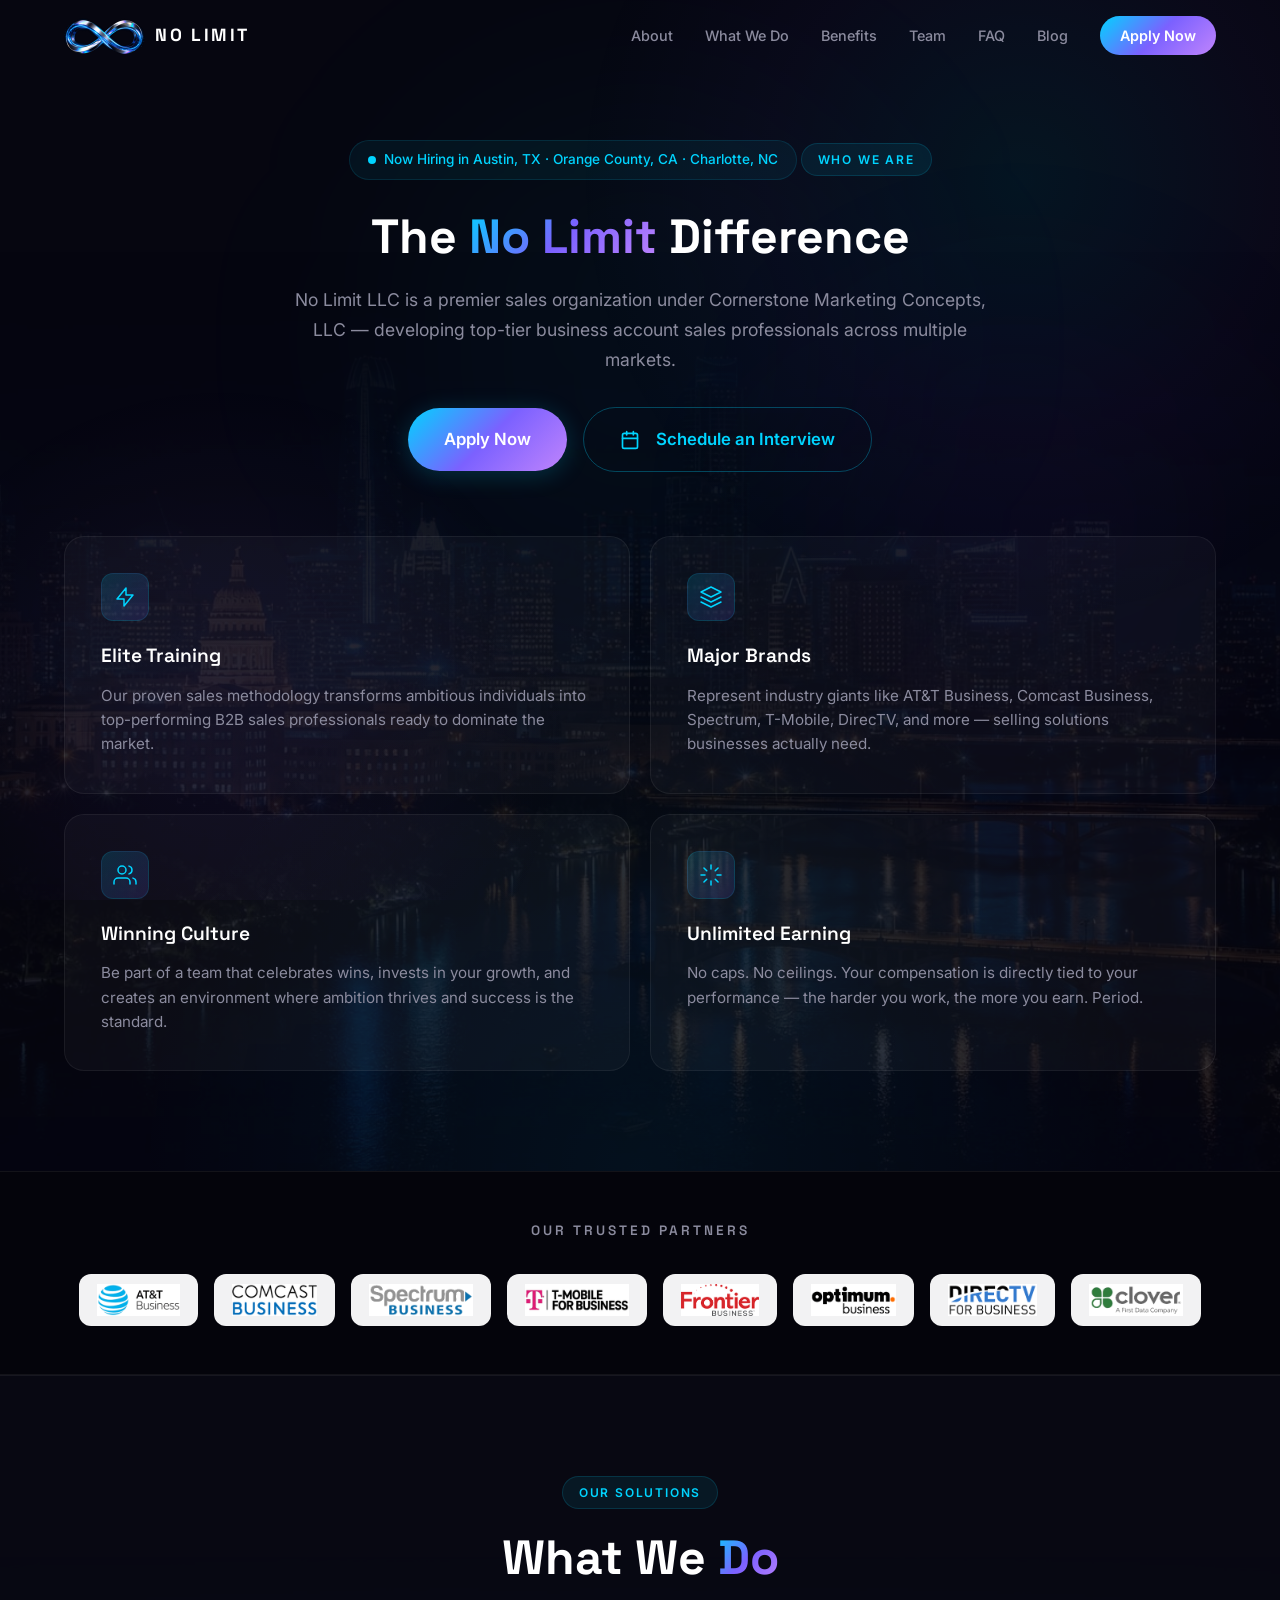
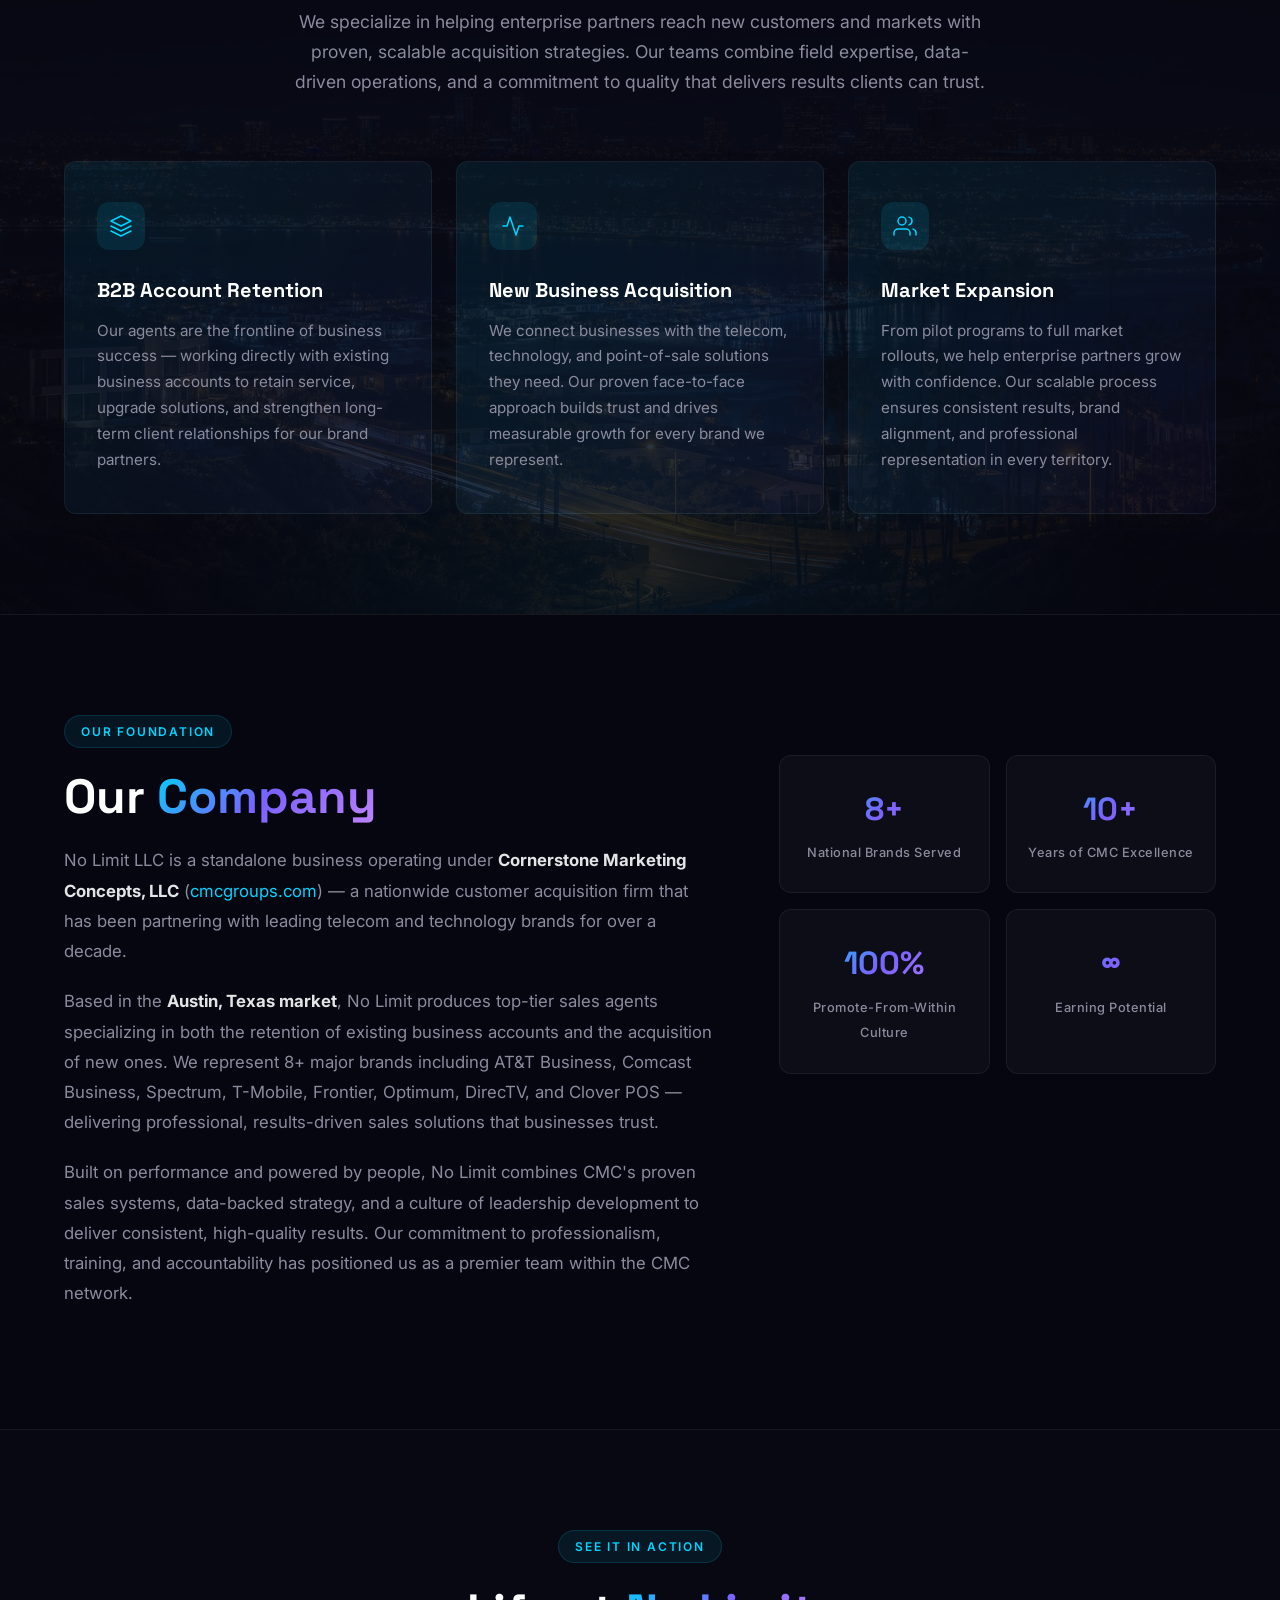
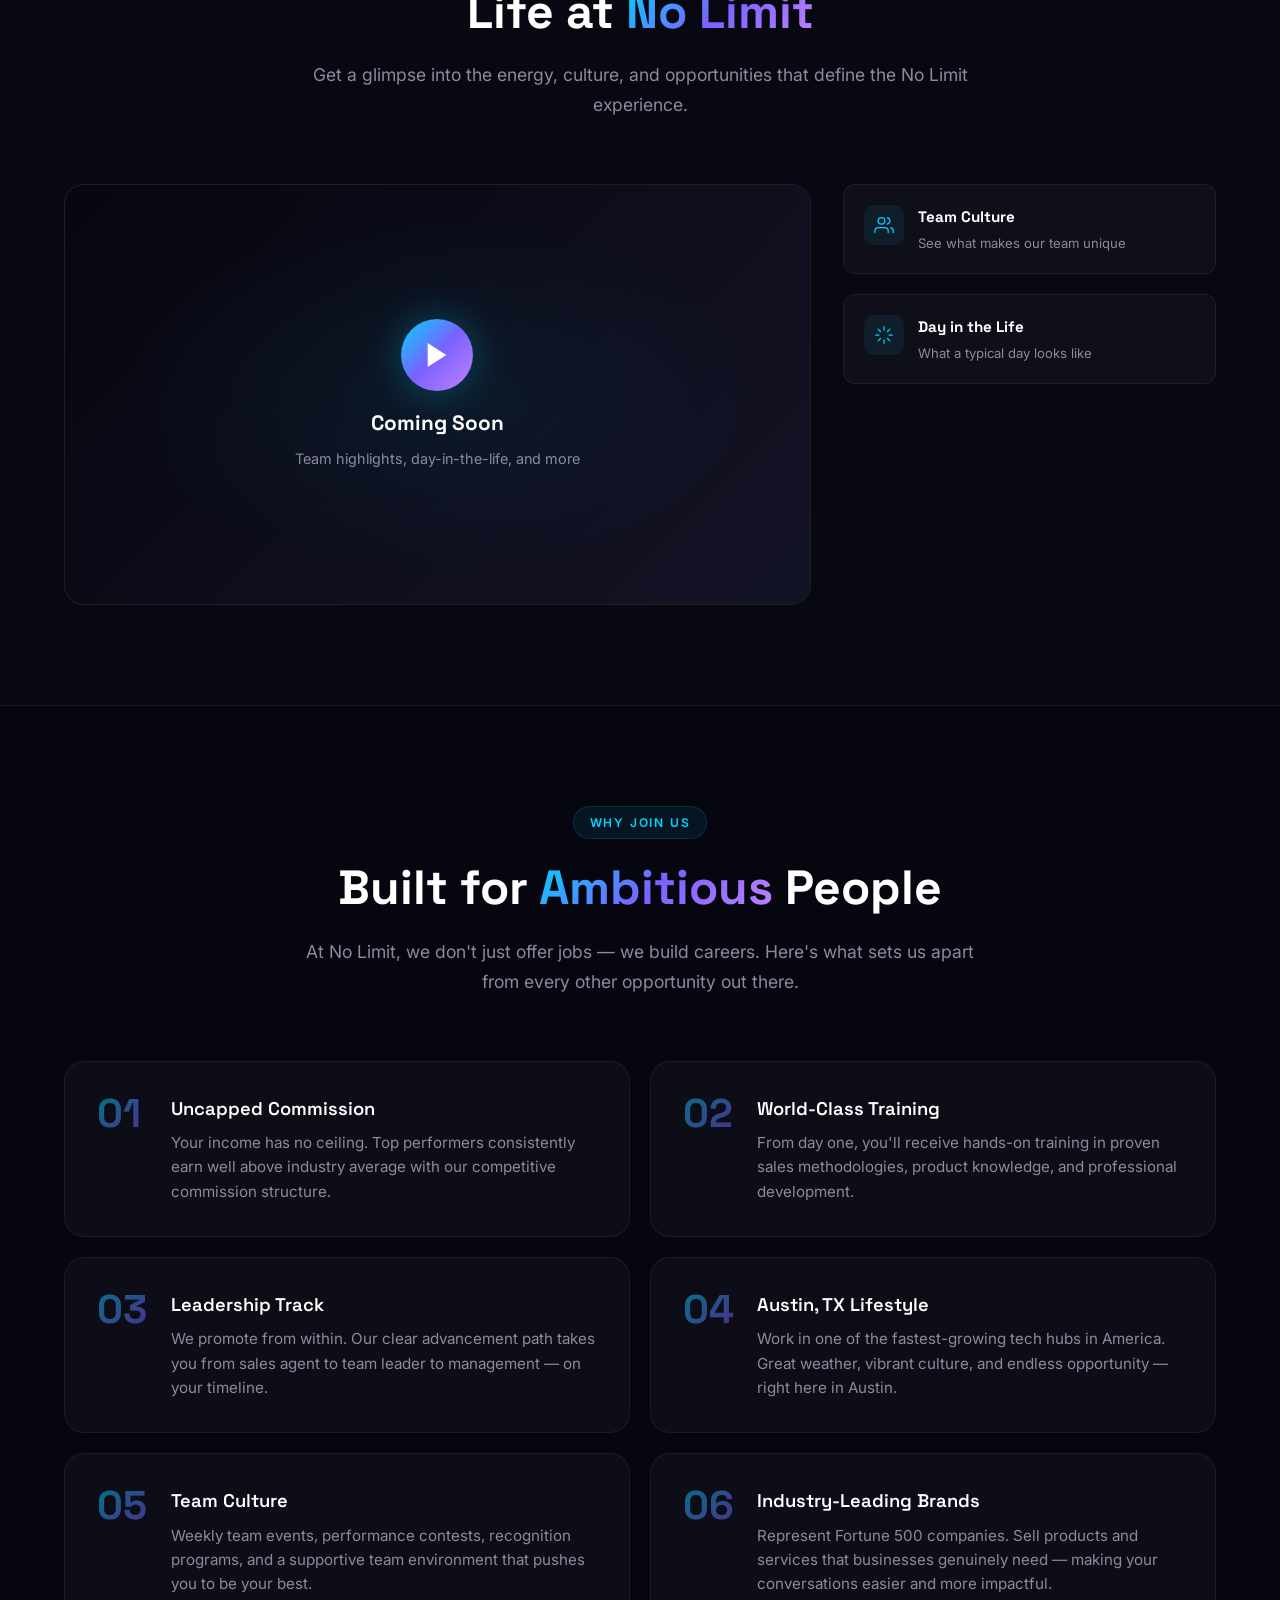
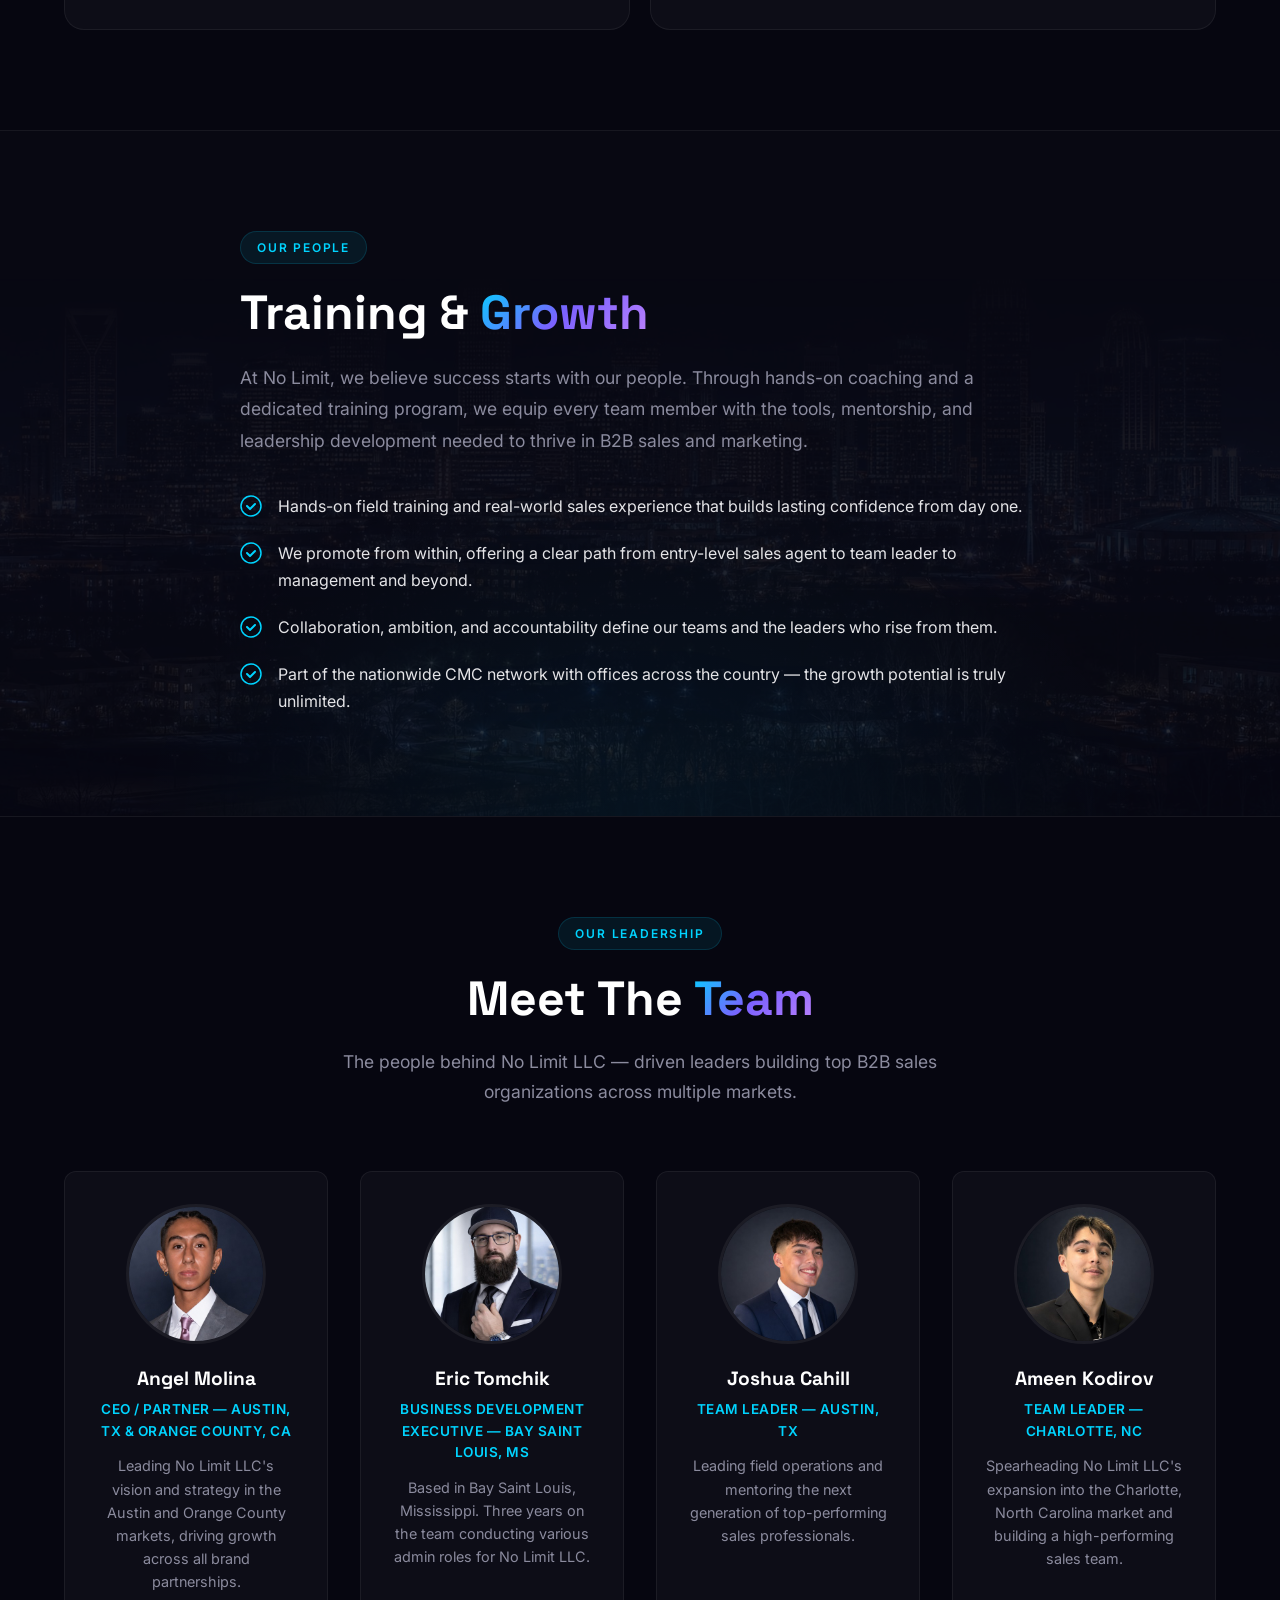
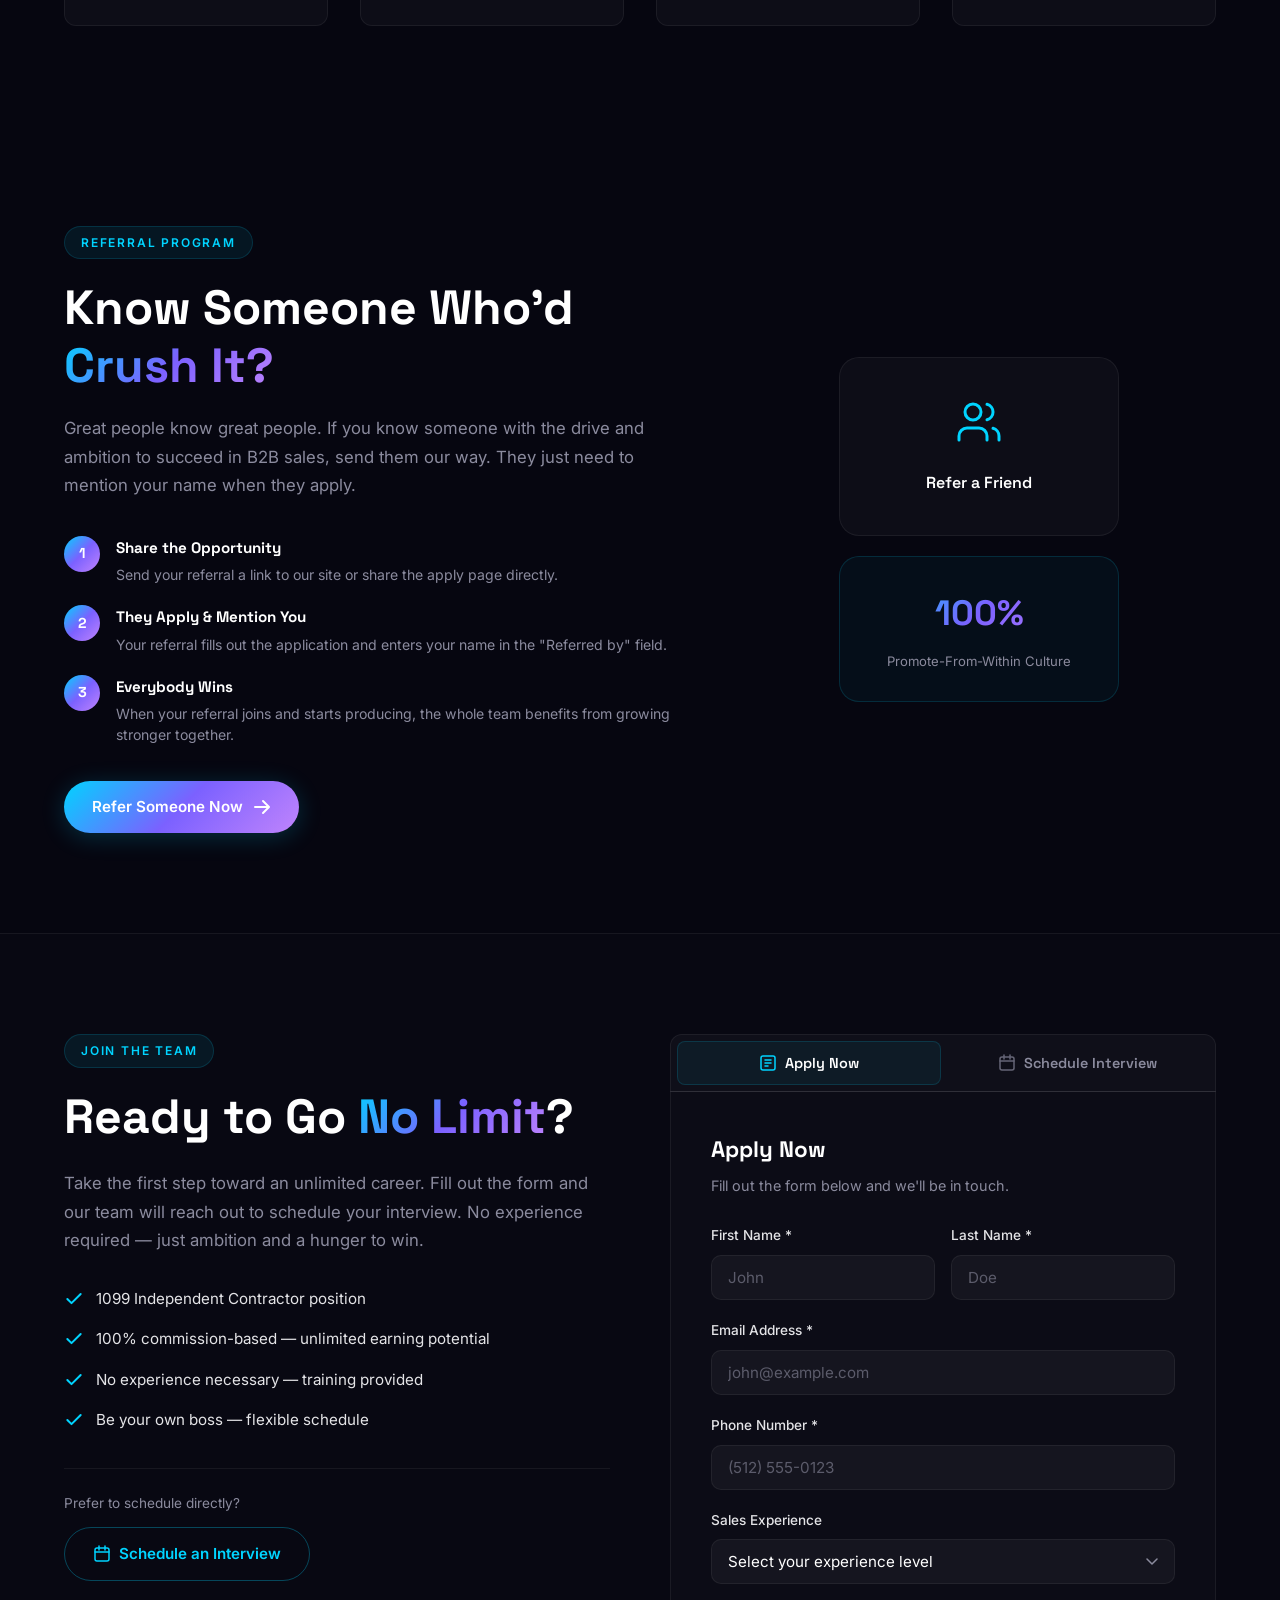
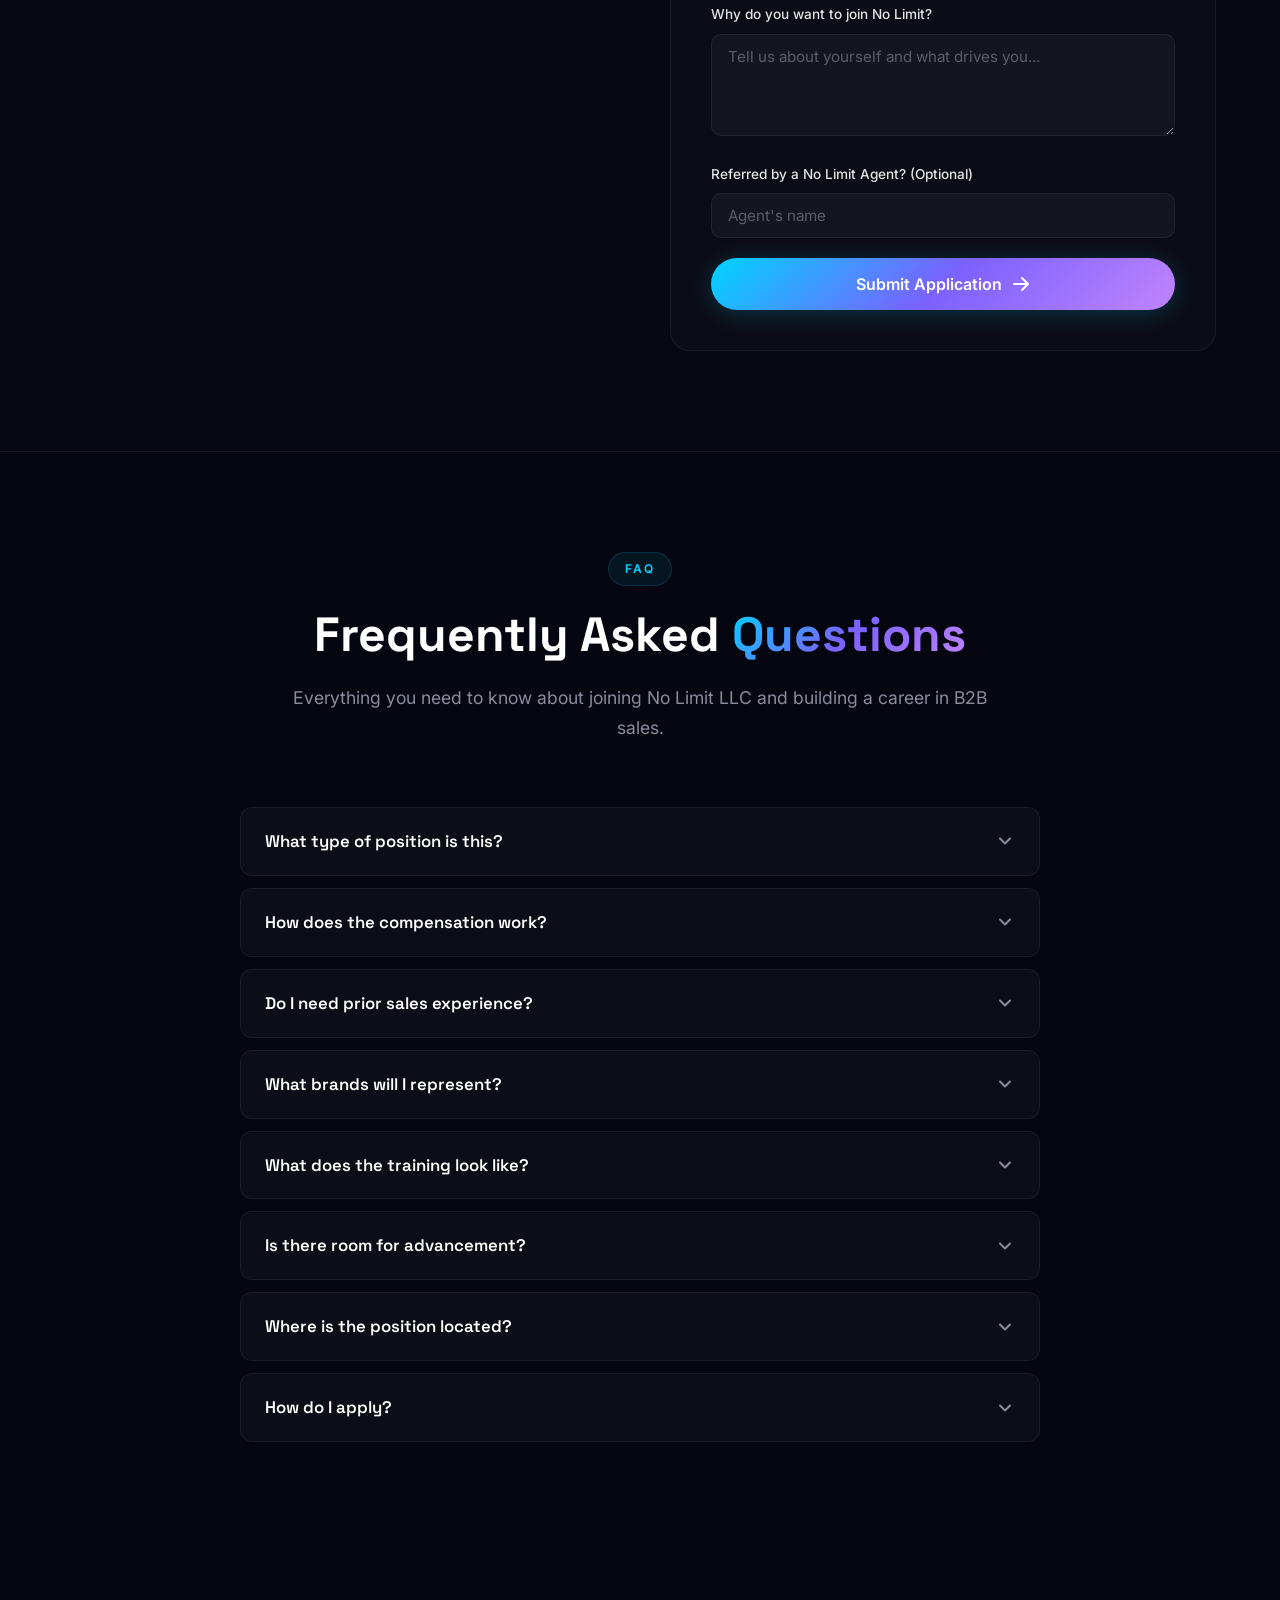
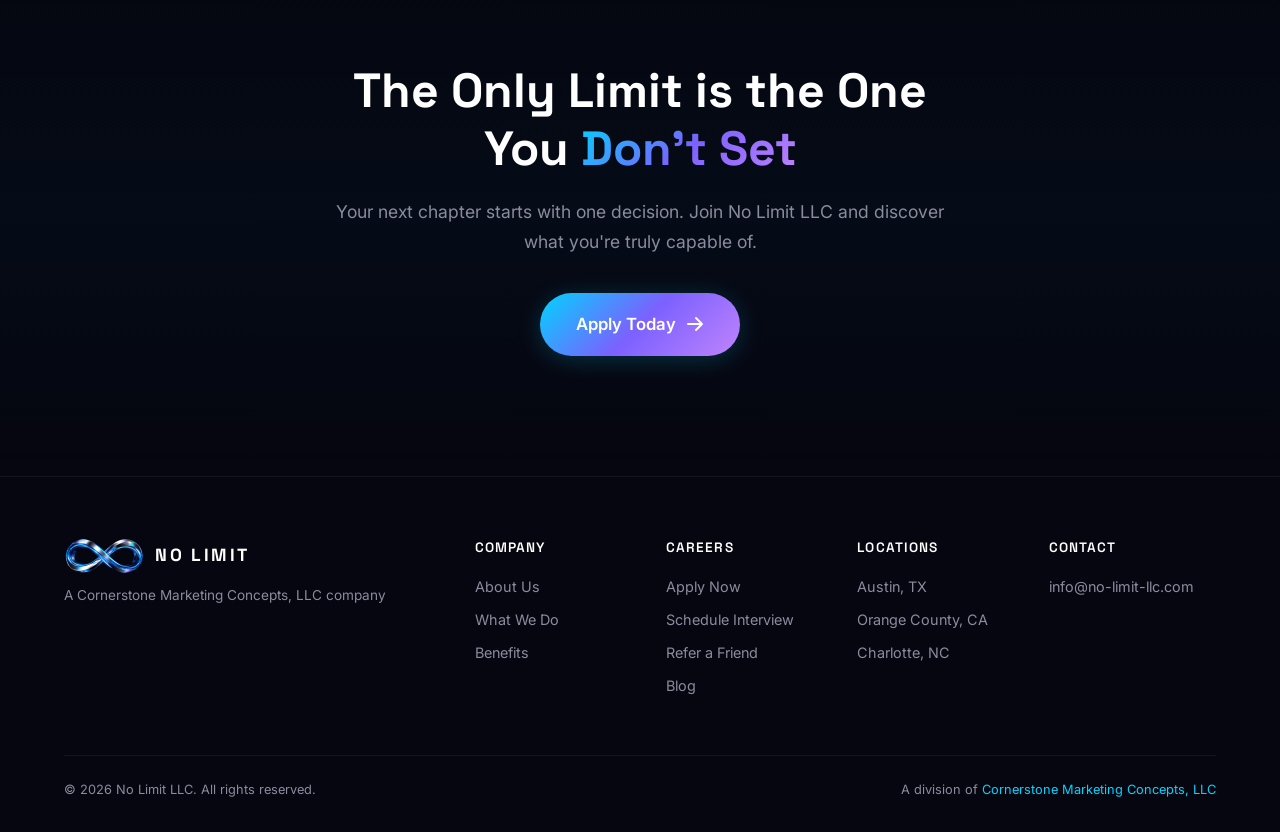
<file: index.html>
<!DOCTYPE html>
<html lang="en">
<head>
    <meta charset="UTF-8">
    <meta name="viewport" content="width=device-width, initial-scale=1.0">
    <title>No Limit LLC | Unlimited Career Potential in B2B Sales</title>
    <meta name="description" content="Join No Limit LLC in Austin, TX — the premier B2B sales team under Cornerstone Marketing Concepts. Build an unlimited career with top-tier training, uncapped earning potential, and a winning culture.">
    <link rel="icon" type="image/png" sizes="32x32" href="favicon-32.png">
    <link rel="icon" type="image/png" sizes="192x192" href="favicon-192.png">
    <link rel="apple-touch-icon" href="favicon-192.png">
    <link rel="preconnect" href="https://fonts.googleapis.com">
    <link rel="preconnect" href="https://fonts.gstatic.com" crossorigin>
    <link href="https://fonts.googleapis.com/css2?family=Inter:wght@300;400;500;600;700;800;900&family=Space+Grotesk:wght@400;500;600;700&display=swap" rel="stylesheet">
    <link rel="stylesheet" href="styles.css">

    <!-- Cal.com Embed Script -->
    <script>
      (function (C, A, L) { let p = function (a, ar) { a.q.push(ar); }; let d = C.document; C.Cal = C.Cal || function () { let cal = C.Cal; let ar = arguments; if (!cal.loaded) { cal.ns = {}; cal.q = cal.q || []; d.head.appendChild(d.createElement("script")).src = A; cal.loaded = true; } if (ar[0] === L) { const api = function () { p(api, arguments); }; const namespace = ar[1]; api.q = api.q || []; if(typeof namespace === "string"){cal.ns[namespace] = cal.ns[namespace] || api;p(cal.ns[namespace], ar);p(cal, ["initNamespace", namespace]);} else p(cal, ar); return;} p(cal, ar); }; })(window, "https://app.cal.com/embed/embed.js", "init");
      Cal("init", {origin:"https://cal.com"});
      Cal("ui", {"theme":"dark","cssVarsPerTheme":{"dark":{"cal-brand":"#00d4ff"}},"hideEventTypeDetails":false});
    </script>
</head>
<body>
    <!-- Animated background grid -->
    <div class="bg-grid" aria-hidden="true"></div>
    <div class="bg-glow bg-glow-1" aria-hidden="true"></div>
    <div class="bg-glow bg-glow-2" aria-hidden="true"></div>

    <!-- Navigation -->
    <nav class="navbar" id="navbar">
        <div class="nav-container">
            <a href="#" class="nav-logo">
                <img src="logo-nav.png" alt="No Limit" class="logo-icon">
                <span class="logo-text">NO LIMIT</span>
            </a>
            <div class="nav-links" id="navLinks">
                <a href="#about" class="nav-link">About</a>
                <a href="#what-we-do" class="nav-link">What We Do</a>
                <a href="#benefits" class="nav-link">Benefits</a>
                <a href="#team" class="nav-link">Team</a>
                <a href="#faq" class="nav-link">FAQ</a>
                <a href="blog/" class="nav-link">Blog</a>
                <a href="#apply" class="nav-link nav-cta">Apply Now</a>
            </div>
            <button class="nav-toggle" id="navToggle" aria-label="Toggle menu">
                <span></span>
                <span></span>
                <span></span>
            </button>
        </div>
    </nav>

    <!-- About Section (Top of page) -->
    <section class="section section-first city-bg city-bg-austin" id="about">
        <div class="container">
            <div class="section-header">
                <div class="hero-badge">
                    <span class="badge-dot"></span>
                    Now Hiring in Austin, TX · Orange County, CA · Charlotte, NC
                </div>
                <span class="section-tag">Who We Are</span>
                <h2 class="section-title">The <span class="gradient-text">No Limit</span> Difference</h2>
                <p class="section-subtitle">
                    No Limit LLC is a premier sales organization under Cornerstone Marketing Concepts, LLC — 
                    developing top-tier business account sales professionals across multiple markets.
                </p>
                <div class="hero-cta-row">
                    <a href="#apply" class="btn btn-primary btn-lg">Apply Now</a>
                    <a href="#" class="btn btn-outline btn-lg" onclick="openCalendlyModal(event)">
                        <svg viewBox="0 0 24 24" fill="none" stroke="currentColor" stroke-width="2" stroke-linecap="round" stroke-linejoin="round" style="width:20px;height:20px;margin-right:8px;vertical-align:middle;"><rect x="3" y="4" width="18" height="18" rx="2" ry="2"/><line x1="16" y1="2" x2="16" y2="6"/><line x1="8" y1="2" x2="8" y2="6"/><line x1="3" y1="10" x2="21" y2="10"/></svg>
                        Schedule an Interview
                    </a>
                </div>
            </div>
            <div class="about-grid">
                <div class="about-card">
                    <div class="about-icon">
                        <svg viewBox="0 0 24 24" fill="none" stroke="currentColor" stroke-width="1.5"><path d="M13 10V3L4 14h7v7l9-11h-7z" stroke-linecap="round" stroke-linejoin="round"/></svg>
                    </div>
                    <h3>Elite Training</h3>
                    <p>Our proven sales methodology transforms ambitious individuals into top-performing B2B sales professionals ready to dominate the market.</p>
                </div>
                <div class="about-card">
                    <div class="about-icon">
                        <svg viewBox="0 0 24 24" fill="none" stroke="currentColor" stroke-width="1.5"><path d="M12 2L2 7l10 5 10-5-10-5zM2 17l10 5 10-5M2 12l10 5 10-5" stroke-linecap="round" stroke-linejoin="round"/></svg>
                    </div>
                    <h3>Major Brands</h3>
                    <p>Represent industry giants like AT&T Business, Comcast Business, Spectrum, T-Mobile, DirecTV, and more — selling solutions businesses actually need.</p>
                </div>
                <div class="about-card">
                    <div class="about-icon">
                        <svg viewBox="0 0 24 24" fill="none" stroke="currentColor" stroke-width="1.5"><path d="M17 21v-2a4 4 0 00-4-4H5a4 4 0 00-4 4v2M9 11a4 4 0 100-8 4 4 0 000 8zM23 21v-2a4 4 0 00-3-3.87M16 3.13a4 4 0 010 7.75" stroke-linecap="round" stroke-linejoin="round"/></svg>
                    </div>
                    <h3>Winning Culture</h3>
                    <p>Be part of a team that celebrates wins, invests in your growth, and creates an environment where ambition thrives and success is the standard.</p>
                </div>
                <div class="about-card">
                    <div class="about-icon">
                        <svg viewBox="0 0 24 24" fill="none" stroke="currentColor" stroke-width="1.5"><path d="M12 2v4M12 18v4M4.93 4.93l2.83 2.83M16.24 16.24l2.83 2.83M2 12h4M18 12h4M4.93 19.07l2.83-2.83M16.24 7.76l2.83-2.83" stroke-linecap="round"/></svg>
                    </div>
                    <h3>Unlimited Earning</h3>
                    <p>No caps. No ceilings. Your compensation is directly tied to your performance — the harder you work, the more you earn. Period.</p>
                </div>
            </div>
        </div>
    </section>

    <!-- Trusted Partners Logo Bar -->
    <section class="partners-bar" id="services">
        <div class="container">
            <h3 class="partners-title">OUR TRUSTED PARTNERS</h3>
            <div class="partners-logos">
                <div class="partner-logo-pill"><img src="logos/att-business.png" alt="AT&T Business" loading="lazy"></div>
                <div class="partner-logo-pill"><img src="logos/comcast-business.png" alt="Comcast Business" loading="lazy"></div>
                <div class="partner-logo-pill"><img src="logos/spectrum-business.png" alt="Spectrum Business" loading="lazy"></div>
                <div class="partner-logo-pill"><img src="logos/tmobile-business.png" alt="T-Mobile for Business" loading="lazy"></div>
                <div class="partner-logo-pill"><img src="logos/frontier-business.png" alt="Frontier Business" loading="lazy"></div>
                <div class="partner-logo-pill"><img src="logos/optimum-business.png" alt="Optimum Business" loading="lazy"></div>
                <div class="partner-logo-pill"><img src="logos/dtv-business.png" alt="DirecTV for Business" loading="lazy"></div>
                <div class="partner-logo-pill"><img src="logos/clover-logo.png" alt="Clover POS" loading="lazy"></div>
            </div>
        </div>
    </section>

    <!-- Our Services Section -->
    <section class="section section-dark city-bg city-bg-oc" id="what-we-do">
        <div class="container">
            <div class="section-header">
                <span class="section-tag">Our Solutions</span>
                <h2 class="section-title">What We <span class="gradient-text">Do</span></h2>
                <p class="section-subtitle">
                    We specialize in helping enterprise partners reach new customers and markets with proven, 
                    scalable acquisition strategies. Our teams combine field expertise, data-driven operations, 
                    and a commitment to quality that delivers results clients can trust.
                </p>
            </div>
            <div class="services-grid">
                <div class="service-card">
                    <div class="service-icon">
                        <svg viewBox="0 0 24 24" fill="none" stroke="currentColor" stroke-width="1.5"><path d="M12 2L2 7l10 5 10-5-10-5zM2 17l10 5 10-5M2 12l10 5 10-5" stroke-linecap="round" stroke-linejoin="round"/></svg>
                    </div>
                    <h3>B2B Account Retention</h3>
                    <p>Our agents are the frontline of business success — working directly with existing business accounts to retain service, upgrade solutions, and strengthen long-term client relationships for our brand partners.</p>
                </div>
                <div class="service-card">
                    <div class="service-icon">
                        <svg viewBox="0 0 24 24" fill="none" stroke="currentColor" stroke-width="1.5"><path d="M22 12h-4l-3 9L9 3l-3 9H2" stroke-linecap="round" stroke-linejoin="round"/></svg>
                    </div>
                    <h3>New Business Acquisition</h3>
                    <p>We connect businesses with the telecom, technology, and point-of-sale solutions they need. Our proven face-to-face approach builds trust and drives measurable growth for every brand we represent.</p>
                </div>
                <div class="service-card">
                    <div class="service-icon">
                        <svg viewBox="0 0 24 24" fill="none" stroke="currentColor" stroke-width="1.5"><path d="M17 21v-2a4 4 0 00-4-4H5a4 4 0 00-4 4v2M9 11a4 4 0 100-8 4 4 0 000 8zM23 21v-2a4 4 0 00-3-3.87M16 3.13a4 4 0 010 7.75" stroke-linecap="round" stroke-linejoin="round"/></svg>
                    </div>
                    <h3>Market Expansion</h3>
                    <p>From pilot programs to full market rollouts, we help enterprise partners grow with confidence. Our scalable process ensures consistent results, brand alignment, and professional representation in every territory.</p>
                </div>
            </div>
        </div>
    </section>

    <!-- Our Company Section -->
    <section class="section" id="company">
        <div class="container">
            <div class="company-layout">
                <div class="company-text">
                    <span class="section-tag">Our Foundation</span>
                    <h2 class="section-title">Our <span class="gradient-text">Company</span></h2>
                    <p class="company-description">
                        No Limit LLC is a standalone business operating under <strong>Cornerstone Marketing Concepts, LLC</strong> 
                        (<a href="https://cmcgroups.com" target="_blank" rel="noopener">cmcgroups.com</a>) — a nationwide customer acquisition 
                        firm that has been partnering with leading telecom and technology brands for over a decade.
                    </p>
                    <p class="company-description">
                        Based in the <strong>Austin, Texas market</strong>, No Limit produces top-tier sales agents specializing in both 
                        the retention of existing business accounts and the acquisition of new ones. We represent 8+ major brands including 
                        AT&T Business, Comcast Business, Spectrum, T-Mobile, Frontier, Optimum, DirecTV, and Clover POS — delivering 
                        professional, results-driven sales solutions that businesses trust.
                    </p>
                    <p class="company-description">
                        Built on performance and powered by people, No Limit combines CMC's proven sales systems, data-backed strategy, 
                        and a culture of leadership development to deliver consistent, high-quality results. Our commitment to professionalism, 
                        training, and accountability has positioned us as a premier team within the CMC network.
                    </p>
                </div>
                <div class="company-stats">
                    <div class="company-stat-card">
                        <span class="company-stat-number">8+</span>
                        <span class="company-stat-label">National Brands Served</span>
                    </div>
                    <div class="company-stat-card">
                        <span class="company-stat-number">10+</span>
                        <span class="company-stat-label">Years of CMC Excellence</span>
                    </div>
                    <div class="company-stat-card">
                        <span class="company-stat-number">100%</span>
                        <span class="company-stat-label">Promote-From-Within Culture</span>
                    </div>
                    <div class="company-stat-card">
                        <span class="company-stat-number">∞</span>
                        <span class="company-stat-label">Earning Potential</span>
                    </div>
                </div>
            </div>
        </div>
    </section>

    <!-- Video Section -->
    <section class="section section-dark" id="video">
        <div class="container">
            <div class="section-header">
                <span class="section-tag">See It In Action</span>
                <h2 class="section-title">Life at <span class="gradient-text">No Limit</span></h2>
                <p class="section-subtitle">
                    Get a glimpse into the energy, culture, and opportunities that define the No Limit experience.
                </p>
            </div>
            <div class="video-showcase">
                <div class="video-player-wrapper">
                    <div class="video-placeholder" id="videoPlaceholder">
                        <div class="video-placeholder-content">
                            <div class="video-play-btn">
                                <svg viewBox="0 0 24 24" fill="currentColor" width="32" height="32"><polygon points="5,3 19,12 5,21"/></svg>
                            </div>
                            <h3>Coming Soon</h3>
                            <p>Team highlights, day-in-the-life, and more</p>
                        </div>
                    </div>
                </div>
                <div class="video-features">
                    <a href="culture.html" class="video-feature">
                        <div class="video-feature-icon">
                            <svg viewBox="0 0 24 24" fill="none" stroke="currentColor" stroke-width="1.5"><path d="M17 21v-2a4 4 0 00-4-4H5a4 4 0 00-4 4v2M9 11a4 4 0 100-8 4 4 0 000 8zM23 21v-2a4 4 0 00-3-3.87M16 3.13a4 4 0 010 7.75" stroke-linecap="round" stroke-linejoin="round"/></svg>
                        </div>
                        <div>
                            <h4>Team Culture</h4>
                            <p>See what makes our team unique</p>
                        </div>
                    </a>
                    <a href="blog/day-in-the-life-b2b-sales-rep.html" class="video-feature">
                        <div class="video-feature-icon">
                            <svg viewBox="0 0 24 24" fill="none" stroke="currentColor" stroke-width="1.5"><path d="M12 2v4M12 18v4M4.93 4.93l2.83 2.83M16.24 16.24l2.83 2.83M2 12h4M18 12h4M4.93 19.07l2.83-2.83M16.24 7.76l2.83-2.83" stroke-linecap="round"/></svg>
                        </div>
                        <div>
                            <h4>Day in the Life</h4>
                            <p>What a typical day looks like</p>
                        </div>
                    </a>                </div>
            </div>
        </div>
    </section>

    <!-- Benefits Section -->
    <section class="section" id="benefits">
        <div class="container">
            <div class="section-header">
                <span class="section-tag">Why Join Us</span>
                <h2 class="section-title">Built for <span class="gradient-text">Ambitious</span> People</h2>
                <p class="section-subtitle">
                    At No Limit, we don't just offer jobs — we build careers. Here's what sets us apart 
                    from every other opportunity out there.
                </p>
            </div>
            <div class="benefits-grid">
                <div class="benefit-item">
                    <div class="benefit-number">01</div>
                    <div class="benefit-content">
                        <h3>Uncapped Commission</h3>
                        <p>Your income has no ceiling. Top performers consistently earn well above industry average with our competitive commission structure.</p>
                    </div>
                </div>
                <div class="benefit-item">
                    <div class="benefit-number">02</div>
                    <div class="benefit-content">
                        <h3>World-Class Training</h3>
                        <p>From day one, you'll receive hands-on training in proven sales methodologies, product knowledge, and professional development.</p>
                    </div>
                </div>
                <div class="benefit-item">
                    <div class="benefit-number">03</div>
                    <div class="benefit-content">
                        <h3>Leadership Track</h3>
                        <p>We promote from within. Our clear advancement path takes you from sales agent to team leader to management — on your timeline.</p>
                    </div>
                </div>
                <div class="benefit-item">
                    <div class="benefit-number">04</div>
                    <div class="benefit-content">
                        <h3>Austin, TX Lifestyle</h3>
                        <p>Work in one of the fastest-growing tech hubs in America. Great weather, vibrant culture, and endless opportunity — right here in Austin.</p>
                    </div>
                </div>
                <div class="benefit-item">
                    <div class="benefit-number">05</div>
                    <div class="benefit-content">
                        <h3>Team Culture</h3>
                        <p>Weekly team events, performance contests, recognition programs, and a supportive team environment that pushes you to be your best.</p>
                    </div>
                </div>
                <div class="benefit-item">
                    <div class="benefit-number">06</div>
                    <div class="benefit-content">
                        <h3>Industry-Leading Brands</h3>
                        <p>Represent Fortune 500 companies. Sell products and services that businesses genuinely need — making your conversations easier and more impactful.</p>
                    </div>
                </div>
            </div>
        </div>
    </section>


    <!-- Training & Growth Section -->
    <section class="section section-dark city-bg city-bg-charlotte" id="training">
        <div class="container">
            <div class="training-layout">
                <div class="training-text">
                    <span class="section-tag">Our People</span>
                    <h2 class="section-title">Training & <span class="gradient-text">Growth</span></h2>
                    <p class="training-description">
                        At No Limit, we believe success starts with our people. Through hands-on coaching and a 
                        dedicated training program, we equip every team member with the tools, mentorship, and 
                        leadership development needed to thrive in B2B sales and marketing.
                    </p>
                    <div class="training-points">
                        <div class="training-point">
                            <svg width="22" height="22" viewBox="0 0 22 22" fill="none"><circle cx="11" cy="11" r="10" stroke="var(--accent)" stroke-width="1.5"/><path d="M7 11l3 3 5-5" stroke="var(--accent)" stroke-width="2" stroke-linecap="round" stroke-linejoin="round"/></svg>
                            <span>Hands-on field training and real-world sales experience that builds lasting confidence from day one.</span>
                        </div>
                        <div class="training-point">
                            <svg width="22" height="22" viewBox="0 0 22 22" fill="none"><circle cx="11" cy="11" r="10" stroke="var(--accent)" stroke-width="1.5"/><path d="M7 11l3 3 5-5" stroke="var(--accent)" stroke-width="2" stroke-linecap="round" stroke-linejoin="round"/></svg>
                            <span>We promote from within, offering a clear path from entry-level sales agent to team leader to management and beyond.</span>
                        </div>
                        <div class="training-point">
                            <svg width="22" height="22" viewBox="0 0 22 22" fill="none"><circle cx="11" cy="11" r="10" stroke="var(--accent)" stroke-width="1.5"/><path d="M7 11l3 3 5-5" stroke="var(--accent)" stroke-width="2" stroke-linecap="round" stroke-linejoin="round"/></svg>
                            <span>Collaboration, ambition, and accountability define our teams and the leaders who rise from them.</span>
                        </div>
                        <div class="training-point">
                            <svg width="22" height="22" viewBox="0 0 22 22" fill="none"><circle cx="11" cy="11" r="10" stroke="var(--accent)" stroke-width="1.5"/><path d="M7 11l3 3 5-5" stroke="var(--accent)" stroke-width="2" stroke-linecap="round" stroke-linejoin="round"/></svg>
                            <span>Part of the nationwide CMC network with offices across the country — the growth potential is truly unlimited.</span>
                        </div>
                    </div>
                </div>
            </div>
        </div>
    </section>

    <!-- Meet The Team Section -->
    <section class="section" id="team">
        <div class="container">
            <div class="section-header">
                <span class="section-tag">Our Leadership</span>
                <h2 class="section-title">Meet The <span class="gradient-text">Team</span></h2>
                <p class="section-subtitle">
                    The people behind No Limit LLC — driven leaders building top B2B sales organizations across multiple markets.
                </p>
            </div>
            <div class="team-grid">
                <div class="team-card">
                    <div class="team-photo">
                        <img src="team/angel-molina.jpg?v=3" alt="Angel Molina" loading="lazy">
                    </div>
                    <h3 class="team-name">Angel Molina</h3>
                    <span class="team-title">CEO / Partner — Austin, TX & Orange County, CA</span>
                    <p class="team-bio">Leading No Limit LLC's vision and strategy in the Austin and Orange County markets, driving growth across all brand partnerships.</p>
                </div>
                <div class="team-card">
                    <div class="team-photo">
                        <img src="team/eric-tomchik.jpg" alt="Eric Tomchik" loading="lazy">
                    </div>
                    <h3 class="team-name">Eric Tomchik</h3>
                    <span class="team-title">Business Development Executive — Bay Saint Louis, MS</span>
                    <p class="team-bio">Based in Bay Saint Louis, Mississippi. Three years on the team conducting various admin roles for No Limit LLC.</p>
                </div>
                <div class="team-card">
                    <div class="team-photo">
                        <img src="team/joshua-cahill.jpg" alt="Joshua Cahill" loading="lazy">
                    </div>
                    <h3 class="team-name">Joshua Cahill</h3>
                    <span class="team-title">Team Leader — Austin, TX</span>
                    <p class="team-bio">Leading field operations and mentoring the next generation of top-performing sales professionals.</p>
                </div>
                <div class="team-card">
                    <div class="team-photo">
                        <img src="team/ameen-kodirov.jpg" alt="Ameen Kodirov" loading="lazy">
                    </div>
                    <h3 class="team-name">Ameen Kodirov</h3>
                    <span class="team-title">Team Leader — Charlotte, NC</span>
                    <p class="team-bio">Spearheading No Limit LLC's expansion into the Charlotte, North Carolina market and building a high-performing sales team.</p>
                </div>
            </div>
        </div>
    </section>


    <!-- Referral Section -->
    <section class="section" id="referral">
        <div class="container">
            <div class="referral-layout">
                <div class="referral-content">
                    <span class="section-tag">Referral Program</span>
                    <h2 class="section-title">Know Someone Who'd <span class="gradient-text">Crush It?</span></h2>
                    <p class="referral-description">
                        Great people know great people. If you know someone with the drive and ambition 
                        to succeed in B2B sales, send them our way. They just need to mention your name 
                        when they apply.
                    </p>
                    <div class="referral-steps">
                        <div class="referral-step">
                            <div class="referral-step-number">1</div>
                            <div>
                                <h4>Share the Opportunity</h4>
                                <p>Send your referral a link to our site or share the apply page directly.</p>
                            </div>
                        </div>
                        <div class="referral-step">
                            <div class="referral-step-number">2</div>
                            <div>
                                <h4>They Apply & Mention You</h4>
                                <p>Your referral fills out the application and enters your name in the "Referred by" field.</p>
                            </div>
                        </div>
                        <div class="referral-step">
                            <div class="referral-step-number">3</div>
                            <div>
                                <h4>Everybody Wins</h4>
                                <p>When your referral joins and starts producing, the whole team benefits from growing stronger together.</p>
                            </div>
                        </div>
                    </div>
                    <a href="#apply" class="btn btn-primary">
                        Refer Someone Now
                        <svg width="20" height="20" viewBox="0 0 20 20" fill="none"><path d="M4 10h12M12 4l6 6-6 6" stroke="currentColor" stroke-width="2" stroke-linecap="round" stroke-linejoin="round"/></svg>
                    </a>
                </div>
                <div class="referral-visual">
                    <div class="referral-card-stack">
                        <div class="referral-icon-card">
                            <svg viewBox="0 0 24 24" fill="none" stroke="currentColor" stroke-width="1.5" width="48" height="48">
                                <path d="M16 21v-2a4 4 0 00-4-4H6a4 4 0 00-4 4v2" stroke-linecap="round" stroke-linejoin="round"/>
                                <circle cx="9" cy="7" r="4"/>
                                <path d="M22 21v-2a4 4 0 00-3-3.87M16 3.13a4 4 0 010 7.75" stroke-linecap="round" stroke-linejoin="round"/>
                            </svg>
                            <span class="referral-icon-label">Refer a Friend</span>
                        </div>
                        <div class="referral-stat-card">
                            <span class="referral-stat-big">100%</span>
                            <span class="referral-stat-label">Promote-From-Within Culture</span>
                        </div>
                    </div>
                </div>
            </div>
        </div>
    </section>

    <!-- Apply / Form Section -->
    <section class="section section-dark" id="apply">
        <div class="container">
            <div class="apply-layout">
                <div class="apply-info">
                    <span class="section-tag">Join the Team</span>
                    <h2 class="section-title">Ready to Go <span class="gradient-text">No Limit</span>?</h2>
                    <p class="apply-description">
                        Take the first step toward an unlimited career. Fill out the form and our team 
                        will reach out to schedule your interview. No experience required — just ambition 
                        and a hunger to win.
                    </p>
                    <div class="apply-features">
                        <div class="apply-feature">
                            <svg width="20" height="20" viewBox="0 0 20 20" fill="none"><path d="M16.667 5L7.5 14.167 3.333 10" stroke="currentColor" stroke-width="2" stroke-linecap="round" stroke-linejoin="round"/></svg>
                            <span>1099 Independent Contractor position</span>
                        </div>
                        <div class="apply-feature">
                            <svg width="20" height="20" viewBox="0 0 20 20" fill="none"><path d="M16.667 5L7.5 14.167 3.333 10" stroke="currentColor" stroke-width="2" stroke-linecap="round" stroke-linejoin="round"/></svg>
                            <span>100% commission-based — unlimited earning potential</span>
                        </div>
                        <div class="apply-feature">
                            <svg width="20" height="20" viewBox="0 0 20 20" fill="none"><path d="M16.667 5L7.5 14.167 3.333 10" stroke="currentColor" stroke-width="2" stroke-linecap="round" stroke-linejoin="round"/></svg>
                            <span>No experience necessary — training provided</span>
                        </div>
                        <div class="apply-feature">
                            <svg width="20" height="20" viewBox="0 0 20 20" fill="none"><path d="M16.667 5L7.5 14.167 3.333 10" stroke="currentColor" stroke-width="2" stroke-linecap="round" stroke-linejoin="round"/></svg>
                            <span>Be your own boss — flexible schedule</span>
                        </div>
                    </div>

                    <!-- Schedule CTA -->
                    <div class="calendly-cta">
                        <p class="calendly-label">Prefer to schedule directly?</p>
                        <a href="#apply" class="btn btn-outline" id="calendlyBtn" onclick="openCalendly(event)">
                            <svg width="18" height="18" viewBox="0 0 18 18" fill="none"><rect x="2" y="3" width="14" height="13" rx="2" stroke="currentColor" stroke-width="1.5"/><path d="M2 7h14M6 1v4M12 1v4" stroke="currentColor" stroke-width="1.5" stroke-linecap="round"/></svg>
                            Schedule an Interview
                        </a>
                    </div>
                </div>

                <div class="apply-form-wrapper">
                    <!-- Tab Switcher -->
                    <div class="apply-tabs">
                        <button class="apply-tab active" data-tab="form" id="tabForm">
                            <svg width="18" height="18" viewBox="0 0 18 18" fill="none"><path d="M14 2H4a2 2 0 00-2 2v10a2 2 0 002 2h10a2 2 0 002-2V4a2 2 0 00-2-2z" stroke="currentColor" stroke-width="1.5"/><path d="M6 6h6M6 9h6M6 12h3" stroke="currentColor" stroke-width="1.5" stroke-linecap="round"/></svg>
                            Apply Now
                        </button>
                        <button class="apply-tab" data-tab="calendar" id="tabCalendar">
                            <svg width="18" height="18" viewBox="0 0 18 18" fill="none"><rect x="2" y="3" width="14" height="13" rx="2" stroke="currentColor" stroke-width="1.5"/><path d="M2 7h14M6 1v4M12 1v4" stroke="currentColor" stroke-width="1.5" stroke-linecap="round"/></svg>
                            Schedule Interview
                        </button>
                    </div>

                    <!-- Form Panel -->
                    <div class="apply-panel active" id="panelForm">
                        <form class="apply-form" id="applicationForm" action="https://formsubmit.co/info@no-limit-llc.com" method="POST">
                            <!-- FormSubmit config -->
                            <input type="hidden" name="_subject" value="New Application - No Limit LLC">
                            <input type="hidden" name="_template" value="box">
                            <input type="hidden" name="_captcha" value="true">
                            <input type="text" name="_honey" style="display:none">
                            <input type="hidden" name="_next" value="https://www.no-limit-llc.com/thank-you.html">
                            
                            <h3 class="form-title">Apply Now</h3>
                            <p class="form-subtitle">Fill out the form below and we'll be in touch.</p>
                            
                            <div class="form-row">
                                <div class="form-group">
                                    <label for="firstName">First Name *</label>
                                    <input type="text" id="firstName" name="First Name" required placeholder="John">
                                </div>
                                <div class="form-group">
                                    <label for="lastName">Last Name *</label>
                                    <input type="text" id="lastName" name="Last Name" required placeholder="Doe">
                                </div>
                            </div>
                            <div class="form-group">
                                <label for="email">Email Address *</label>
                                <input type="email" id="email" name="Email" required placeholder="john@example.com">
                            </div>
                            <div class="form-group">
                                <label for="phone">Phone Number *</label>
                                <input type="tel" id="phone" name="Phone" required placeholder="(512) 555-0123">
                            </div>
                            <div class="form-group">
                                <label for="experience">Sales Experience</label>
                                <select id="experience" name="Sales Experience">
                                    <option value="" disabled selected>Select your experience level</option>
                                    <option value="none">No experience (that's okay!)</option>
                                    <option value="0-1">Less than 1 year</option>
                                    <option value="1-3">1-3 years</option>
                                    <option value="3-5">3-5 years</option>
                                    <option value="5+">5+ years</option>
                                </select>
                            </div>
                            <div class="form-group">
                                <label for="message">Why do you want to join No Limit?</label>
                                <textarea id="message" name="Message" rows="4" placeholder="Tell us about yourself and what drives you..."></textarea>
                            </div>
                            <div class="form-group">
                                <label for="agentReferral">Referred by a No Limit Agent? (Optional)</label>
                                <input type="text" id="agentReferral" name="Agent Referral" placeholder="Agent's name">
                            </div>
                            <button type="submit" class="btn btn-primary btn-full">
                                Submit Application
                                <svg width="20" height="20" viewBox="0 0 20 20" fill="none"><path d="M4 10h12M12 4l6 6-6 6" stroke="currentColor" stroke-width="2" stroke-linecap="round" stroke-linejoin="round"/></svg>
                            </button>
                        </form>
                    </div>

                    <!-- Calendar Panel -->
                    <div class="apply-panel" id="panelCalendar">
                        <div class="cal-embed-container">
                            <div class="cal-embed-header">
                                <h3 class="form-title">Schedule Your Interview</h3>
                                <p class="form-subtitle">Pick a date and time that works for you — we'll confirm within 24 hours.</p>
                            </div>
                            <div id="cal-inline-embed" style="width:100%;height:100%;overflow:auto"></div>
                        </div>
                    </div>
                </div>
            </div>
        </div>
    </section>

    <!-- FAQ Section -->
    <section class="section" id="faq">
        <div class="container">
            <div class="section-header">
                <span class="section-tag">FAQ</span>
                <h2 class="section-title">Frequently Asked <span class="gradient-text">Questions</span></h2>
                <p class="section-subtitle">
                    Everything you need to know about joining No Limit LLC and building a career in B2B sales.
                </p>
            </div>
            <div class="faq-list">
                <details class="faq-item">
                    <summary class="faq-question">
                        <span>What type of position is this?</span>
                        <svg class="faq-chevron" width="20" height="20" viewBox="0 0 20 20" fill="none"><path d="M5 7.5l5 5 5-5" stroke="currentColor" stroke-width="2" stroke-linecap="round" stroke-linejoin="round"/></svg>
                    </summary>
                    <div class="faq-answer">
                        <p>This is a <strong>1099 independent contractor</strong> position. You'll operate as your own boss with the freedom and flexibility that comes with being an independent business professional. This means you control your schedule, your approach, and ultimately your income.</p>
                    </div>
                </details>
                <details class="faq-item">
                    <summary class="faq-question">
                        <span>How does the compensation work?</span>
                        <svg class="faq-chevron" width="20" height="20" viewBox="0 0 20 20" fill="none"><path d="M5 7.5l5 5 5-5" stroke="currentColor" stroke-width="2" stroke-linecap="round" stroke-linejoin="round"/></svg>
                    </summary>
                    <div class="faq-answer">
                        <p>Compensation is <strong>100% commission-based with unlimited earning potential</strong>. There are absolutely no caps on what you can earn. Top-performing agents consistently earn well above traditional salaried positions. The more effort you put in, the more you make — it's that simple.</p>
                    </div>
                </details>
                <details class="faq-item">
                    <summary class="faq-question">
                        <span>Do I need prior sales experience?</span>
                        <svg class="faq-chevron" width="20" height="20" viewBox="0 0 20 20" fill="none"><path d="M5 7.5l5 5 5-5" stroke="currentColor" stroke-width="2" stroke-linecap="round" stroke-linejoin="round"/></svg>
                    </summary>
                    <div class="faq-answer">
                        <p><strong>No experience is required.</strong> We provide comprehensive hands-on training from day one. Our proven sales methodology, product training, and mentorship program are designed to transform ambitious individuals — regardless of background — into elite B2B sales professionals.</p>
                    </div>
                </details>
                <details class="faq-item">
                    <summary class="faq-question">
                        <span>What brands will I represent?</span>
                        <svg class="faq-chevron" width="20" height="20" viewBox="0 0 20 20" fill="none"><path d="M5 7.5l5 5 5-5" stroke="currentColor" stroke-width="2" stroke-linecap="round" stroke-linejoin="round"/></svg>
                    </summary>
                    <div class="faq-answer">
                        <p>No Limit LLC is contracted with 8+ major brands including <strong>AT&T Business, Comcast Business, Spectrum, T-Mobile, Frontier, Optimum, DirecTV, and Clover POS</strong>. You'll be selling products and services that businesses genuinely need — making conversations easier and more impactful.</p>
                    </div>
                </details>
                <details class="faq-item">
                    <summary class="faq-question">
                        <span>What does the training look like?</span>
                        <svg class="faq-chevron" width="20" height="20" viewBox="0 0 20 20" fill="none"><path d="M5 7.5l5 5 5-5" stroke="currentColor" stroke-width="2" stroke-linecap="round" stroke-linejoin="round"/></svg>
                    </summary>
                    <div class="faq-answer">
                        <p>Training includes hands-on field experience, product knowledge sessions, sales methodology workshops, and one-on-one mentorship with experienced leaders. You'll learn proven techniques for B2B account retention and acquisition, objection handling, and closing strategies. Most new agents start producing results within their first week.</p>
                    </div>
                </details>
                <details class="faq-item">
                    <summary class="faq-question">
                        <span>Is there room for advancement?</span>
                        <svg class="faq-chevron" width="20" height="20" viewBox="0 0 20 20" fill="none"><path d="M5 7.5l5 5 5-5" stroke="currentColor" stroke-width="2" stroke-linecap="round" stroke-linejoin="round"/></svg>
                    </summary>
                    <div class="faq-answer">
                        <p><strong>Absolutely.</strong> We promote from within. Our clear leadership track takes you from sales agent to team leader to management — all based on your performance and ambition. No Limit is part of Cornerstone Marketing Concepts, LLC, a nationwide organization with offices across the country, so the growth potential is truly unlimited.</p>
                    </div>
                </details>
                <details class="faq-item">
                    <summary class="faq-question">
                        <span>Where is the position located?</span>
                        <svg class="faq-chevron" width="20" height="20" viewBox="0 0 20 20" fill="none"><path d="M5 7.5l5 5 5-5" stroke="currentColor" stroke-width="2" stroke-linecap="round" stroke-linejoin="round"/></svg>
                    </summary>
                    <div class="faq-answer">
                        <p>No Limit LLC operates in the <strong>Austin, Texas market</strong> — one of the fastest-growing tech and business hubs in America. You'll be working in the field meeting with local businesses, backed by a supportive team and office environment.</p>
                    </div>
                </details>
                <details class="faq-item">
                    <summary class="faq-question">
                        <span>How do I apply?</span>
                        <svg class="faq-chevron" width="20" height="20" viewBox="0 0 20 20" fill="none"><path d="M5 7.5l5 5 5-5" stroke="currentColor" stroke-width="2" stroke-linecap="round" stroke-linejoin="round"/></svg>
                    </summary>
                    <div class="faq-answer">
                        <p>Simply fill out the <a href="#apply">application form above</a> or <a href="#" onclick="openCalendly(event)">schedule an interview directly</a>. Our team will reach out within 24-48 hours to discuss next steps. The process is quick — we're looking for motivated individuals ready to start building their future.</p>
                    </div>
                </details>
            </div>
        </div>
    </section>

    <!-- Final CTA -->
    <section class="section cta-section">
        <div class="container">
            <div class="cta-content">
                <h2 class="cta-title">The Only Limit is the One You <span class="gradient-text">Don't Set</span></h2>
                <p class="cta-subtitle">Your next chapter starts with one decision. Join No Limit LLC and discover what you're truly capable of.</p>
                <div class="cta-actions">
                    <a href="#apply" class="btn btn-primary btn-lg">
                        Apply Today
                        <svg width="20" height="20" viewBox="0 0 20 20" fill="none"><path d="M4 10h12M12 4l6 6-6 6" stroke="currentColor" stroke-width="2" stroke-linecap="round" stroke-linejoin="round"/></svg>
                    </a>
                </div>
            </div>
        </div>
    </section>

    <!-- Footer -->
    <footer class="footer">
        <div class="container">
            <div class="footer-content">
                <div class="footer-brand">
                    <a href="#" class="nav-logo">
                        <img src="logo-nav.png" alt="No Limit" class="logo-icon">
                        <span class="logo-text">NO LIMIT</span>
                    </a>
                    <p class="footer-tagline">A Cornerstone Marketing Concepts, LLC company</p>
                </div>
                <div class="footer-links">
                    <div class="footer-col">
                        <h4>Company</h4>
                        <a href="#about">About Us</a>
                        <a href="#services">What We Do</a>
                        <a href="#benefits">Benefits</a>
                    </div>
                    <div class="footer-col">
                        <h4>Careers</h4>
                        <a href="#apply">Apply Now</a>
                        <a href="#" onclick="openCalendly(event)">Schedule Interview</a>
                        <a href="#referral">Refer a Friend</a>
                        <a href="blog/">Blog</a>
                    </div>
                    <div class="footer-col">
                        <h4>Locations</h4>
                        <a href="locations/austin-tx.html">Austin, TX</a>
                        <a href="locations/orange-county-ca.html">Orange County, CA</a>
                        <a href="locations/charlotte-nc.html">Charlotte, NC</a>
                    </div>
                    <div class="footer-col">
                        <h4>Contact</h4>
                        <a href="mailto:info@no-limit-llc.com">info@no-limit-llc.com</a>
                    </div>
                </div>
            </div>
            <div class="footer-bottom">
                <p>&copy; 2026 No Limit LLC. All rights reserved.</p>
                <p class="footer-parent">A division of <a href="https://cmcgroups.com" target="_blank" rel="noopener">Cornerstone Marketing Concepts, LLC</a></p>
            </div>
        </div>
    </footer>

    <script src="script.js"></script>
</body>
</html>
</file>
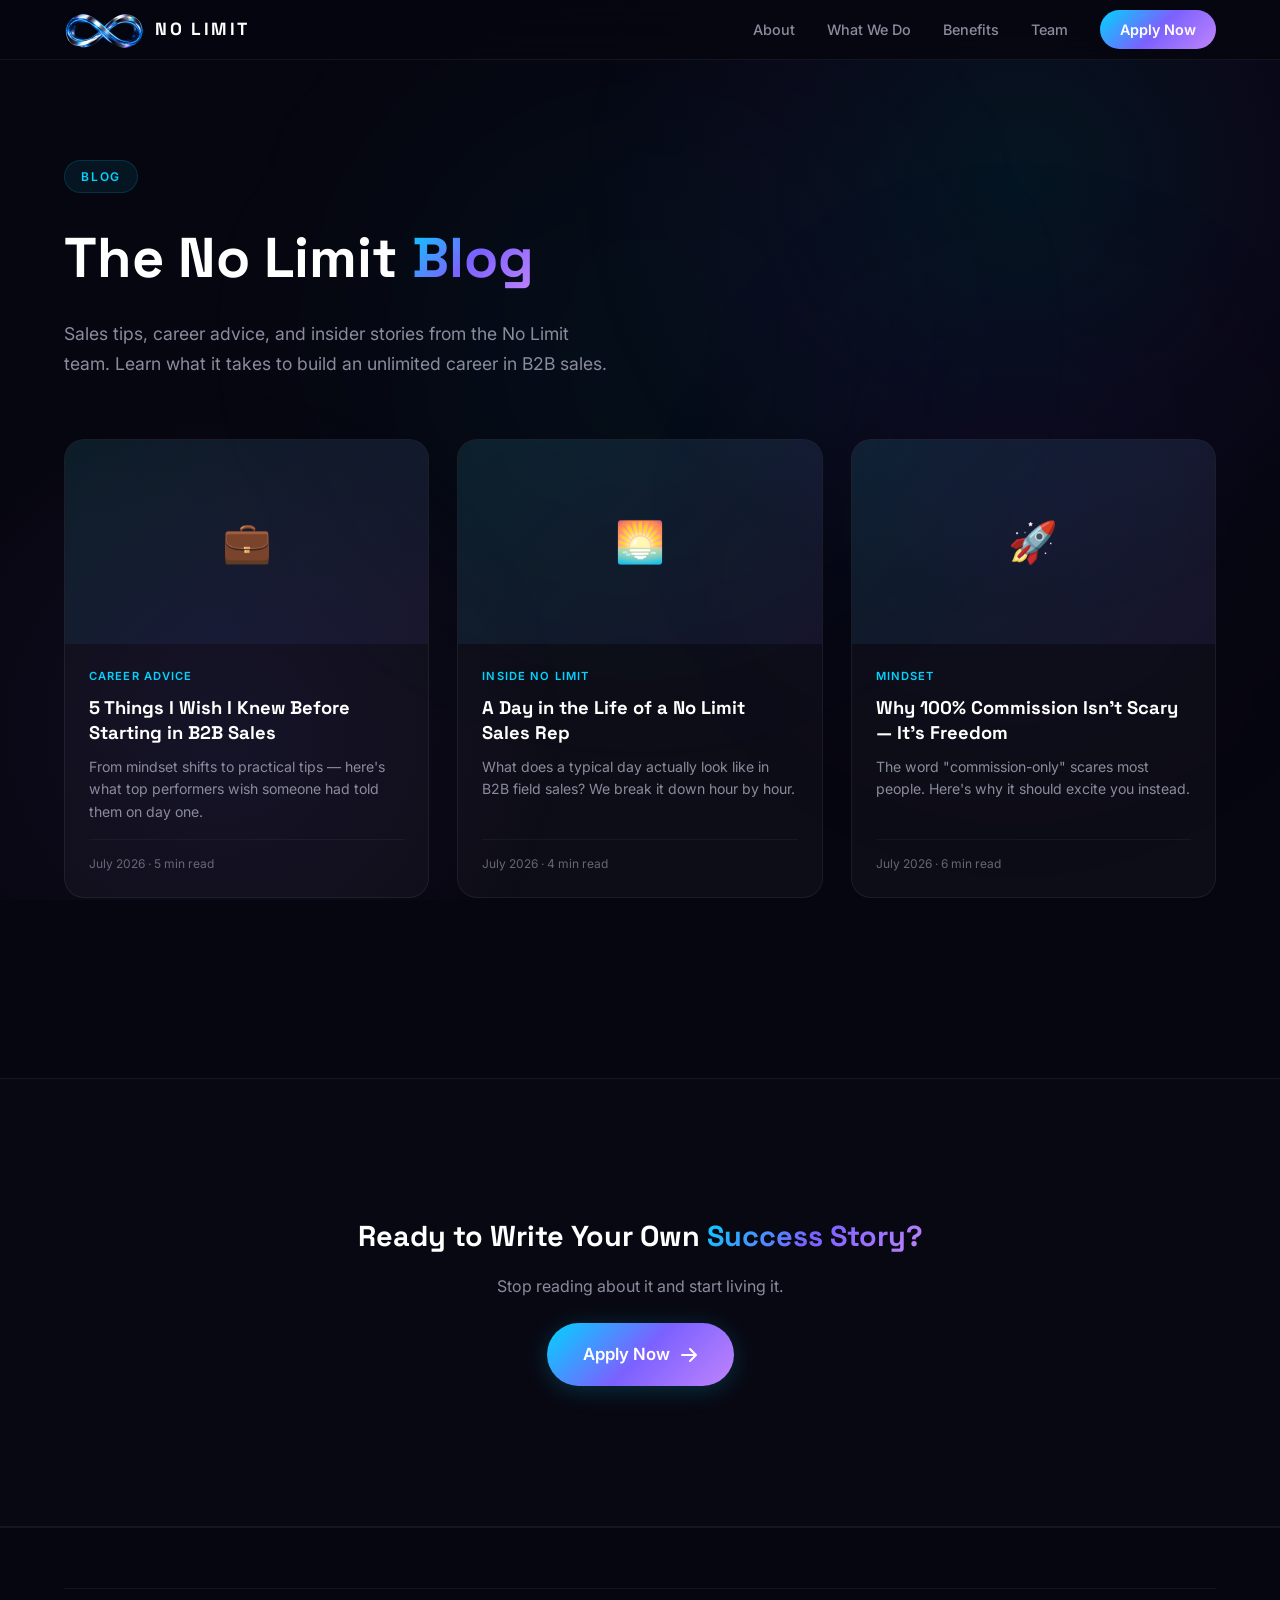
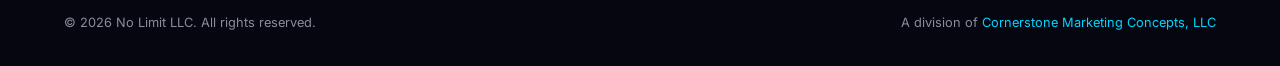
<file: blog/index.html>
<!DOCTYPE html>
<html lang="en">
<head>
    <meta charset="UTF-8">
    <meta name="viewport" content="width=device-width, initial-scale=1.0">
    <title>Blog | No Limit LLC — B2B Sales Tips, Career Advice & Team Updates</title>
    <meta name="description" content="Sales tips, career advice, and insider knowledge from the No Limit LLC team. Learn what it takes to succeed in B2B sales.">
    <link rel="icon" type="image/png" sizes="32x32" href="../favicon-32.png">
    <link rel="icon" type="image/png" sizes="192x192" href="../favicon-192.png">
    <link rel="apple-touch-icon" href="../favicon-192.png">
    <link rel="preconnect" href="https://fonts.googleapis.com">
    <link rel="preconnect" href="https://fonts.gstatic.com" crossorigin>
    <link href="https://fonts.googleapis.com/css2?family=Inter:wght@300;400;500;600;700;800;900&family=Space+Grotesk:wght@400;500;600;700&display=swap" rel="stylesheet">
    <link rel="stylesheet" href="../styles.css">
    <style>
        .blog-hero { padding: 160px 0 60px; z-index: 1; position: relative; }
        .blog-hero-title { font-family: var(--font-display); font-size: clamp(2.2rem, 5vw, 3.5rem); font-weight: 800; color: var(--text-heading); margin-bottom: 16px; }
        .blog-hero-subtitle { font-size: 1.1rem; color: var(--text-muted); max-width: 550px; line-height: 1.7; }
        .blog-grid { display: grid; grid-template-columns: repeat(auto-fill, minmax(340px, 1fr)); gap: 28px; padding-bottom: 80px; }
        .blog-card { background: var(--bg-card); border: 1px solid var(--border); border-radius: var(--radius-lg); overflow: hidden; transition: var(--transition); text-decoration: none; color: inherit; display: flex; flex-direction: column; }
        .blog-card:hover { background: var(--bg-card-hover); border-color: var(--border-hover); transform: translateY(-4px); }
        .blog-card-image { width: 100%; aspect-ratio: 16/9; background: linear-gradient(135deg, rgba(0,212,255,0.08), rgba(123,97,255,0.08)); display: flex; align-items: center; justify-content: center; font-size: 2.5rem; }
        .blog-card-body { padding: 24px; flex: 1; display: flex; flex-direction: column; }
        .blog-card-tag { font-size: 0.7rem; font-weight: 600; letter-spacing: 0.1em; text-transform: uppercase; color: var(--accent); margin-bottom: 10px; }
        .blog-card-title { font-family: var(--font-display); font-size: 1.15rem; font-weight: 700; color: var(--text-heading); margin-bottom: 10px; line-height: 1.35; }
        .blog-card-excerpt { font-size: 0.88rem; color: var(--text-muted); line-height: 1.6; flex: 1; margin-bottom: 16px; }
        .blog-card-meta { font-size: 0.75rem; color: var(--text-muted); opacity: 0.7; padding-top: 14px; border-top: 1px solid var(--border); }
        .blog-card-read { color: var(--accent); font-size: 0.82rem; font-weight: 600; text-decoration: none; display: inline-flex; align-items: center; gap: 4px; }
        @media (max-width: 768px) { .blog-grid { grid-template-columns: 1fr; } }
    </style>
</head>
<body>
    <div class="bg-grid" aria-hidden="true"></div>
    <div class="bg-glow bg-glow-1" aria-hidden="true"></div>
    <div class="bg-glow bg-glow-2" aria-hidden="true"></div>

    <nav class="navbar scrolled" id="navbar">
        <div class="nav-container">
            <a href="../" class="nav-logo">
                <img src="../logo-nav.png" alt="No Limit" class="logo-icon">
                <span class="logo-text">NO LIMIT</span>
            </a>
            <div class="nav-links" id="navLinks">
                <a href="../#about" class="nav-link">About</a>
                <a href="../#what-we-do" class="nav-link">What We Do</a>
                <a href="../#benefits" class="nav-link">Benefits</a>
                <a href="../#team" class="nav-link">Team</a>
                <a href="../#apply" class="nav-link nav-cta">Apply Now</a>
            </div>
            <button class="nav-toggle" id="navToggle" aria-label="Toggle menu">
                <span></span><span></span><span></span>
            </button>
        </div>
    </nav>

    <section class="blog-hero">
        <div class="container">
            <span class="section-tag">Blog</span>
            <h1 class="blog-hero-title">The No Limit <span class="gradient-text">Blog</span></h1>
            <p class="blog-hero-subtitle">
                Sales tips, career advice, and insider stories from the No Limit team. 
                Learn what it takes to build an unlimited career in B2B sales.
            </p>
        </div>
    </section>

    <section class="section" style="padding-top: 0;">
        <div class="container">
            <div class="blog-grid">
                <a href="5-things-before-starting-b2b-sales.html" class="blog-card">
                    <div class="blog-card-image">💼</div>
                    <div class="blog-card-body">
                        <span class="blog-card-tag">Career Advice</span>
                        <h2 class="blog-card-title">5 Things I Wish I Knew Before Starting in B2B Sales</h2>
                        <p class="blog-card-excerpt">From mindset shifts to practical tips — here's what top performers wish someone had told them on day one.</p>
                        <div class="blog-card-meta">July 2026 · 5 min read</div>
                    </div>
                </a>
                <a href="day-in-the-life-b2b-sales-rep.html" class="blog-card">
                    <div class="blog-card-image">🌅</div>
                    <div class="blog-card-body">
                        <span class="blog-card-tag">Inside No Limit</span>
                        <h2 class="blog-card-title">A Day in the Life of a No Limit Sales Rep</h2>
                        <p class="blog-card-excerpt">What does a typical day actually look like in B2B field sales? We break it down hour by hour.</p>
                        <div class="blog-card-meta">July 2026 · 4 min read</div>
                    </div>
                </a>
                <a href="why-commission-only-is-freedom.html" class="blog-card">
                    <div class="blog-card-image">🚀</div>
                    <div class="blog-card-body">
                        <span class="blog-card-tag">Mindset</span>
                        <h2 class="blog-card-title">Why 100% Commission Isn't Scary — It's Freedom</h2>
                        <p class="blog-card-excerpt">The word "commission-only" scares most people. Here's why it should excite you instead.</p>
                        <div class="blog-card-meta">July 2026 · 6 min read</div>
                    </div>
                </a>
            </div>
        </div>
    </section>

    <section class="section section-dark">
        <div class="container">
            <div style="text-align: center; padding: 40px 0;">
                <h2 class="section-title" style="font-size: 1.8rem;">Ready to Write Your Own <span class="gradient-text">Success Story?</span></h2>
                <p style="color: var(--text-muted); margin-bottom: 24px;">Stop reading about it and start living it.</p>
                <a href="../#apply" class="btn btn-primary btn-lg">
                    Apply Now
                    <svg width="20" height="20" viewBox="0 0 20 20" fill="none"><path d="M4 10h12M12 4l6 6-6 6" stroke="currentColor" stroke-width="2" stroke-linecap="round" stroke-linejoin="round"/></svg>
                </a>
            </div>
        </div>
    </section>

    <footer class="footer">
        <div class="container">
            <div class="footer-bottom">
                <p>&copy; 2026 No Limit LLC. All rights reserved.</p>
                <p class="footer-parent">A division of <a href="https://cmcgroups.com" target="_blank" rel="noopener">Cornerstone Marketing Concepts, LLC</a></p>
            </div>
        </div>
    </footer>

    <script>
        const navToggle = document.getElementById('navToggle');
        const navLinks = document.getElementById('navLinks');
        navToggle.addEventListener('click', () => { navLinks.classList.toggle('active'); navToggle.classList.toggle('active'); });
    </script>
</body>
</html>
</file>
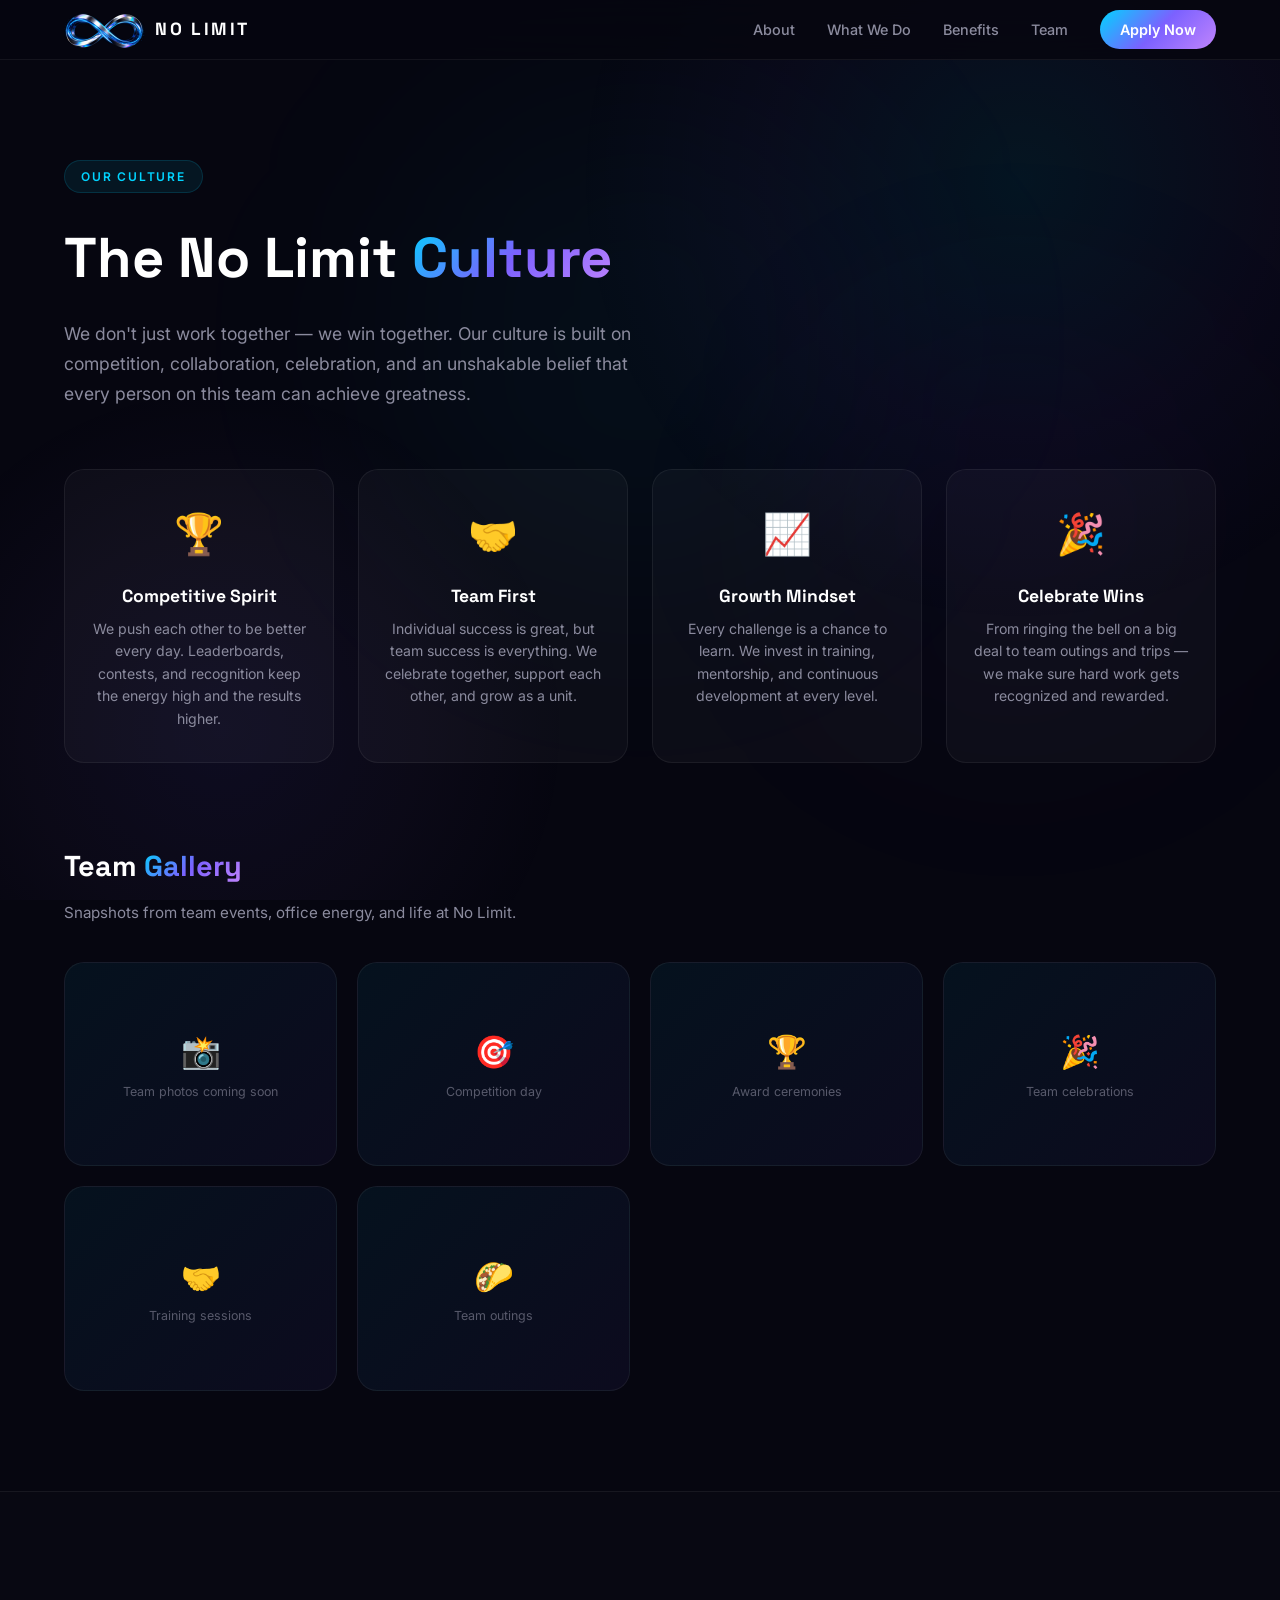
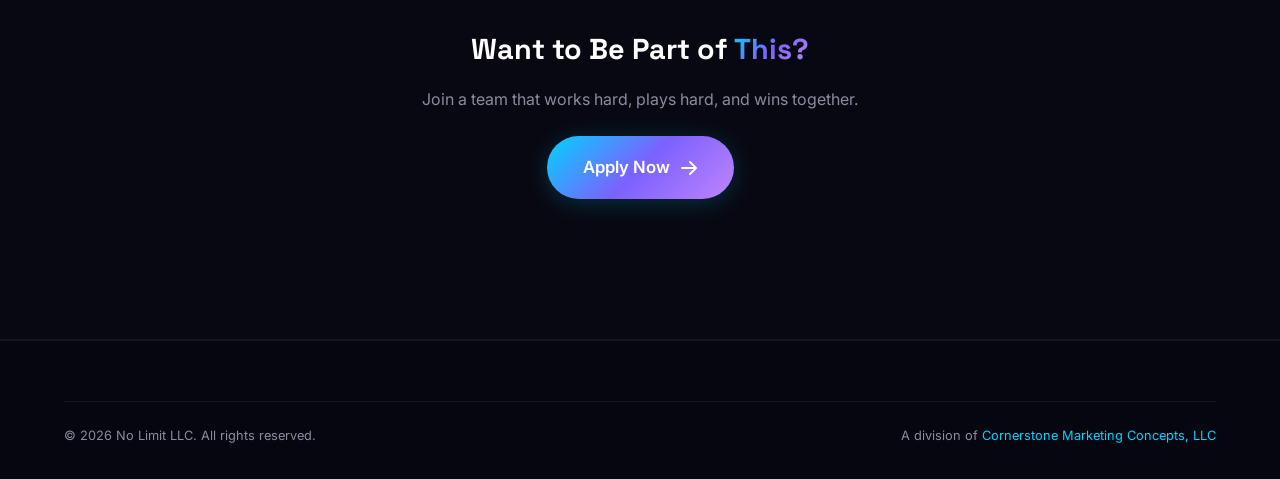
<file: culture.html>
<!DOCTYPE html>
<html lang="en">
<head>
    <meta charset="UTF-8">
    <meta name="viewport" content="width=device-width, initial-scale=1.0">
    <title>Our Culture | No Limit LLC — Team Events, Wins & Lifestyle</title>
    <meta name="description" content="See the No Limit LLC culture in action — team events, celebrations, competitions, and the energy that drives our B2B sales team.">
    <link rel="icon" type="image/png" sizes="32x32" href="favicon-32.png">
    <link rel="icon" type="image/png" sizes="192x192" href="favicon-192.png">
    <link rel="apple-touch-icon" href="favicon-192.png">
    <link rel="preconnect" href="https://fonts.googleapis.com">
    <link rel="preconnect" href="https://fonts.gstatic.com" crossorigin>
    <link href="https://fonts.googleapis.com/css2?family=Inter:wght@300;400;500;600;700;800;900&family=Space+Grotesk:wght@400;500;600;700&display=swap" rel="stylesheet">
    <link rel="stylesheet" href="styles.css">
    <style>
        .culture-hero {
            padding: 160px 0 60px;
            z-index: 1;
            position: relative;
        }
        .culture-hero-title {
            font-family: var(--font-display);
            font-size: clamp(2.2rem, 5vw, 3.5rem);
            font-weight: 800;
            color: var(--text-heading);
            margin-bottom: 16px;
        }
        .culture-hero-subtitle {
            font-size: 1.1rem;
            color: var(--text-muted);
            max-width: 600px;
            line-height: 1.7;
        }
        .culture-values {
            display: grid;
            grid-template-columns: repeat(auto-fit, minmax(250px, 1fr));
            gap: 24px;
            margin-bottom: 80px;
        }
        .culture-value {
            background: var(--bg-card);
            border: 1px solid var(--border);
            border-radius: var(--radius-lg);
            padding: 32px 24px;
            text-align: center;
            transition: var(--transition);
        }
        .culture-value:hover {
            background: var(--bg-card-hover);
            border-color: var(--border-hover);
            transform: translateY(-4px);
        }
        .culture-value-emoji {
            font-size: 2.5rem;
            margin-bottom: 16px;
            display: block;
        }
        .culture-value h3 {
            font-family: var(--font-display);
            font-size: 1.1rem;
            color: var(--text-heading);
            margin-bottom: 8px;
        }
        .culture-value p {
            font-size: 0.88rem;
            color: var(--text-muted);
            line-height: 1.6;
        }
        .gallery-section-title {
            font-family: var(--font-display);
            font-size: 1.8rem;
            font-weight: 700;
            color: var(--text-heading);
            margin-bottom: 12px;
        }
        .gallery-section-subtitle {
            color: var(--text-muted);
            margin-bottom: 36px;
            font-size: 0.95rem;
        }
        .gallery-placeholder {
            display: grid;
            grid-template-columns: repeat(auto-fill, minmax(260px, 1fr));
            gap: 20px;
        }
        .gallery-item {
            aspect-ratio: 4/3;
            background: linear-gradient(135deg, rgba(0,212,255,0.06), rgba(123,97,255,0.06));
            border: 1px solid var(--border);
            border-radius: var(--radius-lg);
            display: flex;
            align-items: center;
            justify-content: center;
            flex-direction: column;
            gap: 8px;
            transition: var(--transition);
            overflow: hidden;
        }
        .gallery-item:hover {
            border-color: var(--border-hover);
            background: linear-gradient(135deg, rgba(0,212,255,0.1), rgba(123,97,255,0.1));
        }
        .gallery-item img {
            width: 100%;
            height: 100%;
            object-fit: cover;
        }
        .gallery-item-placeholder {
            text-align: center;
            color: var(--text-muted);
        }
        .gallery-item-placeholder span {
            font-size: 2rem;
            display: block;
            margin-bottom: 4px;
        }
        .gallery-item-placeholder p {
            font-size: 0.78rem;
            opacity: 0.6;
        }
    </style>
</head>
<body>
    <div class="bg-grid" aria-hidden="true"></div>
    <div class="bg-glow bg-glow-1" aria-hidden="true"></div>
    <div class="bg-glow bg-glow-2" aria-hidden="true"></div>

    <nav class="navbar scrolled" id="navbar">
        <div class="nav-container">
            <a href="./" class="nav-logo">
                <img src="logo-nav.png" alt="No Limit" class="logo-icon">
                <span class="logo-text">NO LIMIT</span>
            </a>
            <div class="nav-links" id="navLinks">
                <a href="./#about" class="nav-link">About</a>
                <a href="./#what-we-do" class="nav-link">What We Do</a>
                <a href="./#benefits" class="nav-link">Benefits</a>
                <a href="./#team" class="nav-link">Team</a>
                <a href="./#apply" class="nav-link nav-cta">Apply Now</a>
            </div>
            <button class="nav-toggle" id="navToggle" aria-label="Toggle menu">
                <span></span><span></span><span></span>
            </button>
        </div>
    </nav>

    <section class="culture-hero">
        <div class="container">
            <span class="section-tag">Our Culture</span>
            <h1 class="culture-hero-title">The No Limit <span class="gradient-text">Culture</span></h1>
            <p class="culture-hero-subtitle">
                We don't just work together — we win together. Our culture is built on competition, 
                collaboration, celebration, and an unshakable belief that every person on this team 
                can achieve greatness.
            </p>
        </div>
    </section>

    <section class="section" style="padding-top: 0;">
        <div class="container">
            <div class="culture-values">
                <div class="culture-value">
                    <span class="culture-value-emoji">🏆</span>
                    <h3>Competitive Spirit</h3>
                    <p>We push each other to be better every day. Leaderboards, contests, and recognition keep the energy high and the results higher.</p>
                </div>
                <div class="culture-value">
                    <span class="culture-value-emoji">🤝</span>
                    <h3>Team First</h3>
                    <p>Individual success is great, but team success is everything. We celebrate together, support each other, and grow as a unit.</p>
                </div>
                <div class="culture-value">
                    <span class="culture-value-emoji">📈</span>
                    <h3>Growth Mindset</h3>
                    <p>Every challenge is a chance to learn. We invest in training, mentorship, and continuous development at every level.</p>
                </div>
                <div class="culture-value">
                    <span class="culture-value-emoji">🎉</span>
                    <h3>Celebrate Wins</h3>
                    <p>From ringing the bell on a big deal to team outings and trips — we make sure hard work gets recognized and rewarded.</p>
                </div>
            </div>

            <h2 class="gallery-section-title">Team <span class="gradient-text">Gallery</span></h2>
            <p class="gallery-section-subtitle">Snapshots from team events, office energy, and life at No Limit.</p>

            <div class="gallery-placeholder">
                <div class="gallery-item">
                    <div class="gallery-item-placeholder">
                        <span>📸</span>
                        <p>Team photos coming soon</p>
                    </div>
                </div>
                <div class="gallery-item">
                    <div class="gallery-item-placeholder">
                        <span>🎯</span>
                        <p>Competition day</p>
                    </div>
                </div>
                <div class="gallery-item">
                    <div class="gallery-item-placeholder">
                        <span>🏆</span>
                        <p>Award ceremonies</p>
                    </div>
                </div>
                <div class="gallery-item">
                    <div class="gallery-item-placeholder">
                        <span>🎉</span>
                        <p>Team celebrations</p>
                    </div>
                </div>
                <div class="gallery-item">
                    <div class="gallery-item-placeholder">
                        <span>🤝</span>
                        <p>Training sessions</p>
                    </div>
                </div>
                <div class="gallery-item">
                    <div class="gallery-item-placeholder">
                        <span>🌮</span>
                        <p>Team outings</p>
                    </div>
                </div>
            </div>
        </div>
    </section>

    <section class="section section-dark">
        <div class="container">
            <div style="text-align: center; padding: 40px 0;">
                <h2 class="section-title" style="font-size: 1.8rem;">Want to Be Part of <span class="gradient-text">This?</span></h2>
                <p style="color: var(--text-muted); margin-bottom: 24px;">Join a team that works hard, plays hard, and wins together.</p>
                <a href="./#apply" class="btn btn-primary btn-lg">
                    Apply Now
                    <svg width="20" height="20" viewBox="0 0 20 20" fill="none"><path d="M4 10h12M12 4l6 6-6 6" stroke="currentColor" stroke-width="2" stroke-linecap="round" stroke-linejoin="round"/></svg>
                </a>
            </div>
        </div>
    </section>

    <footer class="footer">
        <div class="container">
            <div class="footer-bottom">
                <p>&copy; 2026 No Limit LLC. All rights reserved.</p>
                <p class="footer-parent">A division of <a href="https://cmcgroups.com" target="_blank" rel="noopener">Cornerstone Marketing Concepts, LLC</a></p>
            </div>
        </div>
    </footer>

    <script>
        const navToggle = document.getElementById('navToggle');
        const navLinks = document.getElementById('navLinks');
        navToggle.addEventListener('click', () => { navLinks.classList.toggle('active'); navToggle.classList.toggle('active'); });
    </script>
</body>
</html>
</file>
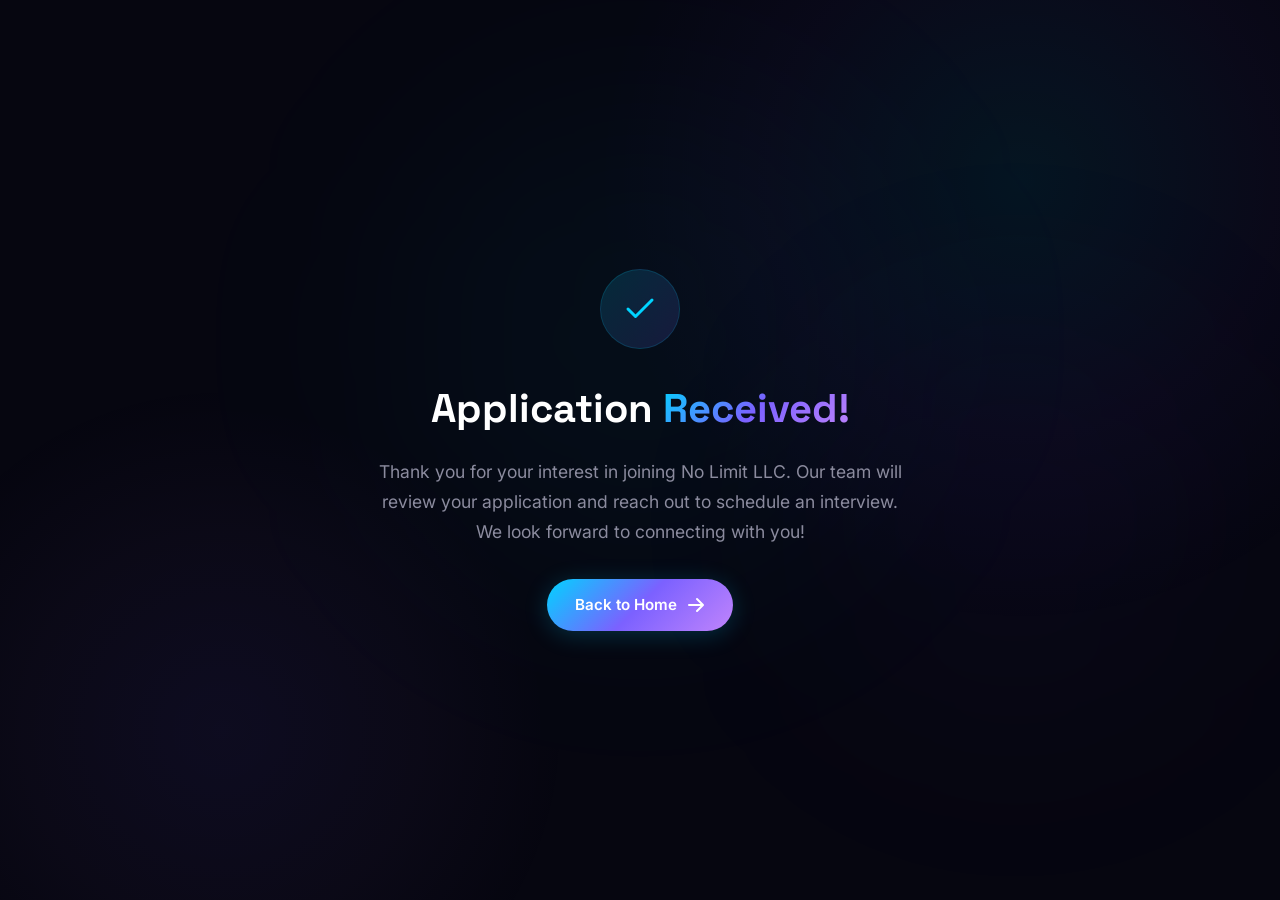
<file: thank-you.html>
<!DOCTYPE html>
<html lang="en">
<head>
    <meta charset="UTF-8">
    <meta name="viewport" content="width=device-width, initial-scale=1.0">
    <title>Application Received | No Limit LLC</title>
    <link rel="icon" type="image/svg+xml" href="favicon.svg">
    <link rel="preconnect" href="https://fonts.googleapis.com">
    <link rel="preconnect" href="https://fonts.gstatic.com" crossorigin>
    <link href="https://fonts.googleapis.com/css2?family=Inter:wght@400;500;600;700&family=Space+Grotesk:wght@500;600;700&display=swap" rel="stylesheet">
    <link rel="stylesheet" href="styles.css">
    <style>
        .thankyou {
            min-height: 100vh;
            display: flex;
            align-items: center;
            justify-content: center;
            text-align: center;
            padding: 40px 24px;
            z-index: 1;
            position: relative;
        }
        .thankyou-content {
            max-width: 540px;
        }
        .thankyou-icon {
            width: 80px;
            height: 80px;
            border-radius: 50%;
            background: var(--gradient-subtle);
            border: 1px solid rgba(0,212,255,0.15);
            display: flex;
            align-items: center;
            justify-content: center;
            margin: 0 auto 28px;
        }
        .thankyou-icon svg {
            width: 36px;
            height: 36px;
            color: var(--accent);
        }
        .thankyou h1 {
            font-family: var(--font-display);
            font-size: 2.5rem;
            font-weight: 800;
            color: var(--text-heading);
            margin-bottom: 16px;
        }
        .thankyou p {
            font-size: 1.1rem;
            color: var(--text-muted);
            line-height: 1.7;
            margin-bottom: 32px;
        }
    </style>
</head>
<body>
    <div class="bg-grid" aria-hidden="true"></div>
    <div class="bg-glow bg-glow-1" aria-hidden="true"></div>
    <div class="bg-glow bg-glow-2" aria-hidden="true"></div>

    <section class="thankyou">
        <div class="thankyou-content">
            <div class="thankyou-icon">
                <svg viewBox="0 0 24 24" fill="none" stroke="currentColor" stroke-width="2">
                    <path d="M20 6L9 17l-5-5" stroke-linecap="round" stroke-linejoin="round"/>
                </svg>
            </div>
            <h1>Application <span class="gradient-text">Received!</span></h1>
            <p>
                Thank you for your interest in joining No Limit LLC. Our team will review your 
                application and reach out to schedule an interview. We look forward to connecting with you!
            </p>
            <a href="index.html" class="btn btn-primary">
                Back to Home
                <svg width="20" height="20" viewBox="0 0 20 20" fill="none"><path d="M4 10h12M12 4l6 6-6 6" stroke="currentColor" stroke-width="2" stroke-linecap="round" stroke-linejoin="round"/></svg>
            </a>
        </div>
    </section>
</body>
</html>
</file>
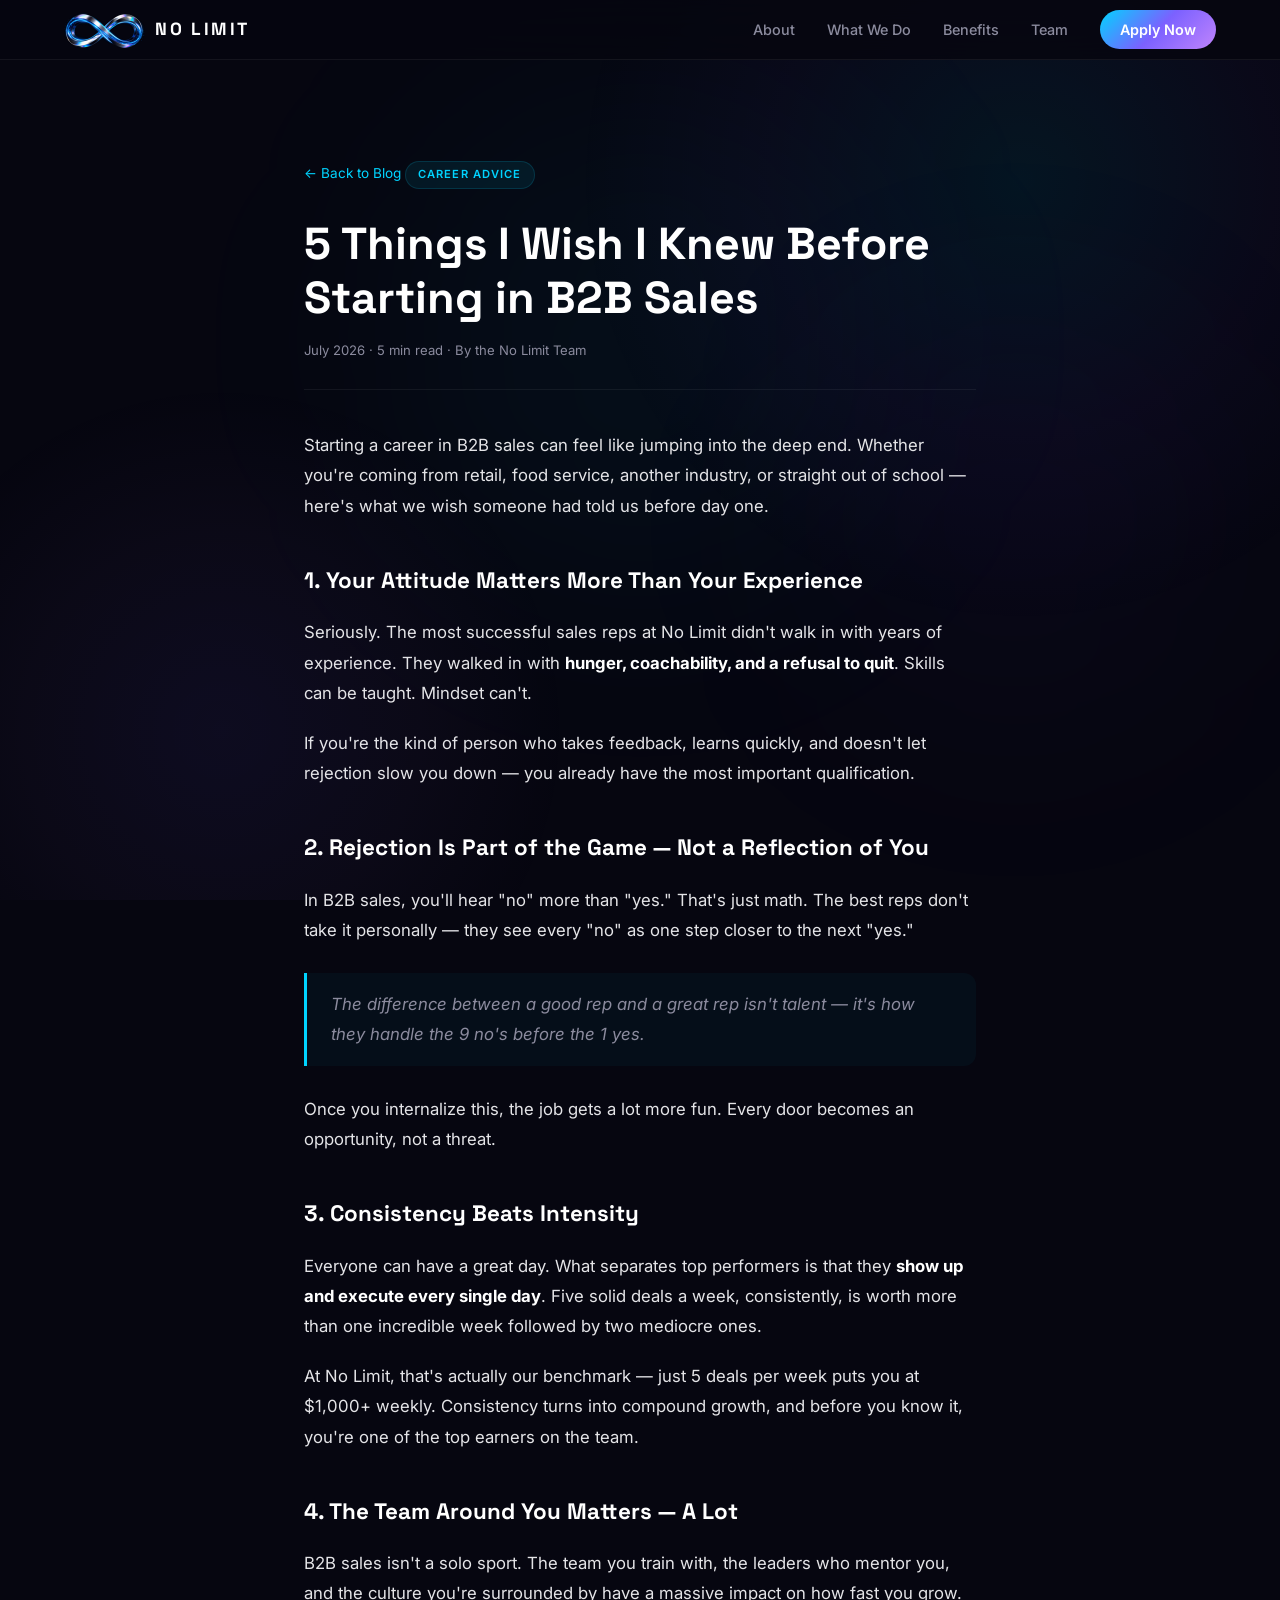
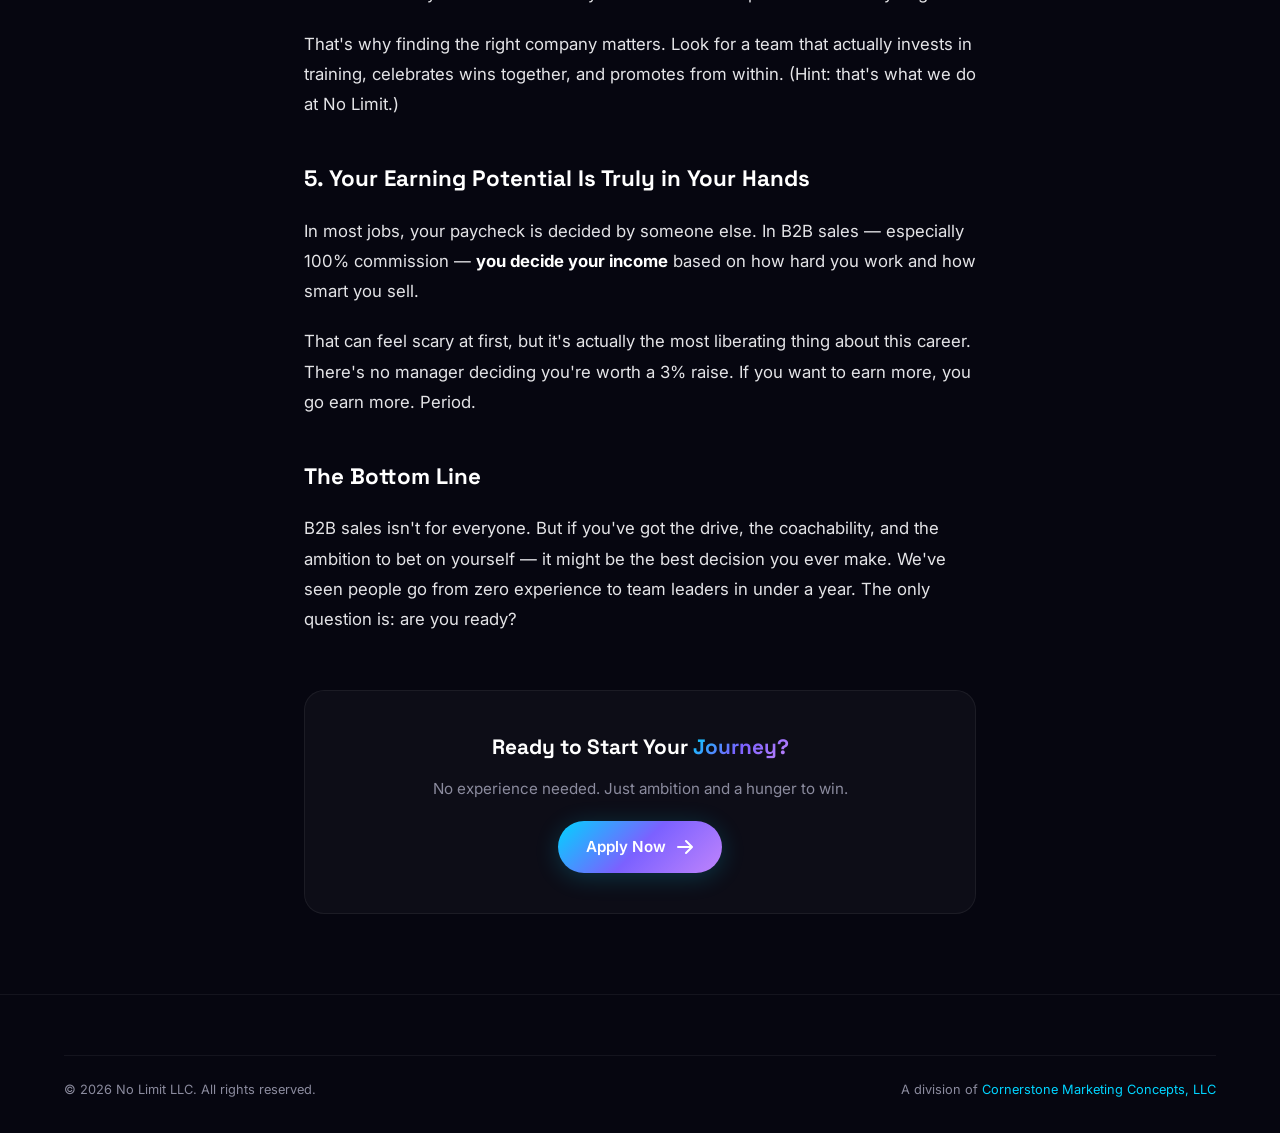
<file: blog/5-things-before-starting-b2b-sales.html>
<!DOCTYPE html>
<html lang="en">
<head>
    <meta charset="UTF-8">
    <meta name="viewport" content="width=device-width, initial-scale=1.0">
    <title>5 Things I Wish I Knew Before Starting in B2B Sales | No Limit LLC</title>
    <meta name="description" content="Practical advice for anyone considering a career in B2B sales. Mindset shifts, daily habits, and tips from top performers at No Limit LLC.">
    <link rel="icon" type="image/png" sizes="32x32" href="../favicon-32.png">
    <link rel="icon" type="image/png" sizes="192x192" href="../favicon-192.png">
    <link rel="preconnect" href="https://fonts.googleapis.com">
    <link rel="preconnect" href="https://fonts.gstatic.com" crossorigin>
    <link href="https://fonts.googleapis.com/css2?family=Inter:wght@300;400;500;600;700;800;900&family=Space+Grotesk:wght@400;500;600;700&display=swap" rel="stylesheet">
    <link rel="stylesheet" href="../styles.css">
    <style>
        .article { max-width: 720px; margin: 0 auto; padding: 160px 24px 80px; position: relative; z-index: 1; }
        .article-back { font-size: 0.85rem; color: var(--accent); text-decoration: none; display: inline-flex; align-items: center; gap: 6px; margin-bottom: 32px; }
        .article-back:hover { text-decoration: underline; }
        .article-tag { font-size: 0.7rem; font-weight: 600; letter-spacing: 0.1em; text-transform: uppercase; color: var(--accent); background: rgba(0,212,255,0.08); border: 1px solid rgba(0,212,255,0.15); padding: 4px 12px; border-radius: 100px; display: inline-block; margin-bottom: 16px; }
        .article-title { font-family: var(--font-display); font-size: clamp(1.8rem, 4vw, 2.8rem); font-weight: 800; color: var(--text-heading); line-height: 1.2; margin-bottom: 16px; }
        .article-meta { font-size: 0.82rem; color: var(--text-muted); margin-bottom: 40px; padding-bottom: 28px; border-bottom: 1px solid var(--border); }
        .article-body { font-size: 1.05rem; color: var(--text); line-height: 1.8; }
        .article-body h2 { font-family: var(--font-display); font-size: 1.4rem; font-weight: 700; color: var(--text-heading); margin: 40px 0 16px; }
        .article-body p { margin-bottom: 20px; }
        .article-body strong { color: var(--text-heading); }
        .article-body blockquote { border-left: 3px solid var(--accent); padding: 16px 24px; margin: 28px 0; background: rgba(0,212,255,0.04); border-radius: 0 var(--radius) var(--radius) 0; font-style: italic; color: var(--text-muted); }
        .article-cta { margin-top: 56px; padding: 40px; background: var(--bg-card); border: 1px solid var(--border); border-radius: var(--radius-lg); text-align: center; }
        .article-cta h3 { font-family: var(--font-display); font-size: 1.3rem; color: var(--text-heading); margin-bottom: 12px; }
        .article-cta p { color: var(--text-muted); font-size: 0.95rem; margin-bottom: 20px; }
    </style>
</head>
<body>
    <div class="bg-grid" aria-hidden="true"></div>
    <div class="bg-glow bg-glow-1" aria-hidden="true"></div>
    <div class="bg-glow bg-glow-2" aria-hidden="true"></div>

    <nav class="navbar scrolled" id="navbar">
        <div class="nav-container">
            <a href="../" class="nav-logo">
                <img src="../logo-nav.png" alt="No Limit" class="logo-icon">
                <span class="logo-text">NO LIMIT</span>
            </a>
            <div class="nav-links" id="navLinks">
                <a href="../#about" class="nav-link">About</a>
                <a href="../#what-we-do" class="nav-link">What We Do</a>
                <a href="../#benefits" class="nav-link">Benefits</a>
                <a href="../#team" class="nav-link">Team</a>
                <a href="../#apply" class="nav-link nav-cta">Apply Now</a>
            </div>
            <button class="nav-toggle" id="navToggle" aria-label="Toggle menu">
                <span></span><span></span><span></span>
            </button>
        </div>
    </nav>

    <article class="article">
        <a href="./" class="article-back">← Back to Blog</a>
        <span class="article-tag">Career Advice</span>
        <h1 class="article-title">5 Things I Wish I Knew Before Starting in B2B Sales</h1>
        <div class="article-meta">July 2026 · 5 min read · By the No Limit Team</div>

        <div class="article-body">
            <p>Starting a career in B2B sales can feel like jumping into the deep end. Whether you're coming from retail, food service, another industry, or straight out of school — here's what we wish someone had told us before day one.</p>

            <h2>1. Your Attitude Matters More Than Your Experience</h2>
            <p>Seriously. The most successful sales reps at No Limit didn't walk in with years of experience. They walked in with <strong>hunger, coachability, and a refusal to quit</strong>. Skills can be taught. Mindset can't.</p>
            <p>If you're the kind of person who takes feedback, learns quickly, and doesn't let rejection slow you down — you already have the most important qualification.</p>

            <h2>2. Rejection Is Part of the Game — Not a Reflection of You</h2>
            <p>In B2B sales, you'll hear "no" more than "yes." That's just math. The best reps don't take it personally — they see every "no" as one step closer to the next "yes."</p>
            <blockquote>The difference between a good rep and a great rep isn't talent — it's how they handle the 9 no's before the 1 yes.</blockquote>
            <p>Once you internalize this, the job gets a lot more fun. Every door becomes an opportunity, not a threat.</p>

            <h2>3. Consistency Beats Intensity</h2>
            <p>Everyone can have a great day. What separates top performers is that they <strong>show up and execute every single day</strong>. Five solid deals a week, consistently, is worth more than one incredible week followed by two mediocre ones.</p>
            <p>At No Limit, that's actually our benchmark — just 5 deals per week puts you at $1,000+ weekly. Consistency turns into compound growth, and before you know it, you're one of the top earners on the team.</p>

            <h2>4. The Team Around You Matters — A Lot</h2>
            <p>B2B sales isn't a solo sport. The team you train with, the leaders who mentor you, and the culture you're surrounded by have a massive impact on how fast you grow.</p>
            <p>That's why finding the right company matters. Look for a team that actually invests in training, celebrates wins together, and promotes from within. (Hint: that's what we do at No Limit.)</p>

            <h2>5. Your Earning Potential Is Truly in Your Hands</h2>
            <p>In most jobs, your paycheck is decided by someone else. In B2B sales — especially 100% commission — <strong>you decide your income</strong> based on how hard you work and how smart you sell.</p>
            <p>That can feel scary at first, but it's actually the most liberating thing about this career. There's no manager deciding you're worth a 3% raise. If you want to earn more, you go earn more. Period.</p>

            <h2>The Bottom Line</h2>
            <p>B2B sales isn't for everyone. But if you've got the drive, the coachability, and the ambition to bet on yourself — it might be the best decision you ever make. We've seen people go from zero experience to team leaders in under a year. The only question is: are you ready?</p>
        </div>

        <div class="article-cta">
            <h3>Ready to Start Your <span class="gradient-text">Journey?</span></h3>
            <p>No experience needed. Just ambition and a hunger to win.</p>
            <a href="../#apply" class="btn btn-primary">
                Apply Now
                <svg width="20" height="20" viewBox="0 0 20 20" fill="none"><path d="M4 10h12M12 4l6 6-6 6" stroke="currentColor" stroke-width="2" stroke-linecap="round" stroke-linejoin="round"/></svg>
            </a>
        </div>
    </article>

    <footer class="footer">
        <div class="container">
            <div class="footer-bottom">
                <p>&copy; 2026 No Limit LLC. All rights reserved.</p>
                <p class="footer-parent">A division of <a href="https://cmcgroups.com" target="_blank" rel="noopener">Cornerstone Marketing Concepts, LLC</a></p>
            </div>
        </div>
    </footer>

    <script>
        const navToggle = document.getElementById('navToggle');
        const navLinks = document.getElementById('navLinks');
        navToggle.addEventListener('click', () => { navLinks.classList.toggle('active'); navToggle.classList.toggle('active'); });
    </script>
</body>
</html>
</file>
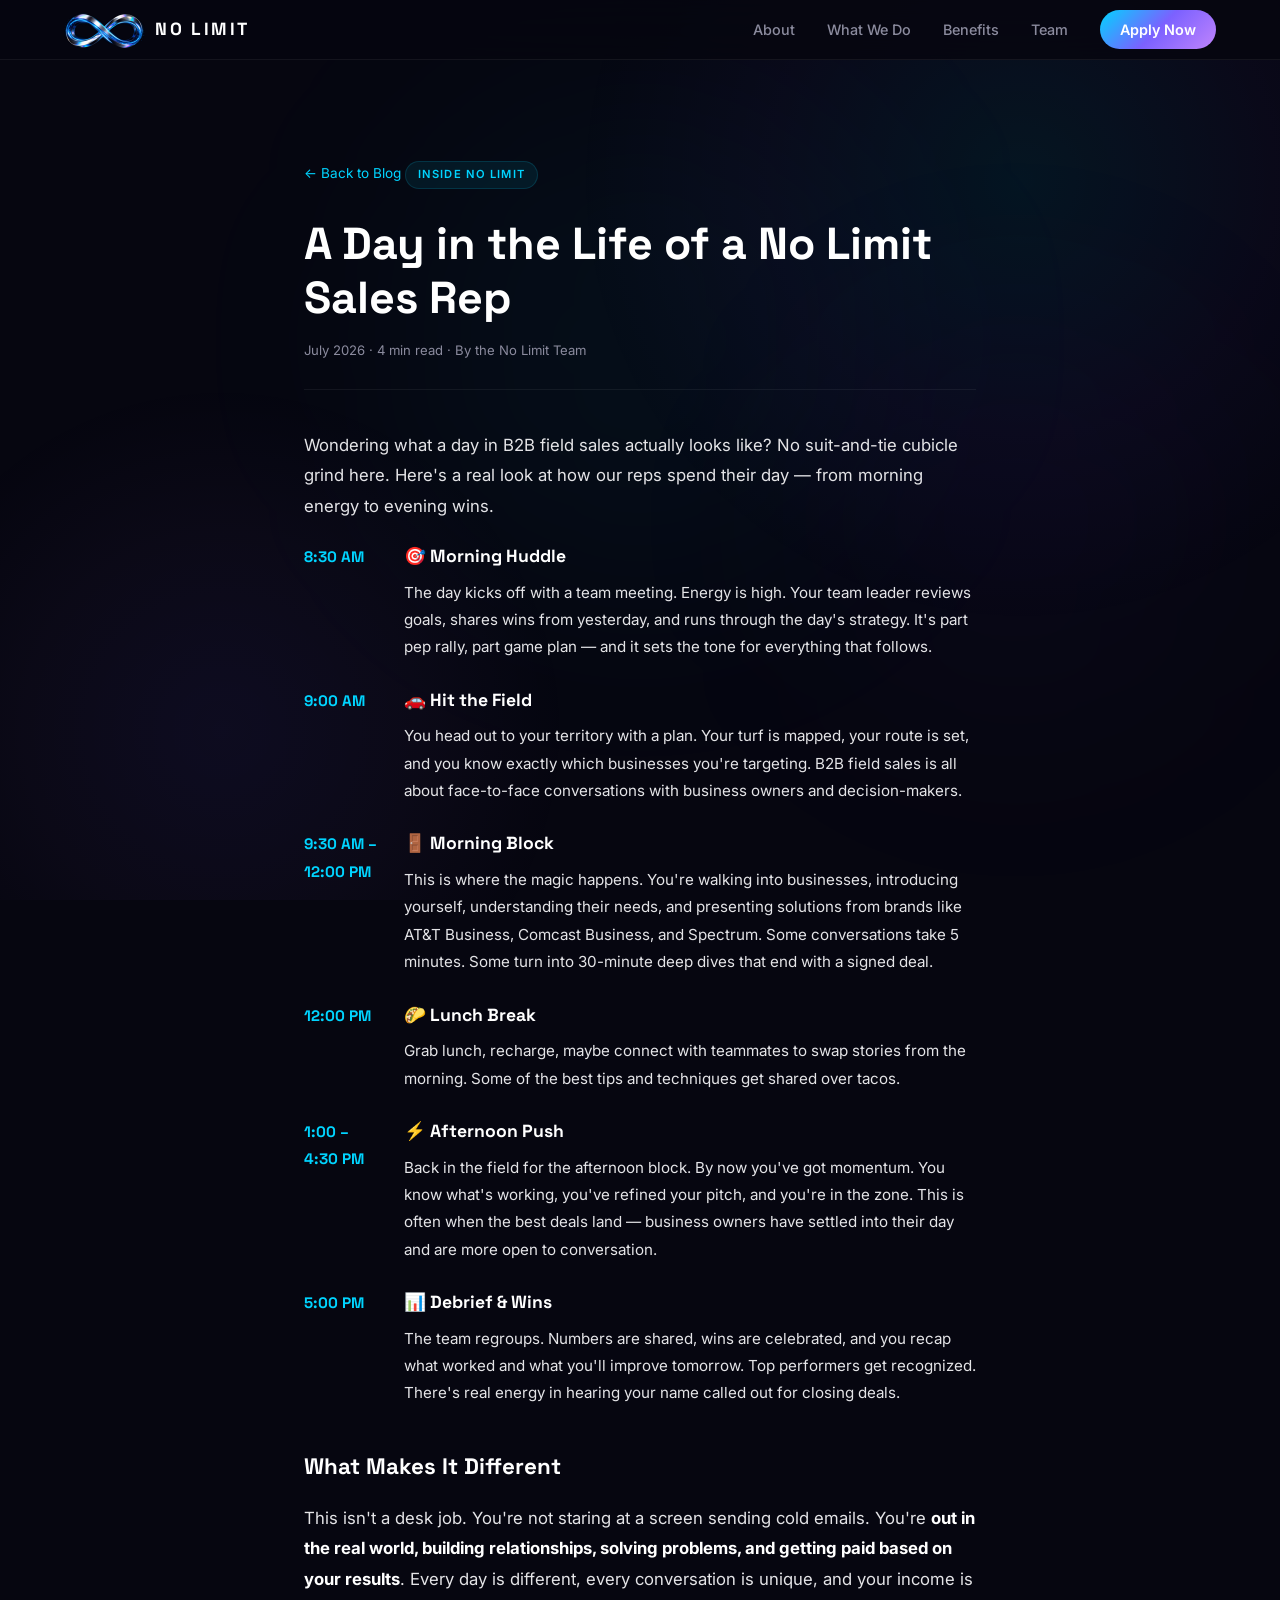
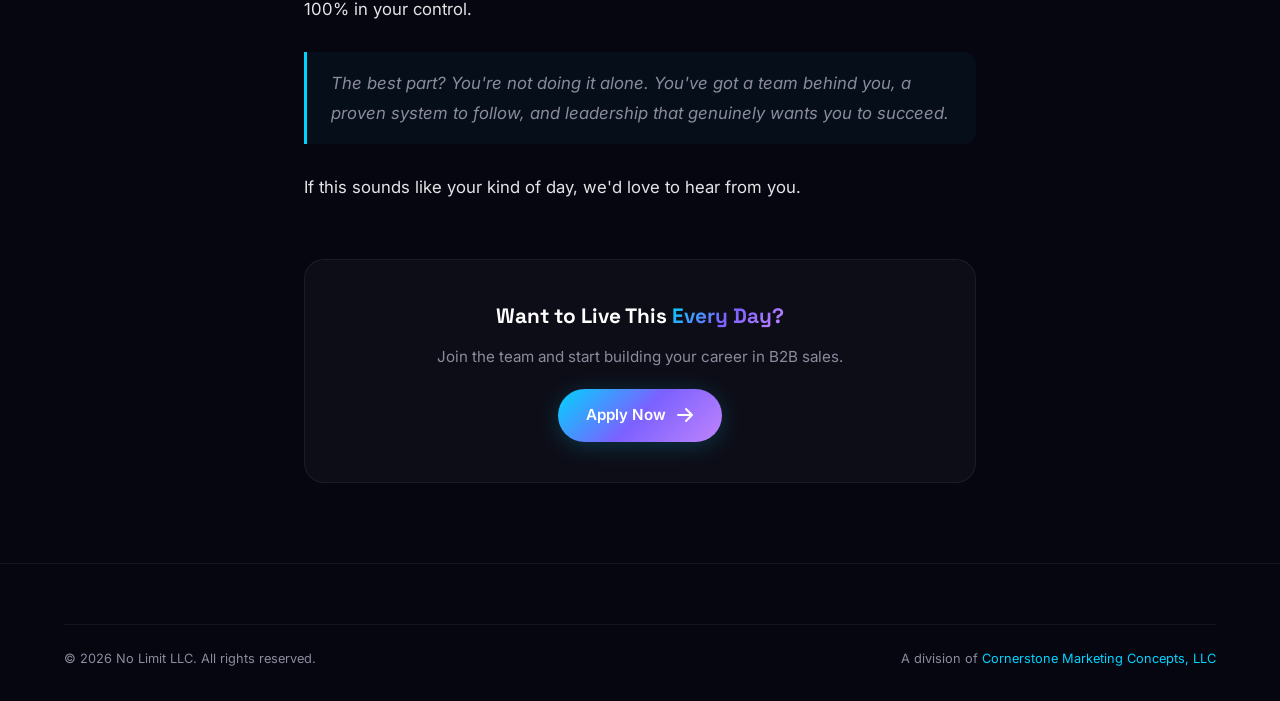
<file: blog/day-in-the-life-b2b-sales-rep.html>
<!DOCTYPE html>
<html lang="en">
<head>
    <meta charset="UTF-8">
    <meta name="viewport" content="width=device-width, initial-scale=1.0">
    <title>A Day in the Life of a No Limit Sales Rep | No Limit LLC</title>
    <meta name="description" content="What does a typical day look like for a B2B field sales rep at No Limit LLC? Hour by hour breakdown of the action, hustle, and wins.">
    <link rel="icon" type="image/png" sizes="32x32" href="../favicon-32.png">
    <link rel="icon" type="image/png" sizes="192x192" href="../favicon-192.png">
    <link rel="preconnect" href="https://fonts.googleapis.com">
    <link rel="preconnect" href="https://fonts.gstatic.com" crossorigin>
    <link href="https://fonts.googleapis.com/css2?family=Inter:wght@300;400;500;600;700;800;900&family=Space+Grotesk:wght@400;500;600;700&display=swap" rel="stylesheet">
    <link rel="stylesheet" href="../styles.css">
    <style>
        .article { max-width: 720px; margin: 0 auto; padding: 160px 24px 80px; position: relative; z-index: 1; }
        .article-back { font-size: 0.85rem; color: var(--accent); text-decoration: none; display: inline-flex; align-items: center; gap: 6px; margin-bottom: 32px; }
        .article-back:hover { text-decoration: underline; }
        .article-tag { font-size: 0.7rem; font-weight: 600; letter-spacing: 0.1em; text-transform: uppercase; color: var(--accent); background: rgba(0,212,255,0.08); border: 1px solid rgba(0,212,255,0.15); padding: 4px 12px; border-radius: 100px; display: inline-block; margin-bottom: 16px; }
        .article-title { font-family: var(--font-display); font-size: clamp(1.8rem, 4vw, 2.8rem); font-weight: 800; color: var(--text-heading); line-height: 1.2; margin-bottom: 16px; }
        .article-meta { font-size: 0.82rem; color: var(--text-muted); margin-bottom: 40px; padding-bottom: 28px; border-bottom: 1px solid var(--border); }
        .article-body { font-size: 1.05rem; color: var(--text); line-height: 1.8; }
        .article-body h2 { font-family: var(--font-display); font-size: 1.4rem; font-weight: 700; color: var(--text-heading); margin: 40px 0 16px; }
        .article-body p { margin-bottom: 20px; }
        .article-body strong { color: var(--text-heading); }
        .article-body blockquote { border-left: 3px solid var(--accent); padding: 16px 24px; margin: 28px 0; background: rgba(0,212,255,0.04); border-radius: 0 var(--radius) var(--radius) 0; font-style: italic; color: var(--text-muted); }
        .article-cta { margin-top: 56px; padding: 40px; background: var(--bg-card); border: 1px solid var(--border); border-radius: var(--radius-lg); text-align: center; }
        .article-cta h3 { font-family: var(--font-display); font-size: 1.3rem; color: var(--text-heading); margin-bottom: 12px; }
        .article-cta p { color: var(--text-muted); font-size: 0.95rem; margin-bottom: 20px; }
        .timeline-item { display: flex; gap: 20px; margin-bottom: 24px; }
        .timeline-time { min-width: 80px; font-family: var(--font-display); font-weight: 700; color: var(--accent); font-size: 0.95rem; padding-top: 2px; }
        .timeline-content h3 { font-family: var(--font-display); font-size: 1.1rem; color: var(--text-heading); margin-bottom: 6px; }
        .timeline-content p { margin-bottom: 0; font-size: 0.95rem; }
    </style>
</head>
<body>
    <div class="bg-grid" aria-hidden="true"></div>
    <div class="bg-glow bg-glow-1" aria-hidden="true"></div>
    <div class="bg-glow bg-glow-2" aria-hidden="true"></div>

    <nav class="navbar scrolled" id="navbar">
        <div class="nav-container">
            <a href="../" class="nav-logo">
                <img src="../logo-nav.png" alt="No Limit" class="logo-icon">
                <span class="logo-text">NO LIMIT</span>
            </a>
            <div class="nav-links" id="navLinks">
                <a href="../#about" class="nav-link">About</a>
                <a href="../#what-we-do" class="nav-link">What We Do</a>
                <a href="../#benefits" class="nav-link">Benefits</a>
                <a href="../#team" class="nav-link">Team</a>
                <a href="../#apply" class="nav-link nav-cta">Apply Now</a>
            </div>
            <button class="nav-toggle" id="navToggle" aria-label="Toggle menu">
                <span></span><span></span><span></span>
            </button>
        </div>
    </nav>

    <article class="article">
        <a href="./" class="article-back">← Back to Blog</a>
        <span class="article-tag">Inside No Limit</span>
        <h1 class="article-title">A Day in the Life of a No Limit Sales Rep</h1>
        <div class="article-meta">July 2026 · 4 min read · By the No Limit Team</div>

        <div class="article-body">
            <p>Wondering what a day in B2B field sales actually looks like? No suit-and-tie cubicle grind here. Here's a real look at how our reps spend their day — from morning energy to evening wins.</p>

            <div class="timeline-item">
                <div class="timeline-time">8:30 AM</div>
                <div class="timeline-content">
                    <h3>🎯 Morning Huddle</h3>
                    <p>The day kicks off with a team meeting. Energy is high. Your team leader reviews goals, shares wins from yesterday, and runs through the day's strategy. It's part pep rally, part game plan — and it sets the tone for everything that follows.</p>
                </div>
            </div>

            <div class="timeline-item">
                <div class="timeline-time">9:00 AM</div>
                <div class="timeline-content">
                    <h3>🚗 Hit the Field</h3>
                    <p>You head out to your territory with a plan. Your turf is mapped, your route is set, and you know exactly which businesses you're targeting. B2B field sales is all about face-to-face conversations with business owners and decision-makers.</p>
                </div>
            </div>

            <div class="timeline-item">
                <div class="timeline-time">9:30 AM – 12:00 PM</div>
                <div class="timeline-content">
                    <h3>🚪 Morning Block</h3>
                    <p>This is where the magic happens. You're walking into businesses, introducing yourself, understanding their needs, and presenting solutions from brands like AT&T Business, Comcast Business, and Spectrum. Some conversations take 5 minutes. Some turn into 30-minute deep dives that end with a signed deal.</p>
                </div>
            </div>

            <div class="timeline-item">
                <div class="timeline-time">12:00 PM</div>
                <div class="timeline-content">
                    <h3>🌮 Lunch Break</h3>
                    <p>Grab lunch, recharge, maybe connect with teammates to swap stories from the morning. Some of the best tips and techniques get shared over tacos.</p>
                </div>
            </div>

            <div class="timeline-item">
                <div class="timeline-time">1:00 – 4:30 PM</div>
                <div class="timeline-content">
                    <h3>⚡ Afternoon Push</h3>
                    <p>Back in the field for the afternoon block. By now you've got momentum. You know what's working, you've refined your pitch, and you're in the zone. This is often when the best deals land — business owners have settled into their day and are more open to conversation.</p>
                </div>
            </div>

            <div class="timeline-item">
                <div class="timeline-time">5:00 PM</div>
                <div class="timeline-content">
                    <h3>📊 Debrief & Wins</h3>
                    <p>The team regroups. Numbers are shared, wins are celebrated, and you recap what worked and what you'll improve tomorrow. Top performers get recognized. There's real energy in hearing your name called out for closing deals.</p>
                </div>
            </div>

            <h2>What Makes It Different</h2>
            <p>This isn't a desk job. You're not staring at a screen sending cold emails. You're <strong>out in the real world, building relationships, solving problems, and getting paid based on your results</strong>. Every day is different, every conversation is unique, and your income is 100% in your control.</p>

            <blockquote>The best part? You're not doing it alone. You've got a team behind you, a proven system to follow, and leadership that genuinely wants you to succeed.</blockquote>

            <p>If this sounds like your kind of day, we'd love to hear from you.</p>
        </div>

        <div class="article-cta">
            <h3>Want to Live This <span class="gradient-text">Every Day?</span></h3>
            <p>Join the team and start building your career in B2B sales.</p>
            <a href="../#apply" class="btn btn-primary">
                Apply Now
                <svg width="20" height="20" viewBox="0 0 20 20" fill="none"><path d="M4 10h12M12 4l6 6-6 6" stroke="currentColor" stroke-width="2" stroke-linecap="round" stroke-linejoin="round"/></svg>
            </a>
        </div>
    </article>

    <footer class="footer">
        <div class="container">
            <div class="footer-bottom">
                <p>&copy; 2026 No Limit LLC. All rights reserved.</p>
                <p class="footer-parent">A division of <a href="https://cmcgroups.com" target="_blank" rel="noopener">Cornerstone Marketing Concepts, LLC</a></p>
            </div>
        </div>
    </footer>

    <script>
        const navToggle = document.getElementById('navToggle');
        const navLinks = document.getElementById('navLinks');
        navToggle.addEventListener('click', () => { navLinks.classList.toggle('active'); navToggle.classList.toggle('active'); });
    </script>
</body>
</html>
</file>
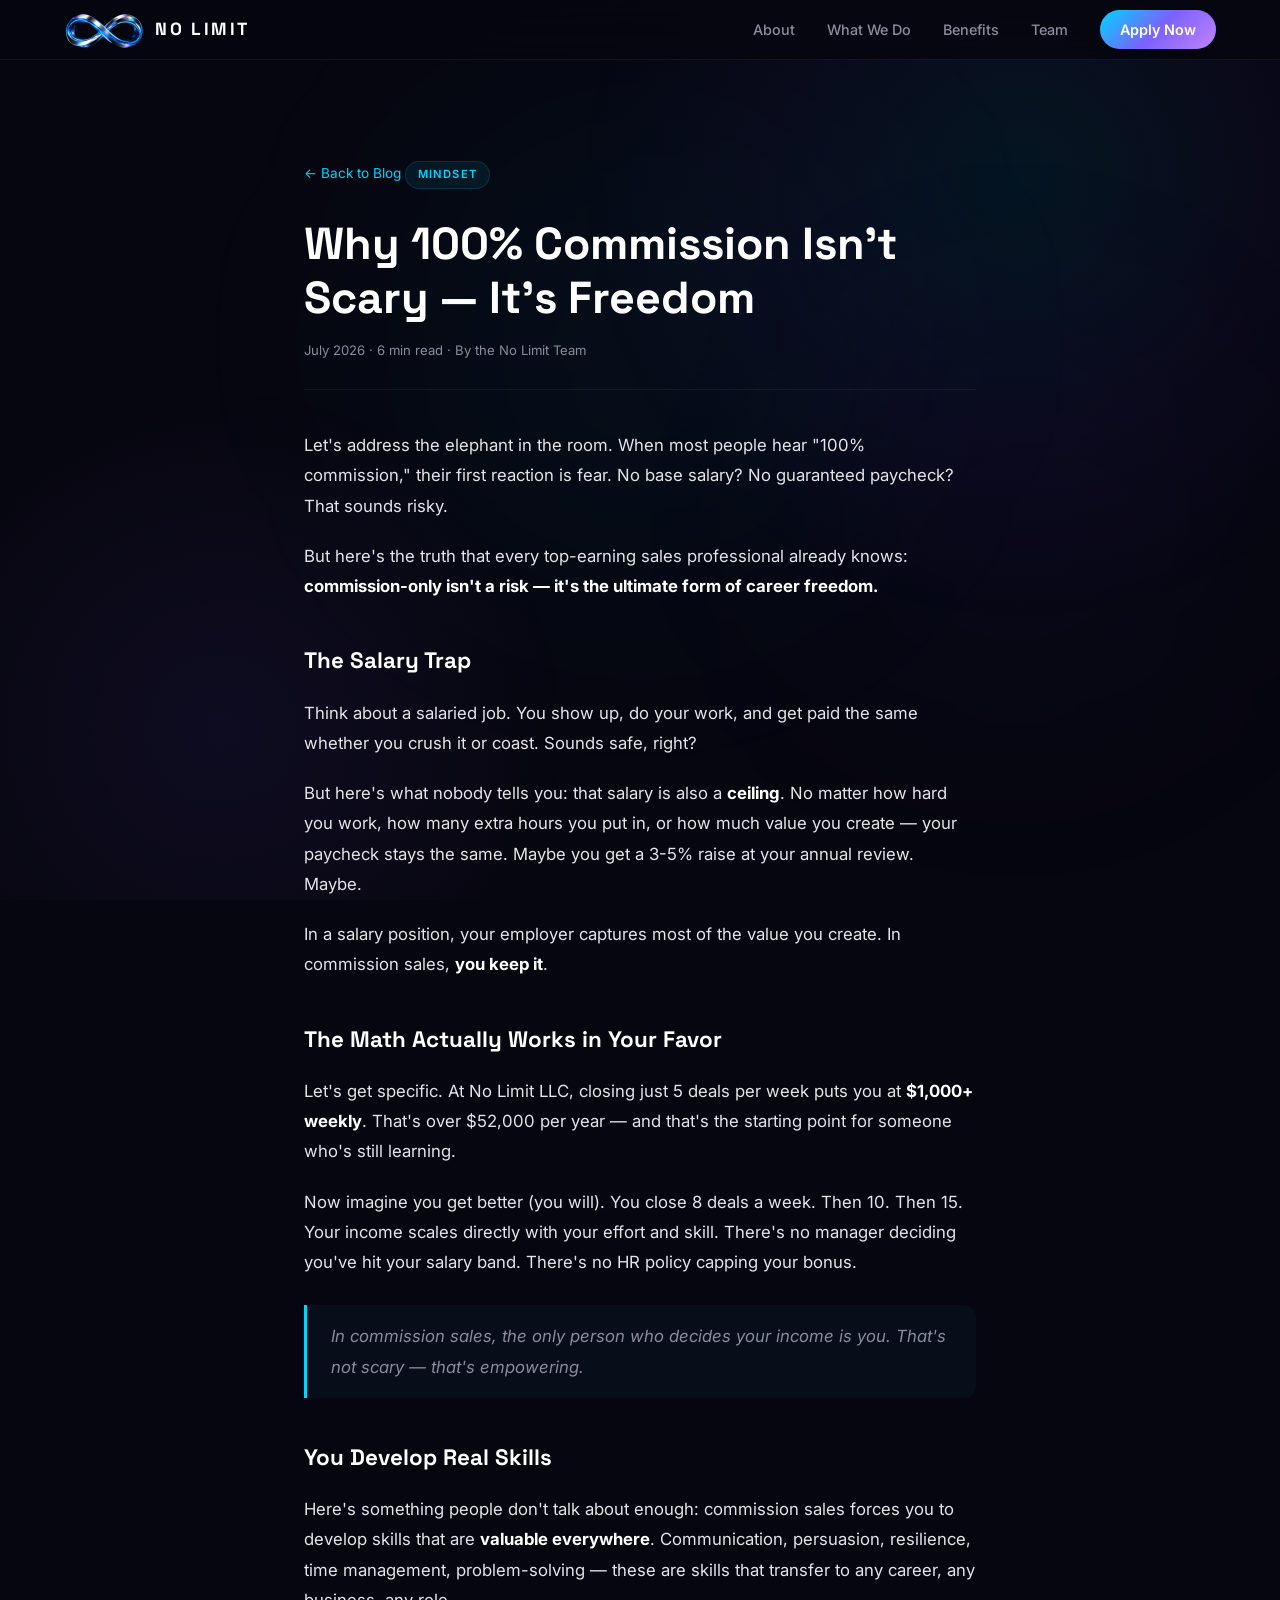
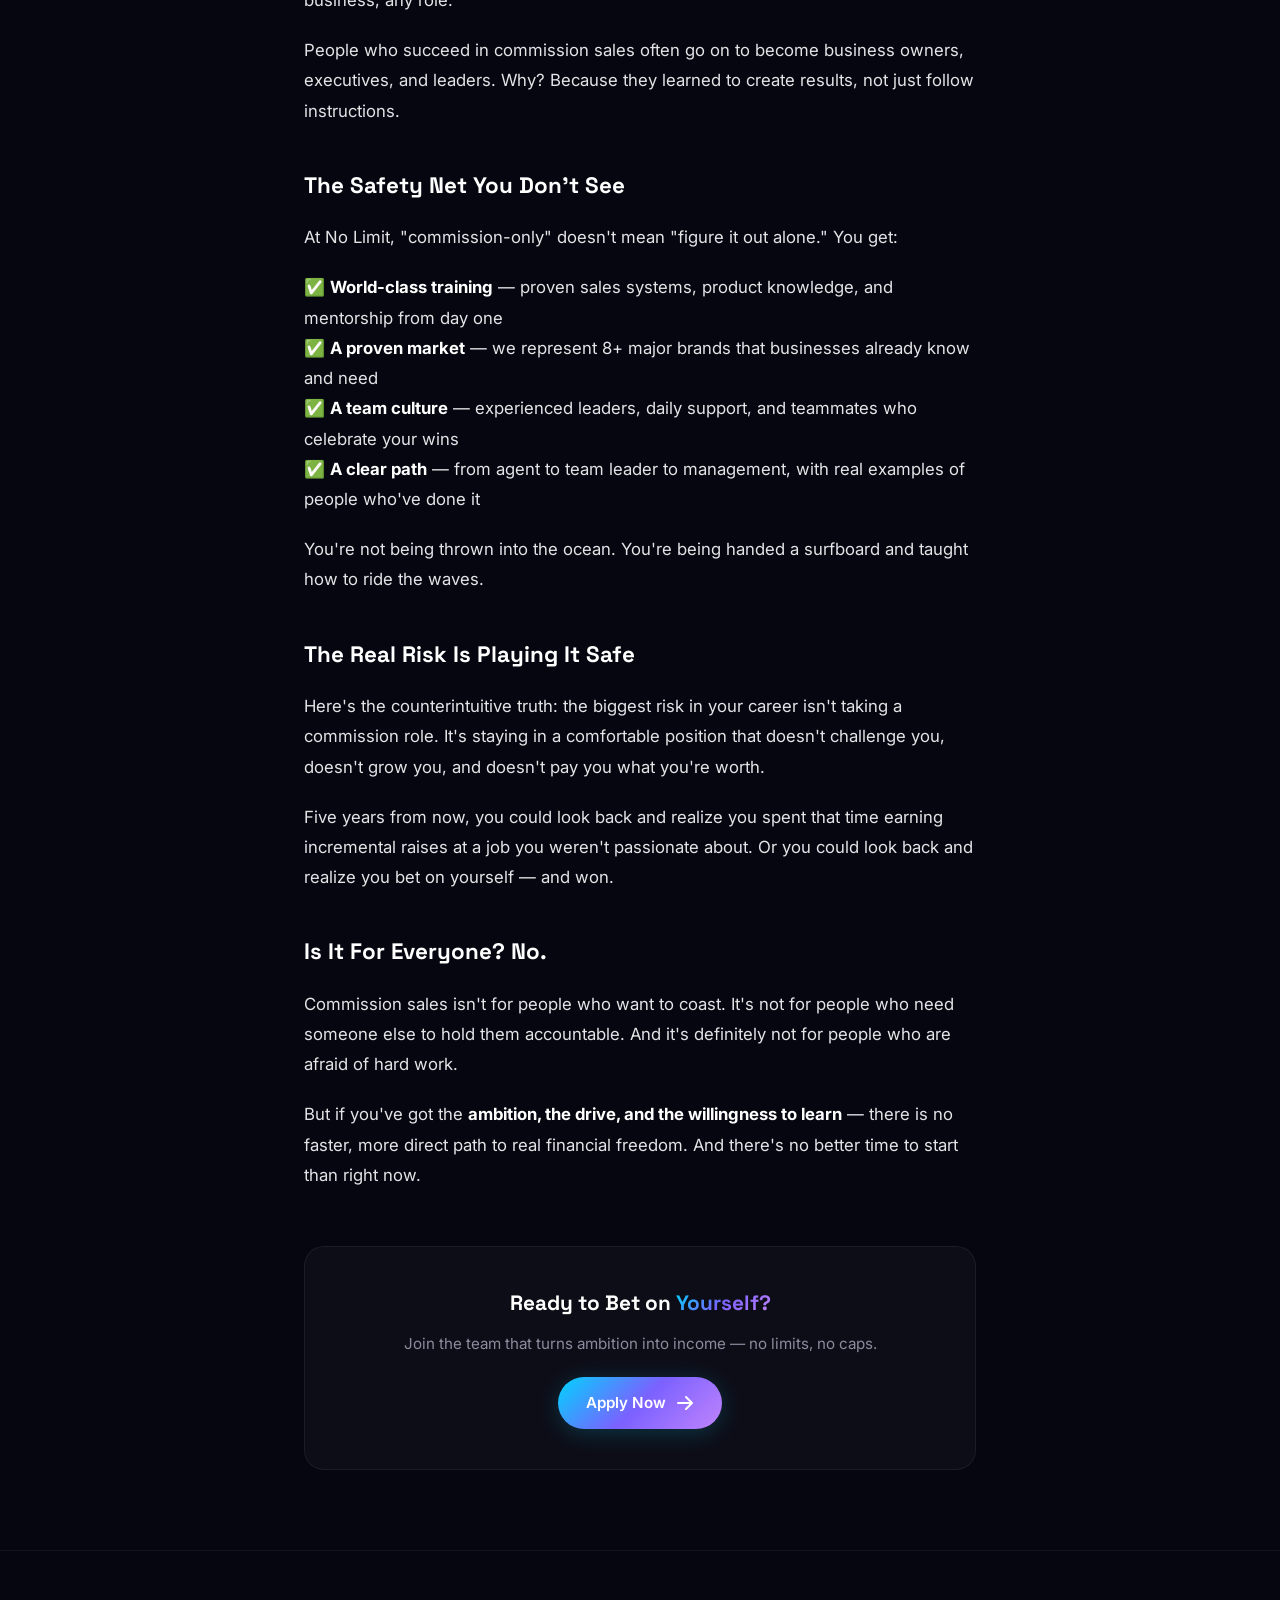
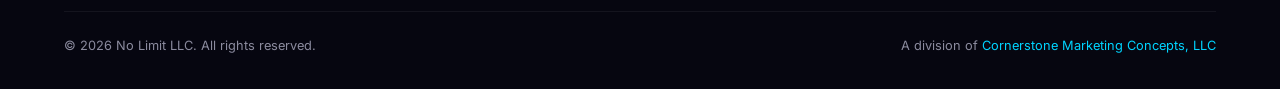
<file: blog/why-commission-only-is-freedom.html>
<!DOCTYPE html>
<html lang="en">
<head>
    <meta charset="UTF-8">
    <meta name="viewport" content="width=device-width, initial-scale=1.0">
    <title>Why 100% Commission Isn't Scary — It's Freedom | No Limit LLC</title>
    <meta name="description" content="Commission-only sounds intimidating, but it's actually the most empowering compensation model. Here's why the best sales professionals choose it.">
    <link rel="icon" type="image/png" sizes="32x32" href="../favicon-32.png">
    <link rel="icon" type="image/png" sizes="192x192" href="../favicon-192.png">
    <link rel="preconnect" href="https://fonts.googleapis.com">
    <link rel="preconnect" href="https://fonts.gstatic.com" crossorigin>
    <link href="https://fonts.googleapis.com/css2?family=Inter:wght@300;400;500;600;700;800;900&family=Space+Grotesk:wght@400;500;600;700&display=swap" rel="stylesheet">
    <link rel="stylesheet" href="../styles.css">
    <style>
        .article { max-width: 720px; margin: 0 auto; padding: 160px 24px 80px; position: relative; z-index: 1; }
        .article-back { font-size: 0.85rem; color: var(--accent); text-decoration: none; display: inline-flex; align-items: center; gap: 6px; margin-bottom: 32px; }
        .article-back:hover { text-decoration: underline; }
        .article-tag { font-size: 0.7rem; font-weight: 600; letter-spacing: 0.1em; text-transform: uppercase; color: var(--accent); background: rgba(0,212,255,0.08); border: 1px solid rgba(0,212,255,0.15); padding: 4px 12px; border-radius: 100px; display: inline-block; margin-bottom: 16px; }
        .article-title { font-family: var(--font-display); font-size: clamp(1.8rem, 4vw, 2.8rem); font-weight: 800; color: var(--text-heading); line-height: 1.2; margin-bottom: 16px; }
        .article-meta { font-size: 0.82rem; color: var(--text-muted); margin-bottom: 40px; padding-bottom: 28px; border-bottom: 1px solid var(--border); }
        .article-body { font-size: 1.05rem; color: var(--text); line-height: 1.8; }
        .article-body h2 { font-family: var(--font-display); font-size: 1.4rem; font-weight: 700; color: var(--text-heading); margin: 40px 0 16px; }
        .article-body p { margin-bottom: 20px; }
        .article-body strong { color: var(--text-heading); }
        .article-body blockquote { border-left: 3px solid var(--accent); padding: 16px 24px; margin: 28px 0; background: rgba(0,212,255,0.04); border-radius: 0 var(--radius) var(--radius) 0; font-style: italic; color: var(--text-muted); }
        .article-cta { margin-top: 56px; padding: 40px; background: var(--bg-card); border: 1px solid var(--border); border-radius: var(--radius-lg); text-align: center; }
        .article-cta h3 { font-family: var(--font-display); font-size: 1.3rem; color: var(--text-heading); margin-bottom: 12px; }
        .article-cta p { color: var(--text-muted); font-size: 0.95rem; margin-bottom: 20px; }
    </style>
</head>
<body>
    <div class="bg-grid" aria-hidden="true"></div>
    <div class="bg-glow bg-glow-1" aria-hidden="true"></div>
    <div class="bg-glow bg-glow-2" aria-hidden="true"></div>

    <nav class="navbar scrolled" id="navbar">
        <div class="nav-container">
            <a href="../" class="nav-logo">
                <img src="../logo-nav.png" alt="No Limit" class="logo-icon">
                <span class="logo-text">NO LIMIT</span>
            </a>
            <div class="nav-links" id="navLinks">
                <a href="../#about" class="nav-link">About</a>
                <a href="../#what-we-do" class="nav-link">What We Do</a>
                <a href="../#benefits" class="nav-link">Benefits</a>
                <a href="../#team" class="nav-link">Team</a>
                <a href="../#apply" class="nav-link nav-cta">Apply Now</a>
            </div>
            <button class="nav-toggle" id="navToggle" aria-label="Toggle menu">
                <span></span><span></span><span></span>
            </button>
        </div>
    </nav>

    <article class="article">
        <a href="./" class="article-back">← Back to Blog</a>
        <span class="article-tag">Mindset</span>
        <h1 class="article-title">Why 100% Commission Isn't Scary — It's Freedom</h1>
        <div class="article-meta">July 2026 · 6 min read · By the No Limit Team</div>

        <div class="article-body">
            <p>Let's address the elephant in the room. When most people hear "100% commission," their first reaction is fear. No base salary? No guaranteed paycheck? That sounds risky.</p>

            <p>But here's the truth that every top-earning sales professional already knows: <strong>commission-only isn't a risk — it's the ultimate form of career freedom.</strong></p>

            <h2>The Salary Trap</h2>
            <p>Think about a salaried job. You show up, do your work, and get paid the same whether you crush it or coast. Sounds safe, right?</p>
            <p>But here's what nobody tells you: that salary is also a <strong>ceiling</strong>. No matter how hard you work, how many extra hours you put in, or how much value you create — your paycheck stays the same. Maybe you get a 3-5% raise at your annual review. Maybe.</p>
            <p>In a salary position, your employer captures most of the value you create. In commission sales, <strong>you keep it</strong>.</p>

            <h2>The Math Actually Works in Your Favor</h2>
            <p>Let's get specific. At No Limit LLC, closing just 5 deals per week puts you at <strong>$1,000+ weekly</strong>. That's over $52,000 per year — and that's the starting point for someone who's still learning.</p>
            <p>Now imagine you get better (you will). You close 8 deals a week. Then 10. Then 15. Your income scales directly with your effort and skill. There's no manager deciding you've hit your salary band. There's no HR policy capping your bonus.</p>

            <blockquote>In commission sales, the only person who decides your income is you. That's not scary — that's empowering.</blockquote>

            <h2>You Develop Real Skills</h2>
            <p>Here's something people don't talk about enough: commission sales forces you to develop skills that are <strong>valuable everywhere</strong>. Communication, persuasion, resilience, time management, problem-solving — these are skills that transfer to any career, any business, any role.</p>
            <p>People who succeed in commission sales often go on to become business owners, executives, and leaders. Why? Because they learned to create results, not just follow instructions.</p>

            <h2>The Safety Net You Don't See</h2>
            <p>At No Limit, "commission-only" doesn't mean "figure it out alone." You get:</p>
            <p>✅ <strong>World-class training</strong> — proven sales systems, product knowledge, and mentorship from day one<br>
            ✅ <strong>A proven market</strong> — we represent 8+ major brands that businesses already know and need<br>
            ✅ <strong>A team culture</strong> — experienced leaders, daily support, and teammates who celebrate your wins<br>
            ✅ <strong>A clear path</strong> — from agent to team leader to management, with real examples of people who've done it</p>
            <p>You're not being thrown into the ocean. You're being handed a surfboard and taught how to ride the waves.</p>

            <h2>The Real Risk Is Playing It Safe</h2>
            <p>Here's the counterintuitive truth: the biggest risk in your career isn't taking a commission role. It's staying in a comfortable position that doesn't challenge you, doesn't grow you, and doesn't pay you what you're worth.</p>
            <p>Five years from now, you could look back and realize you spent that time earning incremental raises at a job you weren't passionate about. Or you could look back and realize you bet on yourself — and won.</p>

            <h2>Is It For Everyone? No.</h2>
            <p>Commission sales isn't for people who want to coast. It's not for people who need someone else to hold them accountable. And it's definitely not for people who are afraid of hard work.</p>
            <p>But if you've got the <strong>ambition, the drive, and the willingness to learn</strong> — there is no faster, more direct path to real financial freedom. And there's no better time to start than right now.</p>
        </div>

        <div class="article-cta">
            <h3>Ready to Bet on <span class="gradient-text">Yourself?</span></h3>
            <p>Join the team that turns ambition into income — no limits, no caps.</p>
            <a href="../#apply" class="btn btn-primary">
                Apply Now
                <svg width="20" height="20" viewBox="0 0 20 20" fill="none"><path d="M4 10h12M12 4l6 6-6 6" stroke="currentColor" stroke-width="2" stroke-linecap="round" stroke-linejoin="round"/></svg>
            </a>
        </div>
    </article>

    <footer class="footer">
        <div class="container">
            <div class="footer-bottom">
                <p>&copy; 2026 No Limit LLC. All rights reserved.</p>
                <p class="footer-parent">A division of <a href="https://cmcgroups.com" target="_blank" rel="noopener">Cornerstone Marketing Concepts, LLC</a></p>
            </div>
        </div>
    </footer>

    <script>
        const navToggle = document.getElementById('navToggle');
        const navLinks = document.getElementById('navLinks');
        navToggle.addEventListener('click', () => { navLinks.classList.toggle('active'); navToggle.classList.toggle('active'); });
    </script>
</body>
</html>
</file>
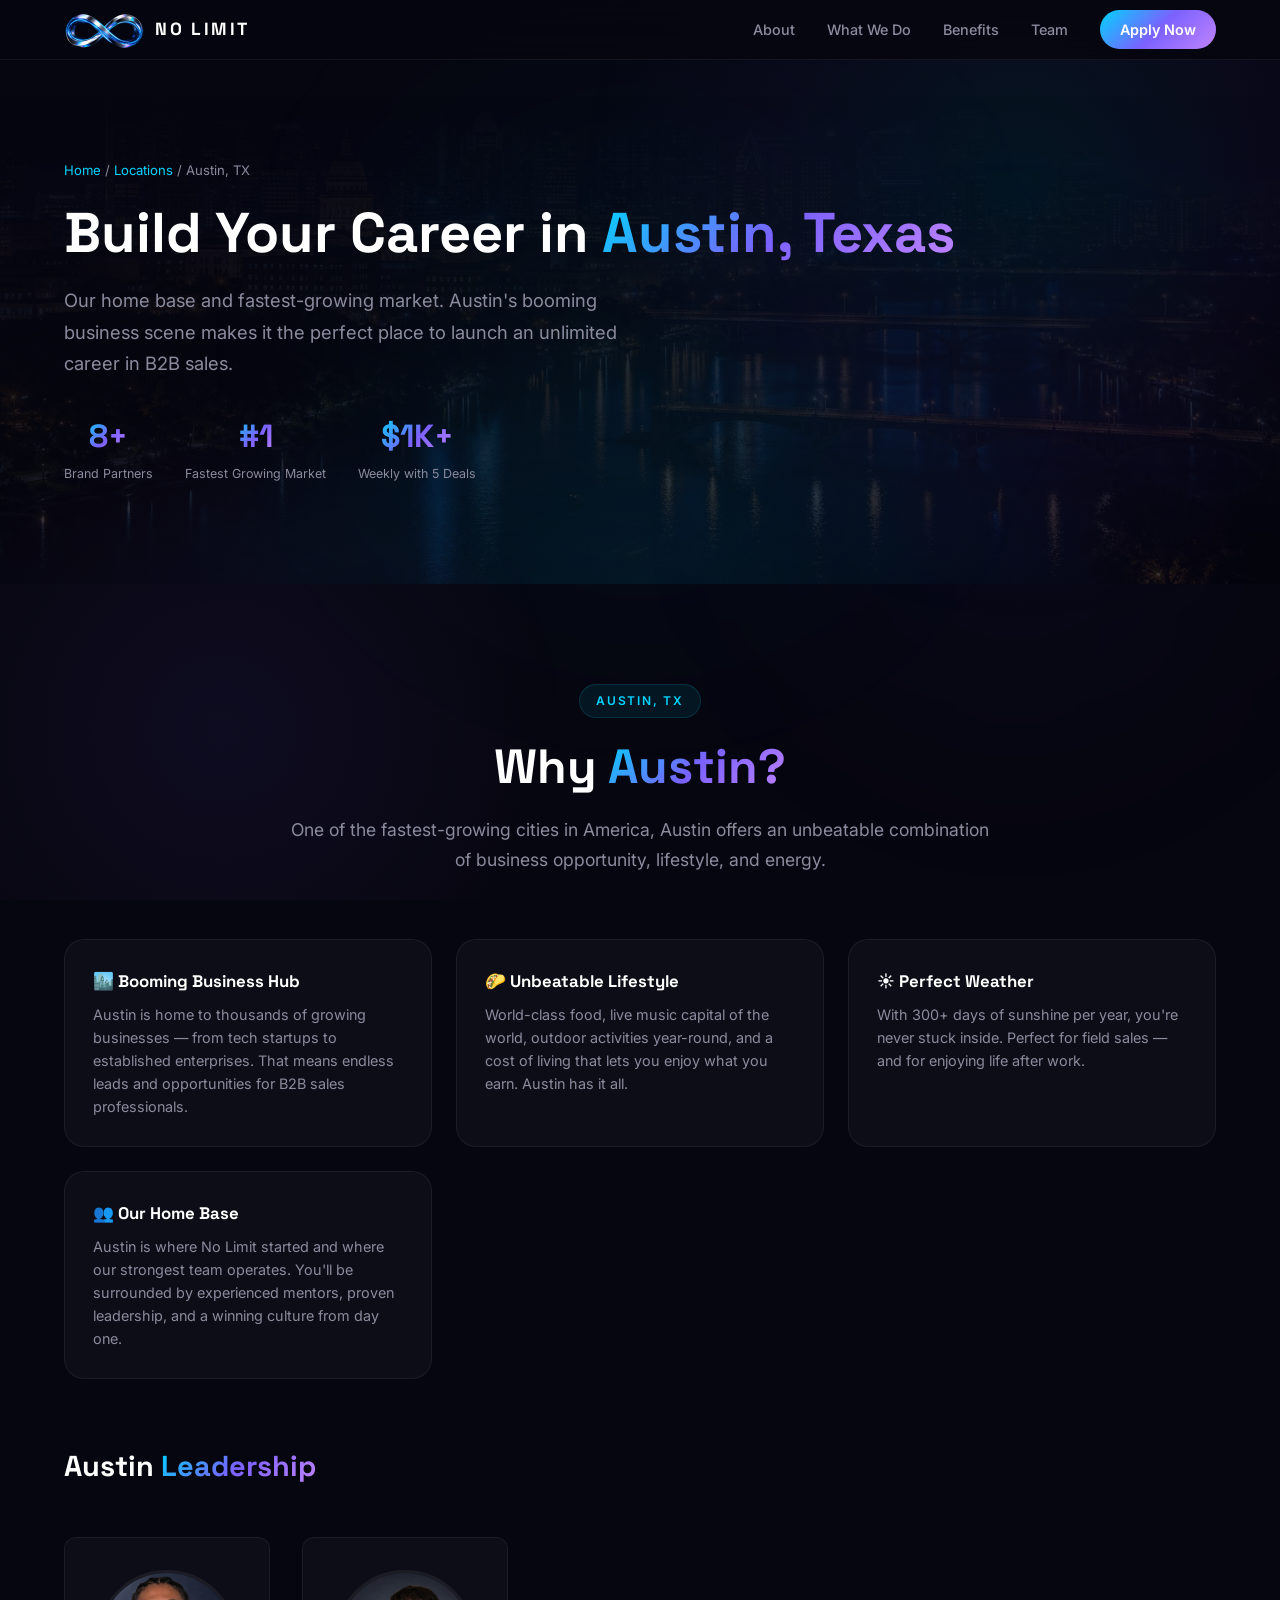
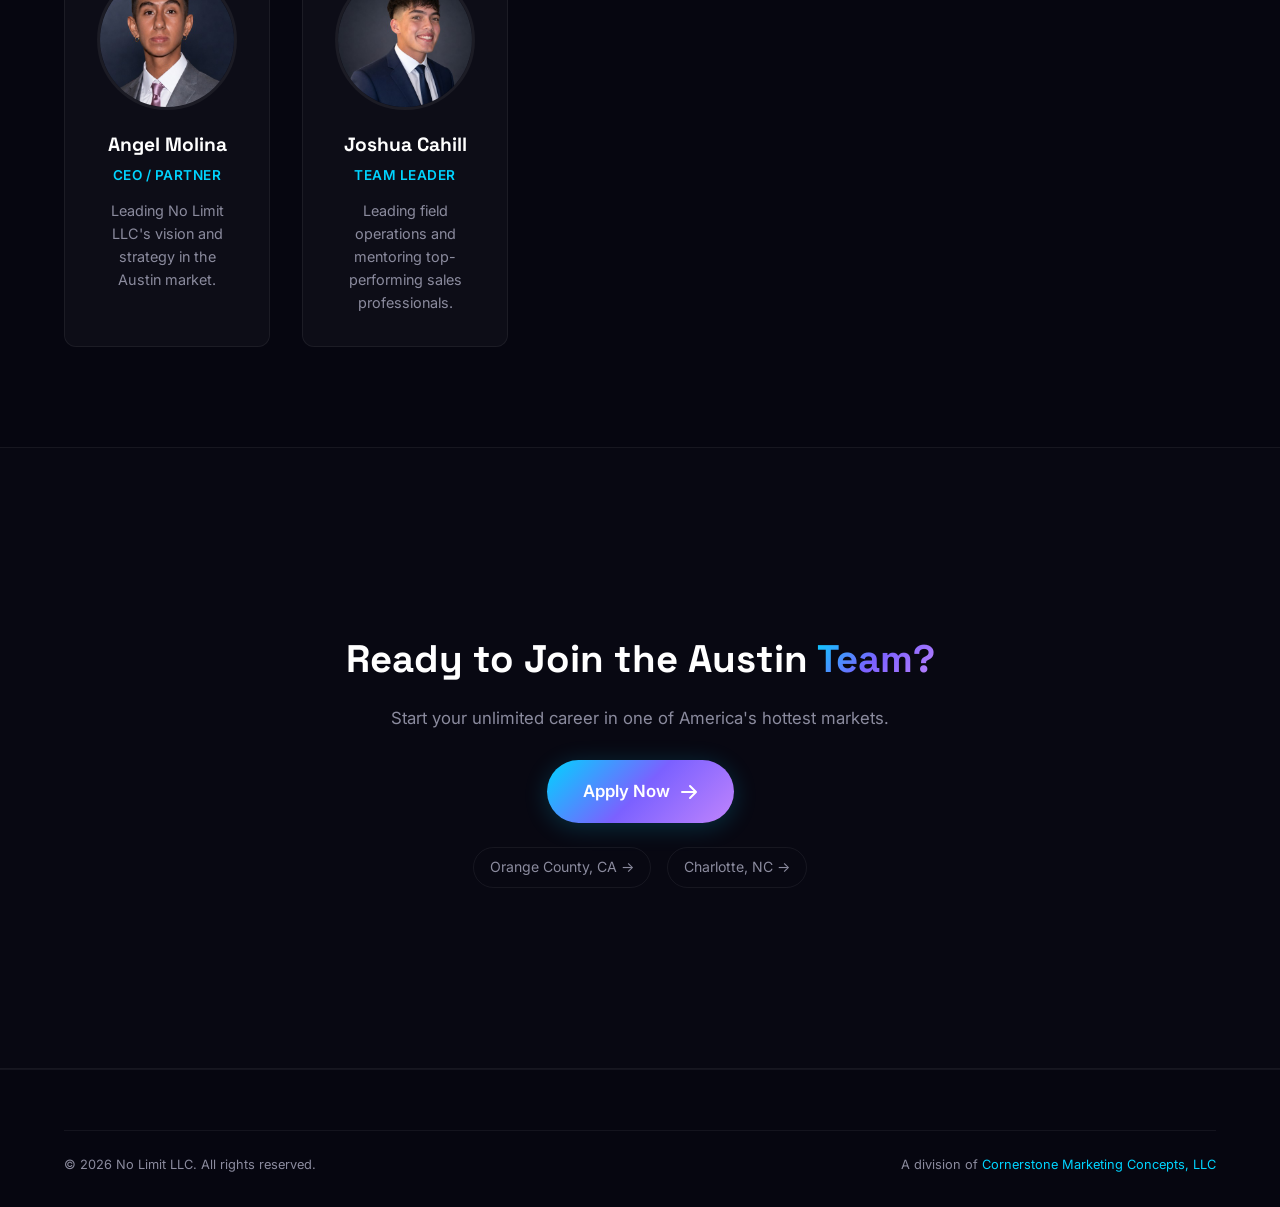
<file: locations/austin-tx.html>
<!DOCTYPE html>
<html lang="en">
<head>
    <meta charset="UTF-8">
    <meta name="viewport" content="width=device-width, initial-scale=1.0">
    <title>Austin, TX Careers | No Limit LLC — B2B Sales Jobs in Austin</title>
    <meta name="description" content="Join No Limit LLC's Austin, Texas team. B2B sales careers with uncapped commission, world-class training, and a winning culture in one of America's fastest-growing cities.">
    <link rel="icon" type="image/png" sizes="32x32" href="../favicon-32.png">
    <link rel="icon" type="image/png" sizes="192x192" href="../favicon-192.png">
    <link rel="apple-touch-icon" href="../favicon-192.png">
    <link rel="preconnect" href="https://fonts.googleapis.com">
    <link rel="preconnect" href="https://fonts.gstatic.com" crossorigin>
    <link href="https://fonts.googleapis.com/css2?family=Inter:wght@300;400;500;600;700;800;900&family=Space+Grotesk:wght@400;500;600;700&display=swap" rel="stylesheet">
    <link rel="stylesheet" href="../styles.css">
    <style>
        .location-hero {
            position: relative;
            padding: 160px 0 100px;
            z-index: 1;
            overflow: hidden;
        }
        .location-hero::before {
            content: '';
            position: absolute;
            inset: 0;
            background: url('../cities/austin-tx.jpg') center bottom / cover no-repeat;
            opacity: 0.25;
            z-index: -1;
            mask-image: linear-gradient(to top, rgba(0,0,0,0.8) 0%, rgba(0,0,0,0.3) 50%, transparent 85%);
            -webkit-mask-image: linear-gradient(to top, rgba(0,0,0,0.8) 0%, rgba(0,0,0,0.3) 50%, transparent 85%);
        }
        .location-hero::after {
            content: '';
            position: absolute;
            bottom: 0;
            left: 10%;
            right: 10%;
            height: 50%;
            background: radial-gradient(ellipse at center bottom, rgba(0,212,255,0.08) 0%, transparent 70%);
            z-index: -1;
        }
        .location-breadcrumb {
            font-size: 0.82rem;
            color: var(--text-muted);
            margin-bottom: 20px;
        }
        .location-breadcrumb a {
            color: var(--accent);
            text-decoration: none;
        }
        .location-breadcrumb a:hover { text-decoration: underline; }
        .location-title {
            font-family: var(--font-display);
            font-size: clamp(2.2rem, 5vw, 3.5rem);
            font-weight: 800;
            color: var(--text-heading);
            line-height: 1.15;
            margin-bottom: 20px;
        }
        .location-subtitle {
            font-size: 1.15rem;
            color: var(--text-muted);
            max-width: 600px;
            line-height: 1.7;
            margin-bottom: 32px;
        }
        .location-stats {
            display: flex;
            gap: 32px;
            flex-wrap: wrap;
        }
        .location-stat {
            text-align: center;
        }
        .location-stat-number {
            font-family: var(--font-display);
            font-size: 2rem;
            font-weight: 800;
            background: var(--gradient);
            -webkit-background-clip: text;
            background-clip: text;
            -webkit-text-fill-color: transparent;
        }
        .location-stat-label {
            font-size: 0.78rem;
            color: var(--text-muted);
            display: block;
            margin-top: 2px;
        }
        .location-highlights {
            display: grid;
            grid-template-columns: repeat(auto-fit, minmax(280px, 1fr));
            gap: 24px;
            margin-top: 48px;
        }
        .location-highlight {
            background: var(--bg-card);
            border: 1px solid var(--border);
            border-radius: var(--radius-lg);
            padding: 28px;
            transition: var(--transition);
        }
        .location-highlight:hover {
            background: var(--bg-card-hover);
            border-color: var(--border-hover);
        }
        .location-highlight h3 {
            font-family: var(--font-display);
            font-size: 1.05rem;
            color: var(--text-heading);
            margin-bottom: 8px;
        }
        .location-highlight p {
            font-size: 0.9rem;
            color: var(--text-muted);
            line-height: 1.6;
        }
        .location-team {
            margin-top: 64px;
        }
        .location-team h2 {
            font-family: var(--font-display);
            font-size: 1.8rem;
            font-weight: 700;
            color: var(--text-heading);
            margin-bottom: 32px;
        }
        .location-cta {
            text-align: center;
            padding: 80px 0;
        }
        .location-cta h2 {
            font-family: var(--font-display);
            font-size: clamp(1.6rem, 4vw, 2.4rem);
            font-weight: 700;
            color: var(--text-heading);
            margin-bottom: 16px;
        }
        .location-cta p {
            color: var(--text-muted);
            font-size: 1.05rem;
            margin-bottom: 28px;
            max-width: 500px;
            margin-left: auto;
            margin-right: auto;
        }
        .other-locations {
            display: flex;
            justify-content: center;
            gap: 16px;
            margin-top: 24px;
            flex-wrap: wrap;
        }
        .other-locations a {
            font-size: 0.88rem;
            color: var(--text-muted);
            text-decoration: none;
            padding: 8px 16px;
            border: 1px solid var(--border);
            border-radius: var(--radius-full);
            transition: var(--transition);
        }
        .other-locations a:hover {
            color: var(--accent);
            border-color: rgba(0,212,255,0.3);
        }
    </style>
</head>
<body>
    <div class="bg-grid" aria-hidden="true"></div>
    <div class="bg-glow bg-glow-1" aria-hidden="true"></div>
    <div class="bg-glow bg-glow-2" aria-hidden="true"></div>

    <nav class="navbar scrolled" id="navbar">
        <div class="nav-container">
            <a href="../" class="nav-logo">
                <img src="../logo-nav.png" alt="No Limit" class="logo-icon">
                <span class="logo-text">NO LIMIT</span>
            </a>
            <div class="nav-links" id="navLinks">
                <a href="../#about" class="nav-link">About</a>
                <a href="../#what-we-do" class="nav-link">What We Do</a>
                <a href="../#benefits" class="nav-link">Benefits</a>
                <a href="../#team" class="nav-link">Team</a>
                <a href="../#apply" class="nav-link nav-cta">Apply Now</a>
            </div>
            <button class="nav-toggle" id="navToggle" aria-label="Toggle menu">
                <span></span><span></span><span></span>
            </button>
        </div>
    </nav>

    <section class="location-hero">
        <div class="container">
            <div class="location-breadcrumb">
                <a href="../">Home</a> / <a href="../#team">Locations</a> / Austin, TX
            </div>
            <h1 class="location-title">Build Your Career in <span class="gradient-text">Austin, Texas</span></h1>
            <p class="location-subtitle">
                Our home base and fastest-growing market. Austin's booming business scene makes it the 
                perfect place to launch an unlimited career in B2B sales.
            </p>
            <div class="location-stats">
                <div class="location-stat">
                    <span class="location-stat-number">8+</span>
                    <span class="location-stat-label">Brand Partners</span>
                </div>
                <div class="location-stat">
                    <span class="location-stat-number">#1</span>
                    <span class="location-stat-label">Fastest Growing Market</span>
                </div>
                <div class="location-stat">
                    <span class="location-stat-number">$1K+</span>
                    <span class="location-stat-label">Weekly with 5 Deals</span>
                </div>
            </div>
        </div>
    </section>

    <section class="section">
        <div class="container">
            <div class="section-header">
                <span class="section-tag">Austin, TX</span>
                <h2 class="section-title">Why <span class="gradient-text">Austin?</span></h2>
                <p class="section-subtitle">
                    One of the fastest-growing cities in America, Austin offers an unbeatable combination of 
                    business opportunity, lifestyle, and energy.
                </p>
            </div>
            <div class="location-highlights">
                <div class="location-highlight">
                    <h3>🏙️ Booming Business Hub</h3>
                    <p>Austin is home to thousands of growing businesses — from tech startups to established enterprises. That means endless leads and opportunities for B2B sales professionals.</p>
                </div>
                <div class="location-highlight">
                    <h3>🌮 Unbeatable Lifestyle</h3>
                    <p>World-class food, live music capital of the world, outdoor activities year-round, and a cost of living that lets you enjoy what you earn. Austin has it all.</p>
                </div>
                <div class="location-highlight">
                    <h3>☀️ Perfect Weather</h3>
                    <p>With 300+ days of sunshine per year, you're never stuck inside. Perfect for field sales — and for enjoying life after work.</p>
                </div>
                <div class="location-highlight">
                    <h3>👥 Our Home Base</h3>
                    <p>Austin is where No Limit started and where our strongest team operates. You'll be surrounded by experienced mentors, proven leadership, and a winning culture from day one.</p>
                </div>
            </div>

            <div class="location-team">
                <h2>Austin <span class="gradient-text">Leadership</span></h2>
                <div class="team-grid" style="max-width: 600px;">
                    <div class="team-card">
                        <div class="team-photo">
                            <img src="../team/angel-molina.jpg" alt="Angel Molina" loading="lazy">
                        </div>
                        <h3 class="team-name">Angel Molina</h3>
                        <span class="team-title">CEO / Partner</span>
                        <p class="team-bio">Leading No Limit LLC's vision and strategy in the Austin market.</p>
                    </div>
                    <div class="team-card">
                        <div class="team-photo">
                            <img src="../team/joshua-cahill.jpg" alt="Joshua Cahill" loading="lazy">
                        </div>
                        <h3 class="team-name">Joshua Cahill</h3>
                        <span class="team-title">Team Leader</span>
                        <p class="team-bio">Leading field operations and mentoring top-performing sales professionals.</p>
                    </div>
                </div>
            </div>
        </div>
    </section>

    <section class="section section-dark">
        <div class="container">
            <div class="location-cta">
                <h2>Ready to Join the Austin <span class="gradient-text">Team?</span></h2>
                <p>Start your unlimited career in one of America's hottest markets.</p>
                <a href="../#apply" class="btn btn-primary btn-lg">
                    Apply Now
                    <svg width="20" height="20" viewBox="0 0 20 20" fill="none"><path d="M4 10h12M12 4l6 6-6 6" stroke="currentColor" stroke-width="2" stroke-linecap="round" stroke-linejoin="round"/></svg>
                </a>
                <div class="other-locations">
                    <a href="orange-county-ca.html">Orange County, CA →</a>
                    <a href="charlotte-nc.html">Charlotte, NC →</a>
                </div>
            </div>
        </div>
    </section>

    <footer class="footer">
        <div class="container">
            <div class="footer-bottom">
                <p>&copy; 2026 No Limit LLC. All rights reserved.</p>
                <p class="footer-parent">A division of <a href="https://cmcgroups.com" target="_blank" rel="noopener">Cornerstone Marketing Concepts, LLC</a></p>
            </div>
        </div>
    </footer>

    <script>
        // Mobile nav toggle
        const navToggle = document.getElementById('navToggle');
        const navLinks = document.getElementById('navLinks');
        navToggle.addEventListener('click', () => {
            navLinks.classList.toggle('active');
            navToggle.classList.toggle('active');
        });
    </script>
</body>
</html>
</file>
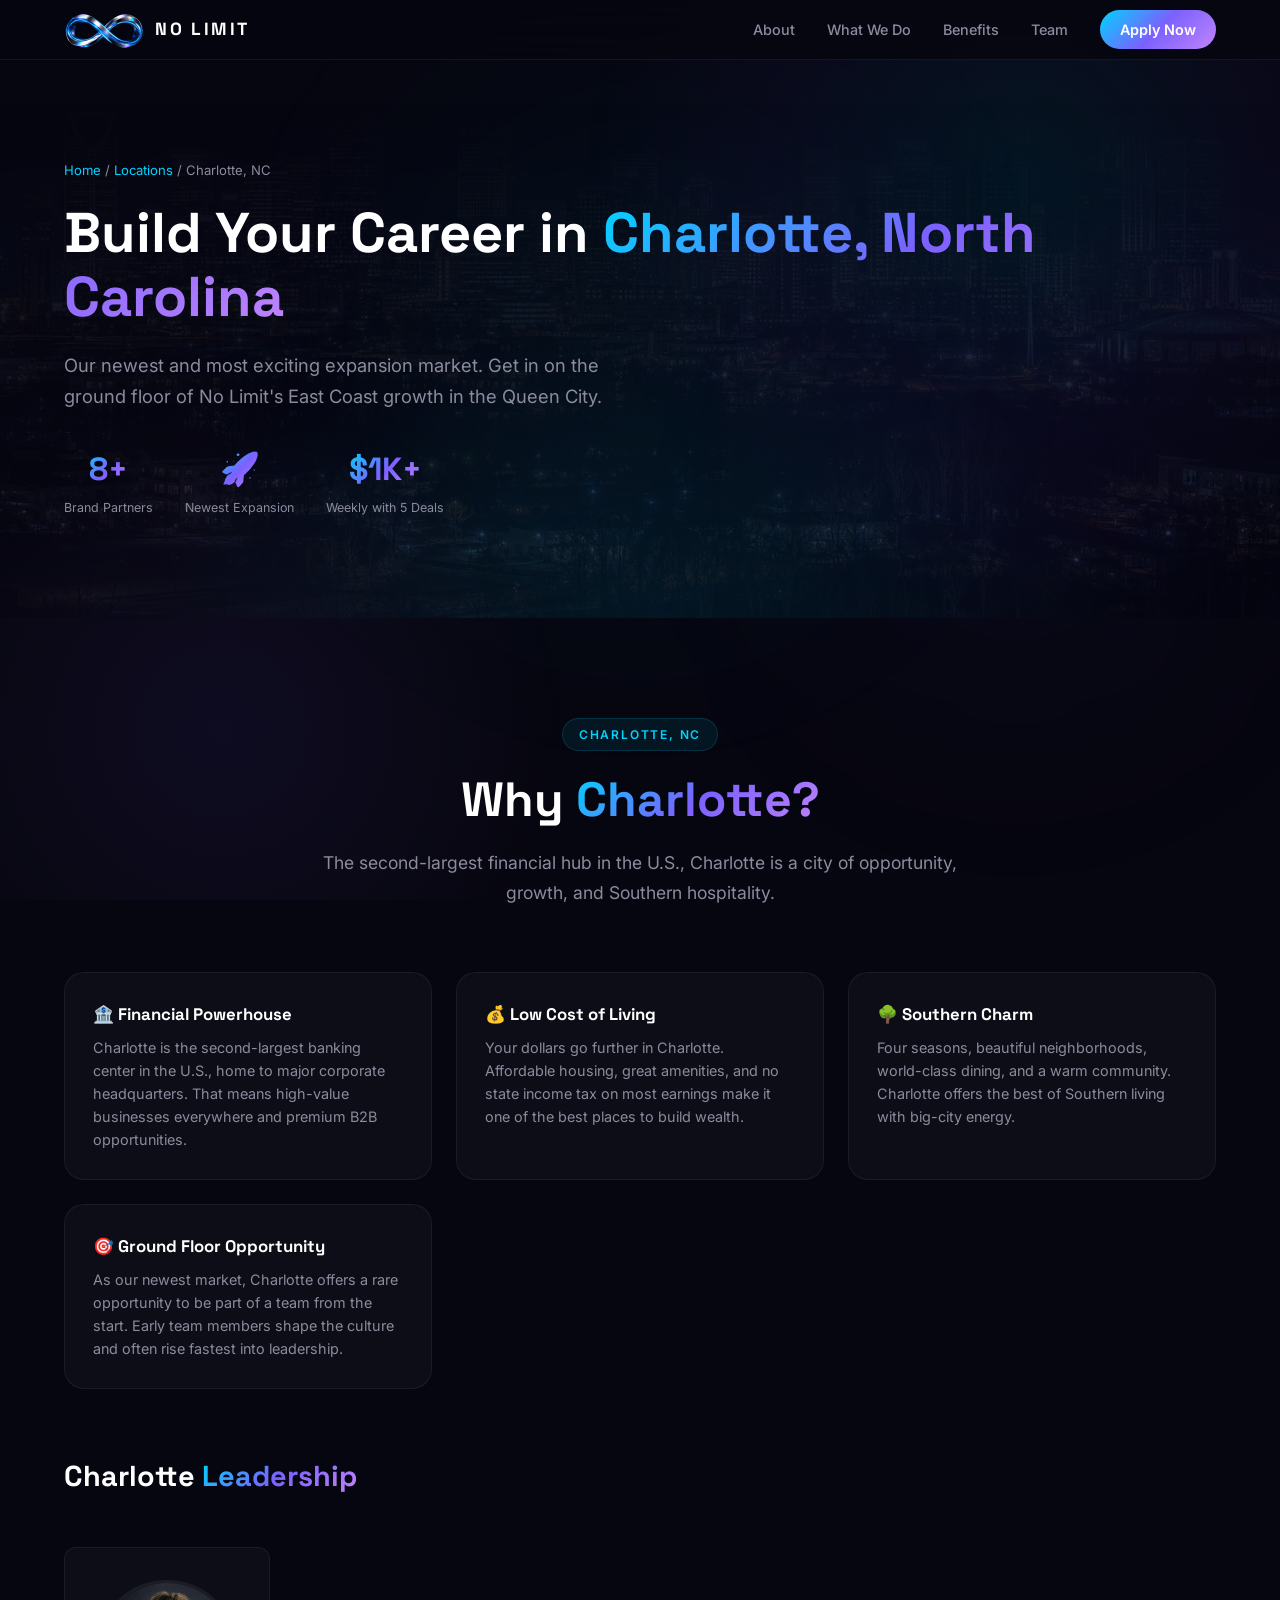
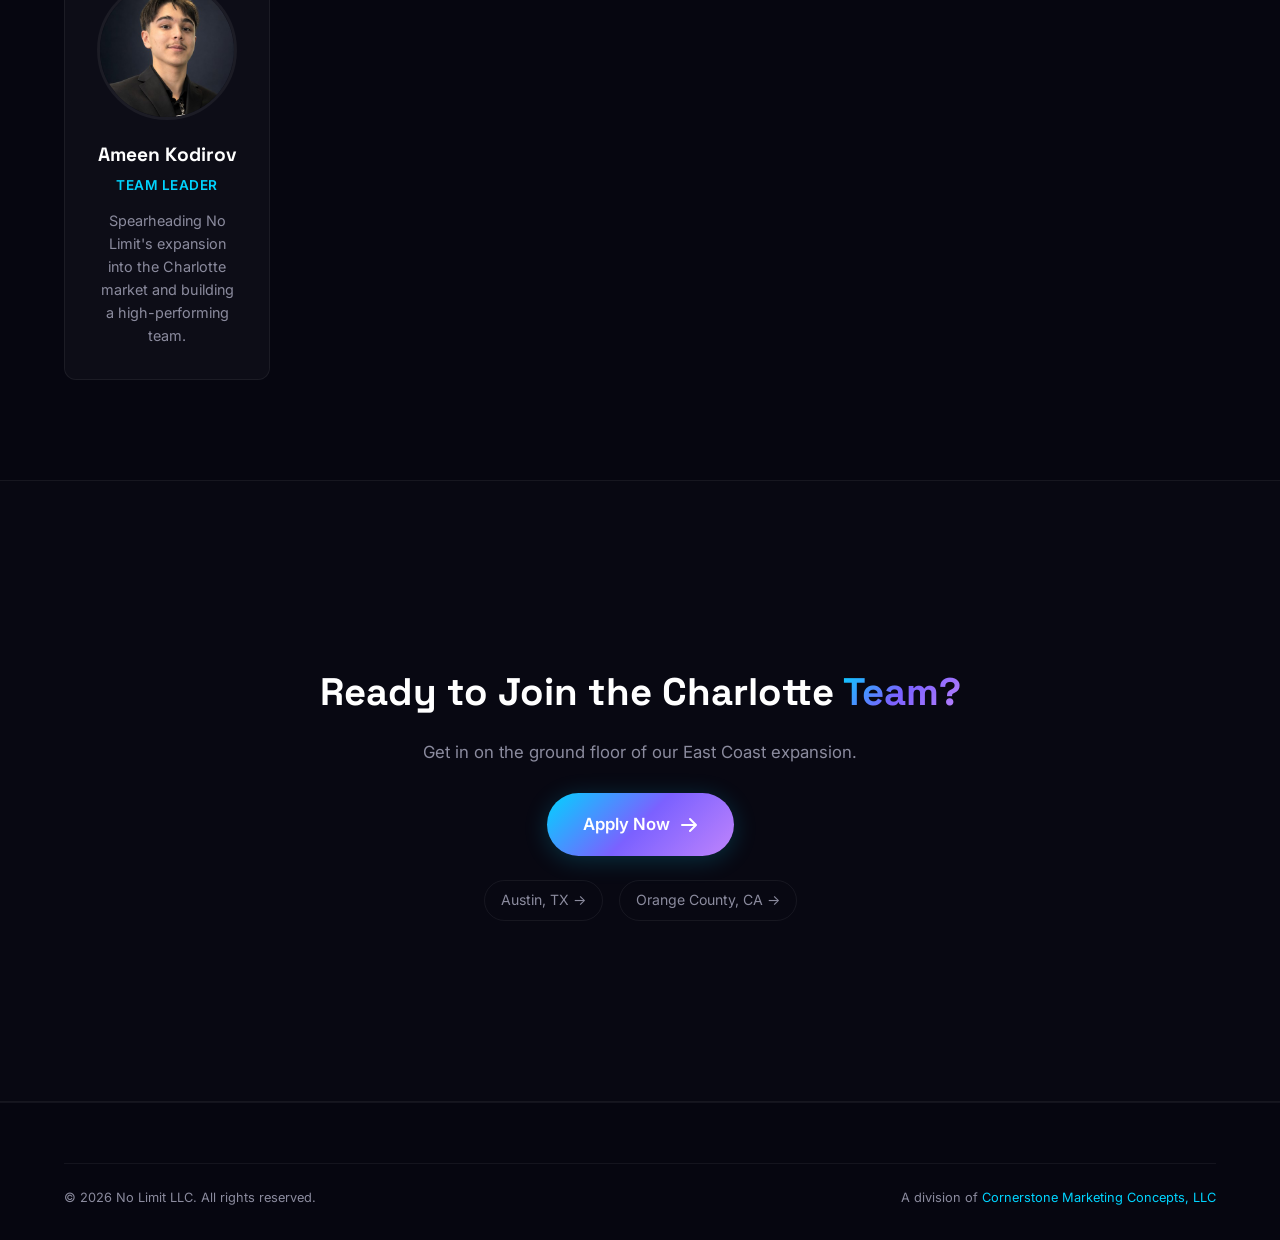
<file: locations/charlotte-nc.html>
<!DOCTYPE html>
<html lang="en">
<head>
    <meta charset="UTF-8">
    <meta name="viewport" content="width=device-width, initial-scale=1.0">
    <title>Charlotte, NC Careers | No Limit LLC — B2B Sales Jobs in Charlotte</title>
    <meta name="description" content="Join No Limit LLC's Charlotte, North Carolina team. B2B sales careers with uncapped commission, world-class training, and a winning culture in the Queen City.">
    <link rel="icon" type="image/png" sizes="32x32" href="../favicon-32.png">
    <link rel="icon" type="image/png" sizes="192x192" href="../favicon-192.png">
    <link rel="apple-touch-icon" href="../favicon-192.png">
    <link rel="preconnect" href="https://fonts.googleapis.com">
    <link rel="preconnect" href="https://fonts.gstatic.com" crossorigin>
    <link href="https://fonts.googleapis.com/css2?family=Inter:wght@300;400;500;600;700;800;900&family=Space+Grotesk:wght@400;500;600;700&display=swap" rel="stylesheet">
    <link rel="stylesheet" href="../styles.css">
    <style>
        .location-hero { position: relative; padding: 160px 0 100px; z-index: 1; overflow: hidden; }
        .location-hero::before { content: ''; position: absolute; inset: 0; background: url('../cities/charlotte-nc.jpg') center bottom / cover no-repeat; opacity: 0.25; z-index: -1; mask-image: linear-gradient(to top, rgba(0,0,0,0.8) 0%, rgba(0,0,0,0.3) 50%, transparent 85%); -webkit-mask-image: linear-gradient(to top, rgba(0,0,0,0.8) 0%, rgba(0,0,0,0.3) 50%, transparent 85%); }
        .location-hero::after { content: ''; position: absolute; bottom: 0; left: 10%; right: 10%; height: 50%; background: radial-gradient(ellipse at center bottom, rgba(0,212,255,0.08) 0%, transparent 70%); z-index: -1; }
        .location-breadcrumb { font-size: 0.82rem; color: var(--text-muted); margin-bottom: 20px; }
        .location-breadcrumb a { color: var(--accent); text-decoration: none; }
        .location-breadcrumb a:hover { text-decoration: underline; }
        .location-title { font-family: var(--font-display); font-size: clamp(2.2rem, 5vw, 3.5rem); font-weight: 800; color: var(--text-heading); line-height: 1.15; margin-bottom: 20px; }
        .location-subtitle { font-size: 1.15rem; color: var(--text-muted); max-width: 600px; line-height: 1.7; margin-bottom: 32px; }
        .location-stats { display: flex; gap: 32px; flex-wrap: wrap; }
        .location-stat { text-align: center; }
        .location-stat-number { font-family: var(--font-display); font-size: 2rem; font-weight: 800; background: var(--gradient); -webkit-background-clip: text; background-clip: text; -webkit-text-fill-color: transparent; }
        .location-stat-label { font-size: 0.78rem; color: var(--text-muted); display: block; margin-top: 2px; }
        .location-highlights { display: grid; grid-template-columns: repeat(auto-fit, minmax(280px, 1fr)); gap: 24px; margin-top: 48px; }
        .location-highlight { background: var(--bg-card); border: 1px solid var(--border); border-radius: var(--radius-lg); padding: 28px; transition: var(--transition); }
        .location-highlight:hover { background: var(--bg-card-hover); border-color: var(--border-hover); }
        .location-highlight h3 { font-family: var(--font-display); font-size: 1.05rem; color: var(--text-heading); margin-bottom: 8px; }
        .location-highlight p { font-size: 0.9rem; color: var(--text-muted); line-height: 1.6; }
        .location-team { margin-top: 64px; }
        .location-team h2 { font-family: var(--font-display); font-size: 1.8rem; font-weight: 700; color: var(--text-heading); margin-bottom: 32px; }
        .location-cta { text-align: center; padding: 80px 0; }
        .location-cta h2 { font-family: var(--font-display); font-size: clamp(1.6rem, 4vw, 2.4rem); font-weight: 700; color: var(--text-heading); margin-bottom: 16px; }
        .location-cta p { color: var(--text-muted); font-size: 1.05rem; margin-bottom: 28px; max-width: 500px; margin-left: auto; margin-right: auto; }
        .other-locations { display: flex; justify-content: center; gap: 16px; margin-top: 24px; flex-wrap: wrap; }
        .other-locations a { font-size: 0.88rem; color: var(--text-muted); text-decoration: none; padding: 8px 16px; border: 1px solid var(--border); border-radius: var(--radius-full); transition: var(--transition); }
        .other-locations a:hover { color: var(--accent); border-color: rgba(0,212,255,0.3); }
    </style>
</head>
<body>
    <div class="bg-grid" aria-hidden="true"></div>
    <div class="bg-glow bg-glow-1" aria-hidden="true"></div>
    <div class="bg-glow bg-glow-2" aria-hidden="true"></div>

    <nav class="navbar scrolled" id="navbar">
        <div class="nav-container">
            <a href="../" class="nav-logo">
                <img src="../logo-nav.png" alt="No Limit" class="logo-icon">
                <span class="logo-text">NO LIMIT</span>
            </a>
            <div class="nav-links" id="navLinks">
                <a href="../#about" class="nav-link">About</a>
                <a href="../#what-we-do" class="nav-link">What We Do</a>
                <a href="../#benefits" class="nav-link">Benefits</a>
                <a href="../#team" class="nav-link">Team</a>
                <a href="../#apply" class="nav-link nav-cta">Apply Now</a>
            </div>
            <button class="nav-toggle" id="navToggle" aria-label="Toggle menu">
                <span></span><span></span><span></span>
            </button>
        </div>
    </nav>

    <section class="location-hero">
        <div class="container">
            <div class="location-breadcrumb">
                <a href="../">Home</a> / <a href="../#team">Locations</a> / Charlotte, NC
            </div>
            <h1 class="location-title">Build Your Career in <span class="gradient-text">Charlotte, North Carolina</span></h1>
            <p class="location-subtitle">
                Our newest and most exciting expansion market. Get in on the ground floor of No Limit's 
                East Coast growth in the Queen City.
            </p>
            <div class="location-stats">
                <div class="location-stat">
                    <span class="location-stat-number">8+</span>
                    <span class="location-stat-label">Brand Partners</span>
                </div>
                <div class="location-stat">
                    <span class="location-stat-number">🚀</span>
                    <span class="location-stat-label">Newest Expansion</span>
                </div>
                <div class="location-stat">
                    <span class="location-stat-number">$1K+</span>
                    <span class="location-stat-label">Weekly with 5 Deals</span>
                </div>
            </div>
        </div>
    </section>

    <section class="section">
        <div class="container">
            <div class="section-header">
                <span class="section-tag">Charlotte, NC</span>
                <h2 class="section-title">Why <span class="gradient-text">Charlotte?</span></h2>
                <p class="section-subtitle">
                    The second-largest financial hub in the U.S., Charlotte is a city of opportunity, growth, and 
                    Southern hospitality.
                </p>
            </div>
            <div class="location-highlights">
                <div class="location-highlight">
                    <h3>🏦 Financial Powerhouse</h3>
                    <p>Charlotte is the second-largest banking center in the U.S., home to major corporate headquarters. That means high-value businesses everywhere and premium B2B opportunities.</p>
                </div>
                <div class="location-highlight">
                    <h3>💰 Low Cost of Living</h3>
                    <p>Your dollars go further in Charlotte. Affordable housing, great amenities, and no state income tax on most earnings make it one of the best places to build wealth.</p>
                </div>
                <div class="location-highlight">
                    <h3>🌳 Southern Charm</h3>
                    <p>Four seasons, beautiful neighborhoods, world-class dining, and a warm community. Charlotte offers the best of Southern living with big-city energy.</p>
                </div>
                <div class="location-highlight">
                    <h3>🎯 Ground Floor Opportunity</h3>
                    <p>As our newest market, Charlotte offers a rare opportunity to be part of a team from the start. Early team members shape the culture and often rise fastest into leadership.</p>
                </div>
            </div>

            <div class="location-team">
                <h2>Charlotte <span class="gradient-text">Leadership</span></h2>
                <div class="team-grid" style="max-width: 320px;">
                    <div class="team-card">
                        <div class="team-photo">
                            <img src="../team/ameen-kodirov.jpg" alt="Ameen Kodirov" loading="lazy">
                        </div>
                        <h3 class="team-name">Ameen Kodirov</h3>
                        <span class="team-title">Team Leader</span>
                        <p class="team-bio">Spearheading No Limit's expansion into the Charlotte market and building a high-performing team.</p>
                    </div>
                </div>
            </div>
        </div>
    </section>

    <section class="section section-dark">
        <div class="container">
            <div class="location-cta">
                <h2>Ready to Join the Charlotte <span class="gradient-text">Team?</span></h2>
                <p>Get in on the ground floor of our East Coast expansion.</p>
                <a href="../#apply" class="btn btn-primary btn-lg">
                    Apply Now
                    <svg width="20" height="20" viewBox="0 0 20 20" fill="none"><path d="M4 10h12M12 4l6 6-6 6" stroke="currentColor" stroke-width="2" stroke-linecap="round" stroke-linejoin="round"/></svg>
                </a>
                <div class="other-locations">
                    <a href="austin-tx.html">Austin, TX →</a>
                    <a href="orange-county-ca.html">Orange County, CA →</a>
                </div>
            </div>
        </div>
    </section>

    <footer class="footer">
        <div class="container">
            <div class="footer-bottom">
                <p>&copy; 2026 No Limit LLC. All rights reserved.</p>
                <p class="footer-parent">A division of <a href="https://cmcgroups.com" target="_blank" rel="noopener">Cornerstone Marketing Concepts, LLC</a></p>
            </div>
        </div>
    </footer>

    <script>
        const navToggle = document.getElementById('navToggle');
        const navLinks = document.getElementById('navLinks');
        navToggle.addEventListener('click', () => { navLinks.classList.toggle('active'); navToggle.classList.toggle('active'); });
    </script>
</body>
</html>
</file>
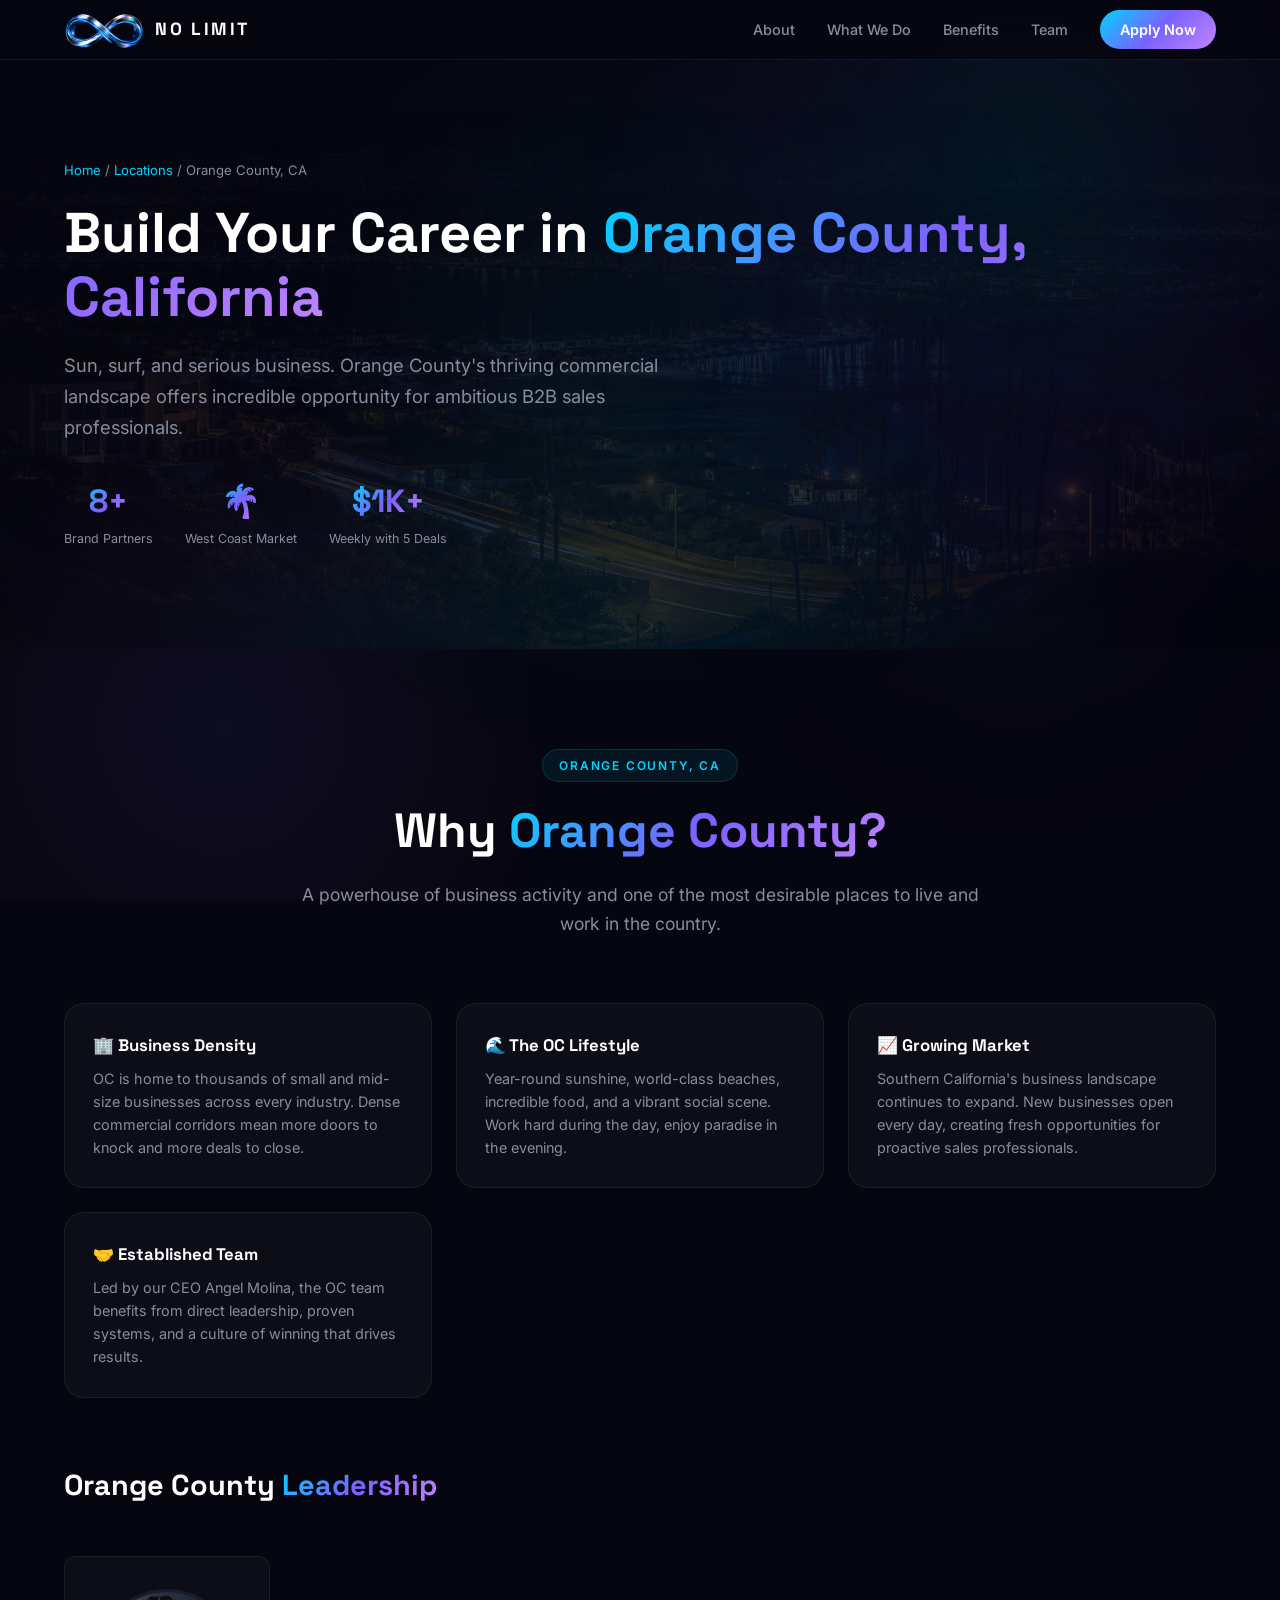
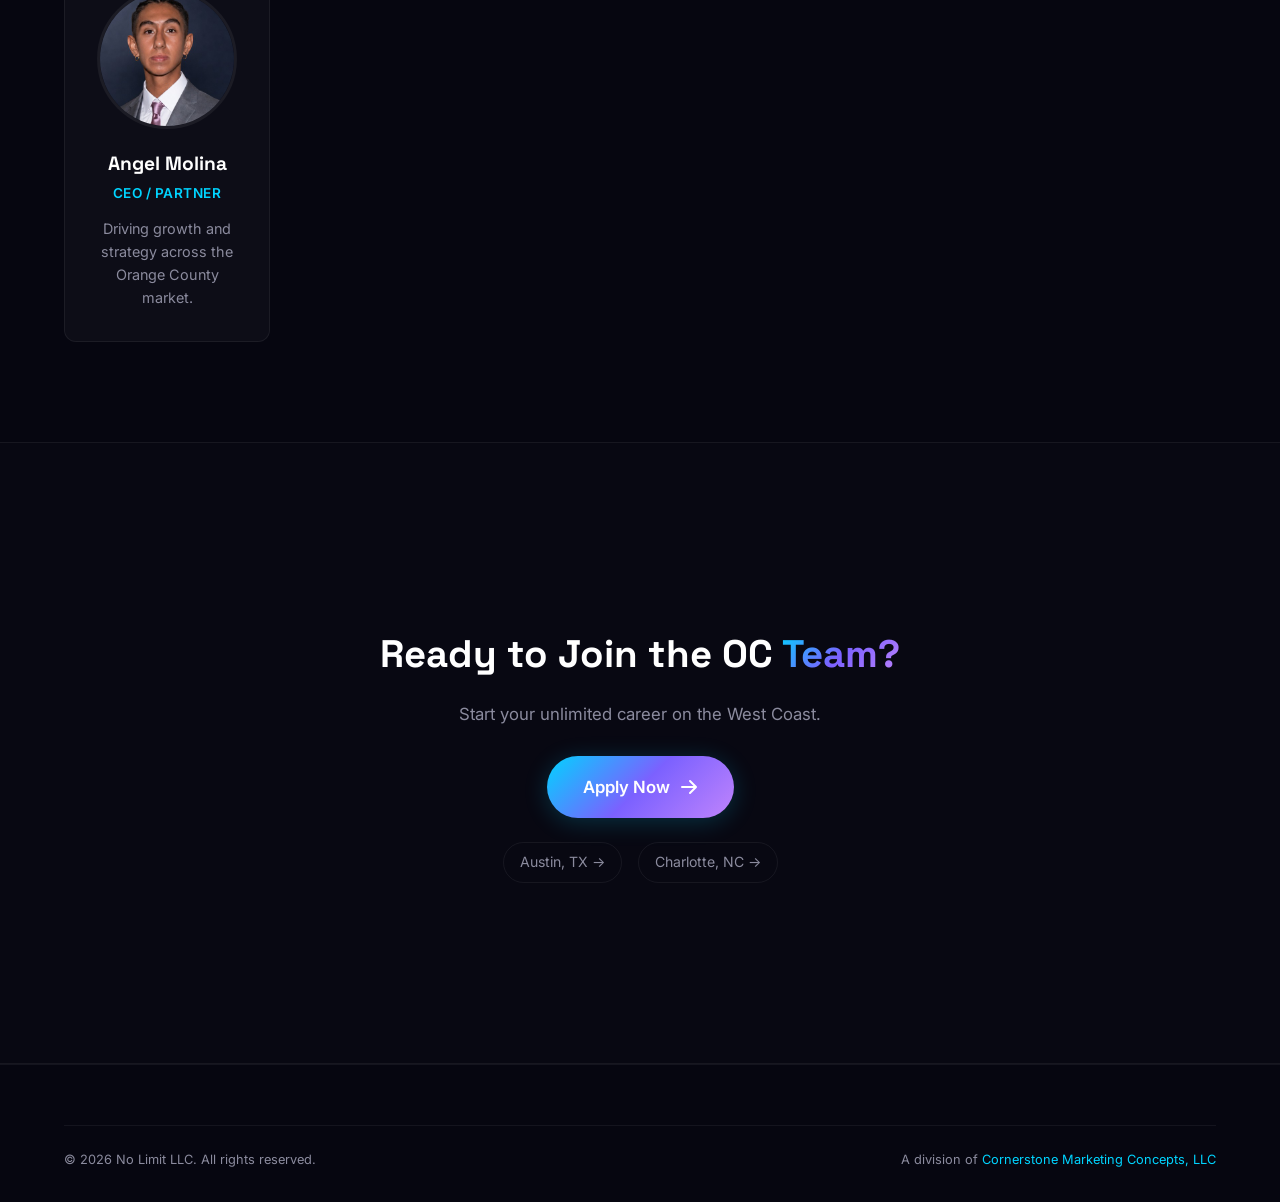
<file: locations/orange-county-ca.html>
<!DOCTYPE html>
<html lang="en">
<head>
    <meta charset="UTF-8">
    <meta name="viewport" content="width=device-width, initial-scale=1.0">
    <title>Orange County, CA Careers | No Limit LLC — B2B Sales Jobs in OC</title>
    <meta name="description" content="Join No Limit LLC's Orange County, California team. B2B sales careers with uncapped commission, world-class training, and a winning culture on the West Coast.">
    <link rel="icon" type="image/png" sizes="32x32" href="../favicon-32.png">
    <link rel="icon" type="image/png" sizes="192x192" href="../favicon-192.png">
    <link rel="apple-touch-icon" href="../favicon-192.png">
    <link rel="preconnect" href="https://fonts.googleapis.com">
    <link rel="preconnect" href="https://fonts.gstatic.com" crossorigin>
    <link href="https://fonts.googleapis.com/css2?family=Inter:wght@300;400;500;600;700;800;900&family=Space+Grotesk:wght@400;500;600;700&display=swap" rel="stylesheet">
    <link rel="stylesheet" href="../styles.css">
    <style>
        .location-hero { position: relative; padding: 160px 0 100px; z-index: 1; overflow: hidden; }
        .location-hero::before { content: ''; position: absolute; inset: 0; background: url('../cities/orange-county-ca.jpg') center bottom / cover no-repeat; opacity: 0.25; z-index: -1; mask-image: linear-gradient(to top, rgba(0,0,0,0.8) 0%, rgba(0,0,0,0.3) 50%, transparent 85%); -webkit-mask-image: linear-gradient(to top, rgba(0,0,0,0.8) 0%, rgba(0,0,0,0.3) 50%, transparent 85%); }
        .location-hero::after { content: ''; position: absolute; bottom: 0; left: 10%; right: 10%; height: 50%; background: radial-gradient(ellipse at center bottom, rgba(0,212,255,0.08) 0%, transparent 70%); z-index: -1; }
        .location-breadcrumb { font-size: 0.82rem; color: var(--text-muted); margin-bottom: 20px; }
        .location-breadcrumb a { color: var(--accent); text-decoration: none; }
        .location-breadcrumb a:hover { text-decoration: underline; }
        .location-title { font-family: var(--font-display); font-size: clamp(2.2rem, 5vw, 3.5rem); font-weight: 800; color: var(--text-heading); line-height: 1.15; margin-bottom: 20px; }
        .location-subtitle { font-size: 1.15rem; color: var(--text-muted); max-width: 600px; line-height: 1.7; margin-bottom: 32px; }
        .location-stats { display: flex; gap: 32px; flex-wrap: wrap; }
        .location-stat { text-align: center; }
        .location-stat-number { font-family: var(--font-display); font-size: 2rem; font-weight: 800; background: var(--gradient); -webkit-background-clip: text; background-clip: text; -webkit-text-fill-color: transparent; }
        .location-stat-label { font-size: 0.78rem; color: var(--text-muted); display: block; margin-top: 2px; }
        .location-highlights { display: grid; grid-template-columns: repeat(auto-fit, minmax(280px, 1fr)); gap: 24px; margin-top: 48px; }
        .location-highlight { background: var(--bg-card); border: 1px solid var(--border); border-radius: var(--radius-lg); padding: 28px; transition: var(--transition); }
        .location-highlight:hover { background: var(--bg-card-hover); border-color: var(--border-hover); }
        .location-highlight h3 { font-family: var(--font-display); font-size: 1.05rem; color: var(--text-heading); margin-bottom: 8px; }
        .location-highlight p { font-size: 0.9rem; color: var(--text-muted); line-height: 1.6; }
        .location-team { margin-top: 64px; }
        .location-team h2 { font-family: var(--font-display); font-size: 1.8rem; font-weight: 700; color: var(--text-heading); margin-bottom: 32px; }
        .location-cta { text-align: center; padding: 80px 0; }
        .location-cta h2 { font-family: var(--font-display); font-size: clamp(1.6rem, 4vw, 2.4rem); font-weight: 700; color: var(--text-heading); margin-bottom: 16px; }
        .location-cta p { color: var(--text-muted); font-size: 1.05rem; margin-bottom: 28px; max-width: 500px; margin-left: auto; margin-right: auto; }
        .other-locations { display: flex; justify-content: center; gap: 16px; margin-top: 24px; flex-wrap: wrap; }
        .other-locations a { font-size: 0.88rem; color: var(--text-muted); text-decoration: none; padding: 8px 16px; border: 1px solid var(--border); border-radius: var(--radius-full); transition: var(--transition); }
        .other-locations a:hover { color: var(--accent); border-color: rgba(0,212,255,0.3); }
    </style>
</head>
<body>
    <div class="bg-grid" aria-hidden="true"></div>
    <div class="bg-glow bg-glow-1" aria-hidden="true"></div>
    <div class="bg-glow bg-glow-2" aria-hidden="true"></div>

    <nav class="navbar scrolled" id="navbar">
        <div class="nav-container">
            <a href="../" class="nav-logo">
                <img src="../logo-nav.png" alt="No Limit" class="logo-icon">
                <span class="logo-text">NO LIMIT</span>
            </a>
            <div class="nav-links" id="navLinks">
                <a href="../#about" class="nav-link">About</a>
                <a href="../#what-we-do" class="nav-link">What We Do</a>
                <a href="../#benefits" class="nav-link">Benefits</a>
                <a href="../#team" class="nav-link">Team</a>
                <a href="../#apply" class="nav-link nav-cta">Apply Now</a>
            </div>
            <button class="nav-toggle" id="navToggle" aria-label="Toggle menu">
                <span></span><span></span><span></span>
            </button>
        </div>
    </nav>

    <section class="location-hero">
        <div class="container">
            <div class="location-breadcrumb">
                <a href="../">Home</a> / <a href="../#team">Locations</a> / Orange County, CA
            </div>
            <h1 class="location-title">Build Your Career in <span class="gradient-text">Orange County, California</span></h1>
            <p class="location-subtitle">
                Sun, surf, and serious business. Orange County's thriving commercial landscape offers 
                incredible opportunity for ambitious B2B sales professionals.
            </p>
            <div class="location-stats">
                <div class="location-stat">
                    <span class="location-stat-number">8+</span>
                    <span class="location-stat-label">Brand Partners</span>
                </div>
                <div class="location-stat">
                    <span class="location-stat-number">🌴</span>
                    <span class="location-stat-label">West Coast Market</span>
                </div>
                <div class="location-stat">
                    <span class="location-stat-number">$1K+</span>
                    <span class="location-stat-label">Weekly with 5 Deals</span>
                </div>
            </div>
        </div>
    </section>

    <section class="section">
        <div class="container">
            <div class="section-header">
                <span class="section-tag">Orange County, CA</span>
                <h2 class="section-title">Why <span class="gradient-text">Orange County?</span></h2>
                <p class="section-subtitle">
                    A powerhouse of business activity and one of the most desirable places to live and work in the country.
                </p>
            </div>
            <div class="location-highlights">
                <div class="location-highlight">
                    <h3>🏢 Business Density</h3>
                    <p>OC is home to thousands of small and mid-size businesses across every industry. Dense commercial corridors mean more doors to knock and more deals to close.</p>
                </div>
                <div class="location-highlight">
                    <h3>🌊 The OC Lifestyle</h3>
                    <p>Year-round sunshine, world-class beaches, incredible food, and a vibrant social scene. Work hard during the day, enjoy paradise in the evening.</p>
                </div>
                <div class="location-highlight">
                    <h3>📈 Growing Market</h3>
                    <p>Southern California's business landscape continues to expand. New businesses open every day, creating fresh opportunities for proactive sales professionals.</p>
                </div>
                <div class="location-highlight">
                    <h3>🤝 Established Team</h3>
                    <p>Led by our CEO Angel Molina, the OC team benefits from direct leadership, proven systems, and a culture of winning that drives results.</p>
                </div>
            </div>

            <div class="location-team">
                <h2>Orange County <span class="gradient-text">Leadership</span></h2>
                <div class="team-grid" style="max-width: 320px;">
                    <div class="team-card">
                        <div class="team-photo">
                            <img src="../team/angel-molina.jpg" alt="Angel Molina" loading="lazy">
                        </div>
                        <h3 class="team-name">Angel Molina</h3>
                        <span class="team-title">CEO / Partner</span>
                        <p class="team-bio">Driving growth and strategy across the Orange County market.</p>
                    </div>
                </div>
            </div>
        </div>
    </section>

    <section class="section section-dark">
        <div class="container">
            <div class="location-cta">
                <h2>Ready to Join the OC <span class="gradient-text">Team?</span></h2>
                <p>Start your unlimited career on the West Coast.</p>
                <a href="../#apply" class="btn btn-primary btn-lg">
                    Apply Now
                    <svg width="20" height="20" viewBox="0 0 20 20" fill="none"><path d="M4 10h12M12 4l6 6-6 6" stroke="currentColor" stroke-width="2" stroke-linecap="round" stroke-linejoin="round"/></svg>
                </a>
                <div class="other-locations">
                    <a href="austin-tx.html">Austin, TX →</a>
                    <a href="charlotte-nc.html">Charlotte, NC →</a>
                </div>
            </div>
        </div>
    </section>

    <footer class="footer">
        <div class="container">
            <div class="footer-bottom">
                <p>&copy; 2026 No Limit LLC. All rights reserved.</p>
                <p class="footer-parent">A division of <a href="https://cmcgroups.com" target="_blank" rel="noopener">Cornerstone Marketing Concepts, LLC</a></p>
            </div>
        </div>
    </footer>

    <script>
        const navToggle = document.getElementById('navToggle');
        const navLinks = document.getElementById('navLinks');
        navToggle.addEventListener('click', () => { navLinks.classList.toggle('active'); navToggle.classList.toggle('active'); });
    </script>
</body>
</html>
</file>
<file: styles.css>
/* ============================================
   NO LIMIT LLC — Recruitment Website
   Sleek · Modern · Futuristic
   ============================================ */

/* --- Reset & Base --- */
*, *::before, *::after { box-sizing: border-box; margin: 0; padding: 0; }

:root {
    --bg: #060610;
    --bg-card: rgba(255,255,255,0.03);
    --bg-card-hover: rgba(255,255,255,0.06);
    --border: rgba(255,255,255,0.06);
    --border-hover: rgba(255,255,255,0.12);
    --text: #e4e4e7;
    --text-muted: #8b8b9e;
    --text-heading: #ffffff;
    --accent: #00d4ff;
    --accent-2: #7b61ff;
    --accent-3: #c084fc;
    --gradient: linear-gradient(135deg, #00d4ff 0%, #7b61ff 50%, #c084fc 100%);
    --gradient-subtle: linear-gradient(135deg, rgba(0,212,255,0.15), rgba(123,97,255,0.15));
    --font-body: 'Inter', -apple-system, BlinkMacSystemFont, sans-serif;
    --font-display: 'Space Grotesk', 'Inter', sans-serif;
    --radius: 12px;
    --radius-lg: 20px;
    --radius-full: 100px;
    --shadow-glow: 0 0 60px rgba(0,212,255,0.08);
    --transition: 0.3s cubic-bezier(0.4, 0, 0.2, 1);
}

html { scroll-behavior: smooth; scroll-padding-top: 80px; }

body {
    font-family: var(--font-body);
    background: var(--bg);
    color: var(--text);
    line-height: 1.6;
    overflow-x: hidden;
    -webkit-font-smoothing: antialiased;
}

/* --- Background Effects --- */
.bg-grid {
    position: fixed;
    inset: 0;
    pointer-events: none;
    z-index: 0;
    overflow: hidden;
}

/* Ambient gradient orbs */
.bg-grid::before {
    content: '';
    position: absolute;
    width: 900px;
    height: 900px;
    top: -30%;
    right: -15%;
    background: radial-gradient(circle, rgba(0,212,255,0.08) 0%, rgba(123,97,255,0.04) 40%, transparent 70%);
    border-radius: 50%;
    animation: ambientDrift1 20s ease-in-out infinite;
}

.bg-grid::after {
    content: '';
    position: absolute;
    width: 700px;
    height: 700px;
    bottom: -20%;
    left: -10%;
    background: radial-gradient(circle, rgba(123,97,255,0.07) 0%, rgba(192,132,252,0.03) 40%, transparent 70%);
    border-radius: 50%;
    animation: ambientDrift2 25s ease-in-out infinite;
}

@keyframes ambientDrift1 {
    0%, 100% { transform: translate(0, 0) scale(1); }
    33% { transform: translate(-40px, 30px) scale(1.05); }
    66% { transform: translate(20px, -20px) scale(0.97); }
}

@keyframes ambientDrift2 {
    0%, 100% { transform: translate(0, 0) scale(1); }
    33% { transform: translate(30px, -25px) scale(1.03); }
    66% { transform: translate(-20px, 40px) scale(0.98); }
}

.bg-glow {
    position: fixed;
    border-radius: 50%;
    filter: blur(120px);
    pointer-events: none;
    z-index: 0;
}
.bg-glow-1 {
    width: 500px; height: 500px;
    background: rgba(0,212,255,0.04);
    top: 10%; left: 50%;
    transform: translateX(-50%);
    animation: glowPulse 8s ease-in-out infinite;
}
.bg-glow-2 {
    width: 400px; height: 400px;
    background: rgba(123,97,255,0.035);
    bottom: 20%; right: 5%;
    animation: glowPulse 10s ease-in-out infinite 3s;
}

@keyframes glowPulse {
    0%, 100% { opacity: 0.6; transform: scale(1); }
    50% { opacity: 1; transform: scale(1.1); }
}

/* Hero-specific professional background */
.hero::before {
    content: '';
    position: absolute;
    inset: 0;
    background:
        radial-gradient(ellipse 80% 60% at 70% 40%, rgba(0,212,255,0.06) 0%, transparent 60%),
        radial-gradient(ellipse 60% 50% at 30% 70%, rgba(123,97,255,0.04) 0%, transparent 60%),
        radial-gradient(ellipse 40% 40% at 80% 80%, rgba(192,132,252,0.03) 0%, transparent 60%);
    pointer-events: none;
    z-index: -1;
}

/* Subtle noise texture overlay */
.hero::after {
    content: '';
    position: absolute;
    inset: 0;
    background: url("data:image/svg+xml,%3Csvg viewBox='0 0 256 256' xmlns='http://www.w3.org/2000/svg'%3E%3Cfilter id='noise'%3E%3CfeTurbulence type='fractalNoise' baseFrequency='0.9' numOctaves='4' stitchTiles='stitch'/%3E%3C/filter%3E%3Crect width='100%25' height='100%25' filter='url(%23noise)' opacity='0.015'/%3E%3C/svg%3E");
    pointer-events: none;
    z-index: -1;
    opacity: 0.5;
}

/* --- Layout --- */
.container {
    width: 100%;
    max-width: 1200px;
    margin: 0 auto;
    padding: 0 24px;
}

.section {
    position: relative;
    padding: 100px 0;
    z-index: 1;
}

.section-first {
    padding-top: 140px; /* Account for fixed navbar */
}

.section-dark {
    background: rgba(255,255,255,0.01);
    border-top: 1px solid var(--border);
    border-bottom: 1px solid var(--border);
}

/* --- City Skyline Backgrounds --- */
.city-bg {
    overflow: hidden;
}

/* Main skyline image layer */
.city-bg::before {
    content: '';
    position: absolute;
    inset: 0;
    background-size: cover;
    background-position: center bottom;
    background-repeat: no-repeat;
    opacity: 0.22;
    z-index: -1;
    pointer-events: none;
    mask-image: linear-gradient(to top, rgba(0,0,0,0.8) 0%, rgba(0,0,0,0.4) 45%, transparent 80%);
    -webkit-mask-image: linear-gradient(to top, rgba(0,0,0,0.8) 0%, rgba(0,0,0,0.4) 45%, transparent 80%);
}

/* Subtle ambient glow behind the skyline */
.city-bg::after {
    content: '';
    position: absolute;
    bottom: 0;
    left: 10%;
    right: 10%;
    height: 50%;
    background: radial-gradient(ellipse at center bottom, rgba(0,212,255,0.06) 0%, transparent 70%);
    z-index: -1;
    pointer-events: none;
}

.city-bg-austin::before {
    background-image: url('cities/austin-tx.jpg');
}

.city-bg-oc::before {
    background-image: url('cities/orange-county-ca.jpg');
}

.city-bg-charlotte::before {
    background-image: url('cities/charlotte-nc.jpg');
}

/* --- Typography --- */
.section-header {
    text-align: center;
    max-width: 700px;
    margin: 0 auto 64px;
}

.section-tag {
    display: inline-block;
    font-size: 0.75rem;
    font-weight: 600;
    letter-spacing: 0.15em;
    text-transform: uppercase;
    color: var(--accent);
    background: rgba(0,212,255,0.08);
    border: 1px solid rgba(0,212,255,0.15);
    padding: 6px 16px;
    border-radius: var(--radius-full);
    margin-bottom: 20px;
}

.section-title {
    font-family: var(--font-display);
    font-size: clamp(2rem, 4vw, 3rem);
    font-weight: 700;
    color: var(--text-heading);
    line-height: 1.2;
    margin-bottom: 20px;
}

.section-subtitle {
    font-size: 1.1rem;
    color: var(--text-muted);
    line-height: 1.7;
}

.gradient-text {
    background: var(--gradient);
    -webkit-background-clip: text;
    background-clip: text;
    -webkit-text-fill-color: transparent;
}

/* --- Navigation --- */
.navbar {
    position: fixed;
    top: 0;
    left: 0;
    right: 0;
    z-index: 1000;
    padding: 16px 0;
    transition: var(--transition);
    background: transparent;
}

.navbar.scrolled {
    background: rgba(6,6,16,0.85);
    backdrop-filter: blur(20px);
    -webkit-backdrop-filter: blur(20px);
    border-bottom: 1px solid var(--border);
    padding: 10px 0;
}

.nav-container {
    max-width: 1200px;
    margin: 0 auto;
    padding: 0 24px;
    display: flex;
    align-items: center;
    justify-content: space-between;
}

.nav-logo {
    display: flex;
    align-items: center;
    gap: 10px;
    text-decoration: none;
}

.logo-icon {
    height: 36px;
    width: auto;
}

.logo-text {
    font-family: var(--font-display);
    font-size: 1.1rem;
    font-weight: 700;
    letter-spacing: 0.15em;
    color: var(--text-heading);
}

.nav-links {
    display: flex;
    align-items: center;
    gap: 32px;
}

.nav-link {
    font-size: 0.9rem;
    font-weight: 500;
    color: var(--text-muted);
    text-decoration: none;
    transition: var(--transition);
    position: relative;
}

.nav-link:hover {
    color: var(--text-heading);
}

.nav-link.nav-cta {
    background: var(--gradient);
    color: #fff;
    padding: 8px 20px;
    border-radius: var(--radius-full);
    font-weight: 600;
}

.nav-link.nav-cta:hover {
    opacity: 0.9;
    transform: translateY(-1px);
}

.nav-toggle {
    display: none;
    flex-direction: column;
    gap: 5px;
    background: none;
    border: none;
    cursor: pointer;
    padding: 4px;
}

.nav-toggle span {
    display: block;
    width: 24px;
    height: 2px;
    background: var(--text);
    border-radius: 2px;
    transition: var(--transition);
}

/* --- Buttons --- */
.btn {
    display: inline-flex;
    align-items: center;
    gap: 8px;
    font-family: var(--font-body);
    font-size: 0.95rem;
    font-weight: 600;
    text-decoration: none;
    border: none;
    cursor: pointer;
    transition: var(--transition);
    border-radius: var(--radius-full);
    padding: 14px 28px;
    white-space: nowrap;
}

.btn-primary {
    background: var(--gradient);
    color: #fff;
    box-shadow: 0 4px 24px rgba(0,212,255,0.2);
}

.btn-primary:hover {
    transform: translateY(-2px);
    box-shadow: 0 8px 32px rgba(0,212,255,0.3);
}

.btn-ghost {
    background: rgba(255,255,255,0.05);
    color: var(--text);
    border: 1px solid var(--border);
}

.btn-ghost:hover {
    background: rgba(255,255,255,0.08);
    border-color: var(--border-hover);
}

.btn-outline {
    background: transparent;
    color: var(--accent);
    border: 1px solid rgba(0,212,255,0.3);
}

.btn-outline:hover {
    background: rgba(0,212,255,0.06);
    border-color: var(--accent);
}

.btn-full {
    width: 100%;
    justify-content: center;
    padding: 16px 28px;
    font-size: 1rem;
}

.btn-lg {
    padding: 18px 36px;
    font-size: 1.05rem;
}

/* --- Hero Section --- */
.hero {
    position: relative;
    min-height: 100vh;
    display: flex;
    align-items: center;
    padding: 120px 24px 80px;
    z-index: 1;
    overflow: hidden;
}

.hero-content {
    max-width: 1200px;
    margin: 0 auto;
    width: 100%;
}

.hero-cta-row {
    display: flex;
    align-items: center;
    justify-content: center;
    gap: 16px;
    margin-top: 32px;
    animation: fadeInUp 0.8s ease 0.3s both;
}

@media (max-width: 600px) {
    .hero-cta-row {
        flex-direction: column;
        gap: 12px;
    }
    .hero-cta-row .btn {
        width: 100%;
        justify-content: center;
    }
}

.hero-badge {
    display: inline-flex;
    align-items: center;
    gap: 8px;
    font-size: 0.85rem;
    font-weight: 500;
    color: var(--accent);
    background: rgba(0,212,255,0.06);
    border: 1px solid rgba(0,212,255,0.12);
    padding: 8px 18px;
    border-radius: var(--radius-full);
    margin-bottom: 28px;
    animation: fadeInUp 0.6s ease both;
}

.badge-dot {
    width: 8px;
    height: 8px;
    background: var(--accent);
    border-radius: 50%;
    animation: pulse 2s infinite;
}

@keyframes pulse {
    0%, 100% { opacity: 1; }
    50% { opacity: 0.4; }
}

.hero-title {
    font-family: var(--font-display);
    font-size: clamp(2.5rem, 6vw, 4.5rem);
    font-weight: 800;
    color: var(--text-heading);
    line-height: 1.1;
    margin-bottom: 24px;
    max-width: 700px;
    animation: fadeInUp 0.6s ease 0.1s both;
}

.hero-subtitle {
    font-size: 1.15rem;
    color: var(--text-muted);
    max-width: 560px;
    line-height: 1.7;
    margin-bottom: 36px;
    animation: fadeInUp 0.6s ease 0.2s both;
}

.hero-actions {
    display: flex;
    gap: 16px;
    flex-wrap: wrap;
    margin-bottom: 60px;
    animation: fadeInUp 0.6s ease 0.3s both;
}

.hero-stats {
    display: flex;
    align-items: center;
    gap: 32px;
    animation: fadeInUp 0.6s ease 0.4s both;
}

.stat {
    display: flex;
    flex-direction: column;
}

.stat-number {
    font-family: var(--font-display);
    font-size: 1.5rem;
    font-weight: 700;
    color: var(--text-heading);
}

.stat-label {
    font-size: 0.8rem;
    color: var(--text-muted);
    text-transform: uppercase;
    letter-spacing: 0.05em;
}

.stat-divider {
    width: 1px;
    height: 40px;
    background: var(--border);
}

.hero-visual {
    position: absolute;
    top: 50%;
    right: -2%;
    transform: translateY(-50%);
    width: 50%;
    max-width: 600px;
    opacity: 0.15;
    pointer-events: none;
    filter: blur(1px);
    animation: heroFloat 12s ease-in-out infinite;
}

.hero-logo-img {
    width: 100%;
    height: auto;
}

@keyframes heroFloat {
    0%, 100% { transform: translateY(-50%) scale(1); opacity: 0.15; }
    50% { transform: translateY(-52%) scale(1.02); opacity: 0.2; }
}

@keyframes fadeInUp {
    from {
        opacity: 0;
        transform: translateY(20px);
    }
    to {
        opacity: 1;
        transform: translateY(0);
    }
}

/* --- About Grid --- */
.about-grid {
    display: grid;
    grid-template-columns: repeat(2, 1fr);
    gap: 20px;
}

.about-card {
    background: var(--bg-card);
    border: 1px solid var(--border);
    border-radius: var(--radius-lg);
    padding: 36px;
    transition: var(--transition);
}

.about-card:hover {
    background: var(--bg-card-hover);
    border-color: var(--border-hover);
    transform: translateY(-2px);
}

.about-icon {
    width: 48px;
    height: 48px;
    display: flex;
    align-items: center;
    justify-content: center;
    background: var(--gradient-subtle);
    border: 1px solid rgba(0,212,255,0.12);
    border-radius: 12px;
    margin-bottom: 20px;
    color: var(--accent);
}

.about-icon svg {
    width: 24px;
    height: 24px;
}

.about-card h3 {
    font-family: var(--font-display);
    font-size: 1.2rem;
    font-weight: 600;
    color: var(--text-heading);
    margin-bottom: 12px;
}

.about-card p {
    font-size: 0.95rem;
    color: var(--text-muted);
    line-height: 1.6;
}

/* --- Brands Grid --- */
.brands-grid {
    display: grid;
    grid-template-columns: repeat(4, 1fr);
    gap: 16px;
}

.brand-card {
    background: var(--bg-card);
    border: 1px solid var(--border);
    border-radius: var(--radius);
    padding: 28px 24px;
    text-align: center;
    transition: var(--transition);
}

.brand-card:hover {
    background: var(--bg-card-hover);
    border-color: var(--border-hover);
    transform: translateY(-2px);
}

.brand-name {
    font-family: var(--font-display);
    font-weight: 600;
    font-size: 1rem;
    color: var(--text-heading);
    margin-bottom: 6px;
}

.brand-desc {
    font-size: 0.8rem;
    color: var(--text-muted);
}

/* --- Partners Logo Bar --- */
.partners-bar {
    padding: 48px 0;
    border-top: 1px solid var(--border);
    border-bottom: 1px solid var(--border);
    background: rgba(0,0,0,0.3);
}

.partners-title {
    text-align: center;
    font-family: var(--font-display);
    font-size: 0.85rem;
    font-weight: 600;
    letter-spacing: 3px;
    color: var(--text-muted);
    margin-bottom: 32px;
    text-transform: uppercase;
}

.partners-logos {
    display: flex;
    flex-wrap: wrap;
    justify-content: center;
    align-items: center;
    gap: 16px;
}

.partner-logo-pill {
    background: rgba(255,255,255,0.95);
    border-radius: 12px;
    padding: 10px 18px;
    display: flex;
    align-items: center;
    justify-content: center;
    height: 52px;
    transition: var(--transition);
}

.partner-logo-pill:hover {
    transform: translateY(-2px);
    box-shadow: 0 4px 20px rgba(0,212,255,0.15);
}

.partner-logo-pill img {
    max-height: 32px;
    max-width: 140px;
    width: auto;
    object-fit: contain;
}

/* --- Services Grid --- */
.services-grid {
    display: grid;
    grid-template-columns: repeat(3, 1fr);
    gap: 24px;
    margin-top: 48px;
}

.service-card {
    background: linear-gradient(135deg, rgba(0,212,255,0.08), rgba(123,97,255,0.05));
    border: 1px solid var(--border);
    border-radius: var(--radius);
    padding: 40px 32px;
    transition: var(--transition);
}

.service-card:hover {
    border-color: rgba(0,212,255,0.3);
    transform: translateY(-4px);
    box-shadow: 0 12px 40px rgba(0,212,255,0.1);
}

.service-icon {
    width: 48px;
    height: 48px;
    border-radius: 12px;
    background: rgba(0,212,255,0.1);
    display: flex;
    align-items: center;
    justify-content: center;
    margin-bottom: 24px;
}

.service-icon svg {
    width: 24px;
    height: 24px;
    color: var(--accent);
}

.service-card h3 {
    font-family: var(--font-display);
    font-size: 1.25rem;
    font-weight: 700;
    color: var(--text-heading);
    margin-bottom: 12px;
}

.service-card p {
    font-size: 0.95rem;
    color: var(--text-muted);
    line-height: 1.7;
}

/* --- Company Section --- */
.company-layout {
    display: grid;
    grid-template-columns: 1.5fr 1fr;
    gap: 60px;
    align-items: start;
}

.company-description {
    font-size: 1.05rem;
    color: var(--text-muted);
    line-height: 1.8;
    margin-bottom: 20px;
}

.company-description strong {
    color: var(--text);
}

.company-description a {
    color: var(--accent);
    text-decoration: none;
}

.company-description a:hover {
    text-decoration: underline;
}

.company-stats {
    display: grid;
    grid-template-columns: 1fr 1fr;
    gap: 16px;
    margin-top: 40px;
}

.company-stat-card {
    background: var(--bg-card);
    border: 1px solid var(--border);
    border-radius: var(--radius);
    padding: 28px 20px;
    text-align: center;
    transition: var(--transition);
}

.company-stat-card:hover {
    border-color: var(--border-hover);
    background: var(--bg-card-hover);
}

.company-stat-number {
    display: block;
    font-family: var(--font-display);
    font-size: 2rem;
    font-weight: 800;
    background: var(--gradient);
    -webkit-background-clip: text;
    -webkit-text-fill-color: transparent;
    background-clip: text;
    margin-bottom: 4px;
}

.company-stat-label {
    font-size: 0.8rem;
    color: var(--text-muted);
    font-weight: 500;
    letter-spacing: 0.5px;
}

/* --- Training & Growth Section --- */
.training-layout {
    max-width: 800px;
    margin: 0 auto;
}

.training-description {
    font-size: 1.1rem;
    color: var(--text-muted);
    line-height: 1.8;
    margin-bottom: 36px;
}

.training-points {
    display: flex;
    flex-direction: column;
    gap: 20px;
}

.training-point {
    display: flex;
    align-items: flex-start;
    gap: 16px;
}

.training-point svg {
    flex-shrink: 0;
    margin-top: 2px;
}

.training-point span {
    font-size: 1rem;
    color: var(--text);
    line-height: 1.7;
}

/* --- Team Section --- */
.team-grid {
    display: grid;
    grid-template-columns: repeat(4, 1fr);
    gap: 32px;
    margin-top: 48px;
}

.team-card {
    background: var(--bg-card);
    border: 1px solid var(--border);
    border-radius: var(--radius);
    padding: 32px;
    text-align: center;
    transition: var(--transition);
}

.team-card:hover {
    border-color: var(--border-hover);
    transform: translateY(-4px);
    box-shadow: 0 12px 40px rgba(0,0,0,0.3);
}

.team-photo, .team-photo-placeholder {
    width: 140px;
    height: 140px;
    border-radius: 50%;
    margin: 0 auto 20px;
    overflow: hidden;
    border: 3px solid var(--border);
}

.team-photo img {
    width: 100%;
    height: 100%;
    object-fit: cover;
}

.team-photo-placeholder {
    background: linear-gradient(135deg, rgba(0,212,255,0.15), rgba(123,97,255,0.15));
    display: flex;
    align-items: center;
    justify-content: center;
}

.team-initials {
    font-family: var(--font-display);
    font-size: 2rem;
    font-weight: 700;
    color: var(--accent);
    opacity: 0.8;
}

.team-name {
    font-family: var(--font-display);
    font-size: 1.2rem;
    font-weight: 700;
    color: var(--text-heading);
    margin-bottom: 4px;
}

.team-title {
    display: block;
    font-size: 0.85rem;
    font-weight: 600;
    color: var(--accent);
    letter-spacing: 0.5px;
    text-transform: uppercase;
    margin-bottom: 12px;
}

.team-bio {
    font-size: 0.9rem;
    color: var(--text-muted);
    line-height: 1.6;
}

/* --- FAQ Section --- */
.faq-list {
    max-width: 800px;
    margin: 0 auto;
    display: flex;
    flex-direction: column;
    gap: 12px;
}

.faq-item {
    background: var(--bg-card);
    border: 1px solid var(--border);
    border-radius: var(--radius);
    transition: var(--transition);
    overflow: hidden;
}

.faq-item:hover {
    border-color: var(--border-hover);
}

.faq-item[open] {
    background: var(--bg-card-hover);
    border-color: rgba(0,212,255,0.15);
}

.faq-question {
    display: flex;
    align-items: center;
    justify-content: space-between;
    gap: 16px;
    padding: 20px 24px;
    cursor: pointer;
    font-family: var(--font-display);
    font-size: 1.05rem;
    font-weight: 600;
    color: var(--text-heading);
    list-style: none;
    user-select: none;
    transition: var(--transition);
}

.faq-question::-webkit-details-marker {
    display: none;
}

.faq-question:hover {
    color: var(--accent);
}

.faq-chevron {
    flex-shrink: 0;
    color: var(--text-muted);
    transition: transform 0.3s ease;
}

.faq-item[open] .faq-chevron {
    transform: rotate(180deg);
    color: var(--accent);
}

.faq-answer {
    padding: 0 24px 20px;
}

.faq-answer p {
    font-size: 0.95rem;
    color: var(--text-muted);
    line-height: 1.7;
}

.faq-answer a {
    color: var(--accent);
    text-decoration: none;
}

.faq-answer a:hover {
    text-decoration: underline;
}

.faq-answer strong {
    color: var(--text);
}

/* --- Benefits Section --- */
.benefits-grid {
    display: grid;
    grid-template-columns: repeat(2, 1fr);
    gap: 20px;
}

.benefit-item {
    display: flex;
    gap: 24px;
    padding: 32px;
    background: var(--bg-card);
    border: 1px solid var(--border);
    border-radius: var(--radius-lg);
    transition: var(--transition);
}

.benefit-item:hover {
    background: var(--bg-card-hover);
    border-color: var(--border-hover);
}

.benefit-number {
    font-family: var(--font-display);
    font-size: 2.5rem;
    font-weight: 800;
    background: var(--gradient);
    -webkit-background-clip: text;
    background-clip: text;
    -webkit-text-fill-color: transparent;
    line-height: 1;
    min-width: 50px;
    opacity: 0.5;
}

.benefit-content h3 {
    font-family: var(--font-display);
    font-size: 1.15rem;
    font-weight: 600;
    color: var(--text-heading);
    margin-bottom: 8px;
}

.benefit-content p {
    font-size: 0.95rem;
    color: var(--text-muted);
    line-height: 1.6;
}

/* --- Apply Section --- */
.apply-layout {
    display: grid;
    grid-template-columns: 1fr 1fr;
    gap: 60px;
    align-items: start;
}

.apply-description {
    font-size: 1.05rem;
    color: var(--text-muted);
    line-height: 1.7;
    margin: 24px 0 32px;
}

.apply-features {
    display: flex;
    flex-direction: column;
    gap: 16px;
    margin-bottom: 36px;
}

.apply-feature {
    display: flex;
    align-items: center;
    gap: 12px;
    font-size: 0.95rem;
    color: var(--text);
}

.apply-feature svg {
    color: var(--accent);
    flex-shrink: 0;
}

.calendly-cta {
    padding-top: 24px;
    border-top: 1px solid var(--border);
}

.calendly-label {
    font-size: 0.85rem;
    color: var(--text-muted);
    margin-bottom: 12px;
}

/* --- Apply Tabs --- */
.apply-tabs {
    display: flex;
    gap: 4px;
    background: rgba(255,255,255,0.03);
    border: 1px solid var(--border);
    border-radius: var(--radius) var(--radius) 0 0;
    padding: 6px;
    margin-bottom: -1px;
    position: relative;
    z-index: 1;
}

.apply-tab {
    flex: 1;
    display: inline-flex;
    align-items: center;
    justify-content: center;
    gap: 8px;
    padding: 12px 20px;
    font-family: var(--font-display);
    font-size: 0.9rem;
    font-weight: 600;
    color: var(--text-muted);
    background: transparent;
    border: 1px solid transparent;
    border-radius: 8px;
    cursor: pointer;
    transition: var(--transition);
    white-space: nowrap;
}

.apply-tab:hover {
    color: var(--text);
    background: rgba(255,255,255,0.03);
}

.apply-tab.active {
    color: var(--text-heading);
    background: rgba(0,212,255,0.06);
    border-color: rgba(0,212,255,0.15);
}

.apply-tab svg {
    flex-shrink: 0;
    opacity: 0.7;
}

.apply-tab.active svg {
    opacity: 1;
    color: var(--accent);
}

/* --- Apply Panels --- */
.apply-panel {
    display: none;
}

.apply-panel.active {
    display: block;
}

/* --- Cal.com Embed Container --- */
.cal-embed-container {
    background: rgba(255,255,255,0.02);
    border: 1px solid var(--border);
    border-radius: 0 0 var(--radius-lg) var(--radius-lg);
    padding: 32px;
    min-height: 560px;
}

.cal-embed-header {
    margin-bottom: 20px;
}

#cal-inline-embed {
    min-height: 480px;
    border-radius: var(--radius);
    overflow: hidden;
}

/* Style Cal.com iframe to blend with dark theme */
#cal-inline-embed iframe {
    border-radius: var(--radius);
}

/* --- Form Styles --- */
.apply-form-wrapper {
    position: relative;
}

.apply-form {
    background: rgba(255,255,255,0.02);
    border: 1px solid var(--border);
    border-radius: 0 0 var(--radius-lg) var(--radius-lg);
    padding: 40px;
}

.form-title {
    font-family: var(--font-display);
    font-size: 1.4rem;
    font-weight: 700;
    color: var(--text-heading);
    margin-bottom: 6px;
}

.form-subtitle {
    font-size: 0.9rem;
    color: var(--text-muted);
    margin-bottom: 28px;
}

.form-row {
    display: grid;
    grid-template-columns: 1fr 1fr;
    gap: 16px;
}

.form-group {
    margin-bottom: 20px;
}

.form-group label {
    display: block;
    font-size: 0.85rem;
    font-weight: 500;
    color: var(--text);
    margin-bottom: 8px;
}

.form-group input,
.form-group select,
.form-group textarea {
    width: 100%;
    padding: 12px 16px;
    background: rgba(255,255,255,0.04);
    border: 1px solid var(--border);
    border-radius: 10px;
    color: var(--text-heading);
    font-family: var(--font-body);
    font-size: 0.95rem;
    transition: var(--transition);
    outline: none;
}

.form-group input::placeholder,
.form-group textarea::placeholder {
    color: var(--text-muted);
    opacity: 0.6;
}

.form-group input:focus,
.form-group select:focus,
.form-group textarea:focus {
    border-color: var(--accent);
    background: rgba(0,212,255,0.03);
    box-shadow: 0 0 0 3px rgba(0,212,255,0.08);
}

.form-group select {
    cursor: pointer;
    appearance: none;
    background-image: url("data:image/svg+xml,%3Csvg width='12' height='8' viewBox='0 0 12 8' fill='none' xmlns='http://www.w3.org/2000/svg'%3E%3Cpath d='M1 1l5 5 5-5' stroke='%238b8b9e' stroke-width='1.5' stroke-linecap='round' stroke-linejoin='round'/%3E%3C/svg%3E");
    background-repeat: no-repeat;
    background-position: right 16px center;
    padding-right: 40px;
}

.form-group select option {
    background: #1a1a2e;
    color: var(--text);
}

.form-group textarea {
    resize: vertical;
    min-height: 100px;
}

/* --- CTA Section --- */
.cta-section {
    text-align: center;
    background: linear-gradient(180deg, transparent 0%, rgba(0,212,255,0.03) 50%, transparent 100%);
    padding: 120px 0;
}

.cta-content {
    max-width: 650px;
    margin: 0 auto;
}

.cta-title {
    font-family: var(--font-display);
    font-size: clamp(2rem, 4vw, 3rem);
    font-weight: 800;
    color: var(--text-heading);
    line-height: 1.2;
    margin-bottom: 20px;
}

.cta-subtitle {
    font-size: 1.1rem;
    color: var(--text-muted);
    line-height: 1.7;
    margin-bottom: 36px;
}

/* --- Footer --- */
.footer {
    position: relative;
    z-index: 1;
    border-top: 1px solid var(--border);
    padding: 60px 0 32px;
}

.footer-content {
    display: grid;
    grid-template-columns: 1.5fr 3fr;
    gap: 40px;
    margin-bottom: 48px;
}

.footer-links {
    display: grid;
    grid-template-columns: repeat(4, 1fr);
    gap: 24px;
}

.footer-tagline {
    font-size: 0.85rem;
    color: var(--text-muted);
    margin-top: 12px;
}

.footer-col h4 {
    font-family: var(--font-display);
    font-size: 0.85rem;
    font-weight: 600;
    color: var(--text-heading);
    text-transform: uppercase;
    letter-spacing: 0.08em;
    margin-bottom: 16px;
}

.footer-col a,
.footer-location {
    display: block;
    font-size: 0.9rem;
    color: var(--text-muted);
    text-decoration: none;
    margin-bottom: 10px;
    transition: var(--transition);
}

.footer-col a:hover {
    color: var(--accent);
}

.footer-bottom {
    border-top: 1px solid var(--border);
    padding-top: 24px;
    display: flex;
    justify-content: space-between;
    align-items: center;
}

.footer-bottom p {
    font-size: 0.8rem;
    color: var(--text-muted);
}

.footer-parent a {
    color: var(--accent);
    text-decoration: none;
}

.footer-parent a:hover {
    text-decoration: underline;
}

/* --- Scroll Animations --- */
.about-card,
.brand-card,
.benefit-item,
.apply-info,
.apply-form-wrapper {
    opacity: 0;
    transform: translateY(24px);
    transition: opacity 0.6s ease, transform 0.6s ease;
}

.about-card.visible,
.brand-card.visible,
.benefit-item.visible,
.apply-info.visible,
.apply-form-wrapper.visible {
    opacity: 1;
    transform: translateY(0);
}

/* Stagger delay for grid items */
.about-card:nth-child(2),
.brand-card:nth-child(2),
.benefit-item:nth-child(2) { transition-delay: 0.1s; }
.about-card:nth-child(3),
.brand-card:nth-child(3),
.benefit-item:nth-child(3) { transition-delay: 0.15s; }
.about-card:nth-child(4),
.brand-card:nth-child(4),
.benefit-item:nth-child(4) { transition-delay: 0.2s; }
.brand-card:nth-child(5) { transition-delay: 0.25s; }
.brand-card:nth-child(6) { transition-delay: 0.3s; }
.brand-card:nth-child(7) { transition-delay: 0.35s; }
.brand-card:nth-child(8) { transition-delay: 0.4s; }
.benefit-item:nth-child(5) { transition-delay: 0.25s; }
.benefit-item:nth-child(6) { transition-delay: 0.3s; }

/* --- Responsive --- */
@media (max-width: 1024px) {
    .about-grid { grid-template-columns: repeat(2, 1fr); }
    .brands-grid { grid-template-columns: repeat(2, 1fr); }
    .team-grid { grid-template-columns: repeat(2, 1fr); }
    .apply-layout { grid-template-columns: 1fr; gap: 40px; }
    .footer-content { grid-template-columns: 1fr; gap: 32px; }
    .footer-links { grid-template-columns: repeat(4, 1fr); }
}

/* ============================================
   NEW SECTIONS — Video, Earnings, Testimonials,
   Referral
   ============================================ */

/* --- Video Section --- */
.video-showcase {
    display: grid;
    grid-template-columns: 2fr 1fr;
    gap: 32px;
    align-items: start;
}

.video-player-wrapper {
    position: relative;
    border-radius: var(--radius-lg);
    overflow: hidden;
    border: 1px solid var(--border);
    background: var(--bg-card);
}

.video-placeholder {
    aspect-ratio: 16 / 9;
    display: flex;
    align-items: center;
    justify-content: center;
    background:
        radial-gradient(ellipse at center, rgba(0,212,255,0.06) 0%, transparent 60%),
        linear-gradient(135deg, rgba(6,6,16,0.95), rgba(20,20,40,0.95));
    cursor: pointer;
    transition: var(--transition);
}

.video-placeholder:hover {
    background:
        radial-gradient(ellipse at center, rgba(0,212,255,0.1) 0%, transparent 60%),
        linear-gradient(135deg, rgba(6,6,16,0.9), rgba(20,20,40,0.9));
}

.video-placeholder-content {
    text-align: center;
}

.video-play-btn {
    width: 72px;
    height: 72px;
    border-radius: 50%;
    background: var(--gradient);
    display: flex;
    align-items: center;
    justify-content: center;
    margin: 0 auto 16px;
    color: #fff;
    box-shadow: 0 0 40px rgba(0,212,255,0.3);
    transition: var(--transition);
}

.video-placeholder:hover .video-play-btn {
    transform: scale(1.1);
    box-shadow: 0 0 60px rgba(0,212,255,0.4);
}

.video-placeholder-content h3 {
    font-family: var(--font-display);
    font-size: 1.3rem;
    color: var(--text-heading);
    margin-bottom: 6px;
}

.video-placeholder-content p {
    color: var(--text-muted);
    font-size: 0.9rem;
}

.video-player-wrapper iframe {
    width: 100%;
    aspect-ratio: 16 / 9;
    border: none;
    display: block;
}

.video-features {
    display: flex;
    flex-direction: column;
    gap: 20px;
}

.video-feature {
    display: flex;
    align-items: flex-start;
    gap: 14px;
    padding: 20px;
    background: var(--bg-card);
    border: 1px solid var(--border);
    border-radius: var(--radius);
    transition: var(--transition);
    text-decoration: none;
    color: inherit;
    cursor: pointer;
}

.video-feature:hover {
    background: var(--bg-card-hover);
    border-color: var(--border-hover);
}

.video-feature-icon {
    width: 40px;
    height: 40px;
    min-width: 40px;
    border-radius: 10px;
    background: rgba(0,212,255,0.08);
    display: flex;
    align-items: center;
    justify-content: center;
    color: var(--accent);
}

.video-feature-icon svg { width: 20px; height: 20px; }

.video-feature h4 {
    font-family: var(--font-display);
    font-size: 0.95rem;
    color: var(--text-heading);
    margin-bottom: 4px;
}

.video-feature p {
    font-size: 0.82rem;
    color: var(--text-muted);
    line-height: 1.5;
}

/* --- Earnings Section --- */
.earnings-grid {
    display: grid;
    grid-template-columns: repeat(3, 1fr);
    gap: 24px;
    margin-bottom: 32px;
}

.earnings-card {
    position: relative;
    background: var(--bg-card);
    border: 1px solid var(--border);
    border-radius: var(--radius-lg);
    padding: 36px 28px;
    text-align: center;
    transition: var(--transition);
}

.earnings-card:hover {
    background: var(--bg-card-hover);
    border-color: var(--border-hover);
    transform: translateY(-4px);
}

.earnings-card-featured {
    border-color: rgba(0,212,255,0.25);
    background: rgba(0,212,255,0.04);
    box-shadow: 0 0 40px rgba(0,212,255,0.08);
}

.earnings-card-featured:hover { border-color: rgba(0,212,255,0.4); }

.earnings-badge {
    position: absolute;
    top: -12px;
    left: 50%;
    transform: translateX(-50%);
    background: var(--gradient);
    color: #fff;
    font-size: 0.7rem;
    font-weight: 700;
    letter-spacing: 0.08em;
    text-transform: uppercase;
    padding: 5px 16px;
    border-radius: var(--radius-full);
    white-space: nowrap;
}

.earnings-stage {
    font-family: var(--font-display);
    font-size: 1.1rem;
    font-weight: 600;
    color: var(--text-heading);
    margin-bottom: 4px;
}

.earnings-period {
    font-size: 0.82rem;
    color: var(--text-muted);
    margin-bottom: 20px;
}

.earnings-amount {
    display: flex;
    align-items: baseline;
    justify-content: center;
    gap: 2px;
    margin-bottom: 6px;
}

.earnings-dollar {
    font-family: var(--font-display);
    font-size: 1.4rem;
    font-weight: 700;
    color: var(--accent);
}

.earnings-number {
    font-family: var(--font-display);
    font-size: 2.4rem;
    font-weight: 800;
    background: var(--gradient);
    -webkit-background-clip: text;
    background-clip: text;
    -webkit-text-fill-color: transparent;
}

.earnings-plus {
    font-family: var(--font-display);
    font-size: 2rem;
    font-weight: 800;
    color: var(--accent);
}

.earnings-freq {
    font-size: 0.9rem;
    color: var(--text-muted);
    font-weight: 500;
}

.earnings-context {
    font-size: 0.82rem;
    color: var(--accent);
    font-weight: 500;
    margin-bottom: 20px;
    opacity: 0.8;
}

.earnings-details {
    list-style: none;
    text-align: left;
    margin-bottom: 24px;
}

.earnings-details li {
    position: relative;
    padding: 6px 0 6px 20px;
    font-size: 0.88rem;
    color: var(--text-muted);
    line-height: 1.5;
}

.earnings-details li::before {
    content: '✓';
    position: absolute;
    left: 0;
    color: var(--accent);
    font-weight: 700;
    font-size: 0.85rem;
}

.earnings-bar {
    height: 4px;
    background: rgba(255,255,255,0.06);
    border-radius: 4px;
    overflow: hidden;
}

.earnings-fill {
    height: 100%;
    background: var(--gradient);
    border-radius: 4px;
    width: 0;
    transition: width 1.5s cubic-bezier(0.4, 0, 0.2, 1);
}

.earnings-disclaimer {
    text-align: center;
    font-size: 0.78rem;
    color: var(--text-muted);
    opacity: 0.6;
    max-width: 700px;
    margin: 0 auto;
    line-height: 1.6;
}

/* --- Testimonials Section --- */
.testimonials-grid {
    display: grid;
    grid-template-columns: repeat(3, 1fr);
    gap: 24px;
}

.testimonial-card {
    background: var(--bg-card);
    border: 1px solid var(--border);
    border-radius: var(--radius-lg);
    padding: 32px;
    transition: var(--transition);
    display: flex;
    flex-direction: column;
}

.testimonial-card:hover {
    background: var(--bg-card-hover);
    border-color: var(--border-hover);
    transform: translateY(-4px);
}

.testimonial-stars {
    font-size: 1.1rem;
    color: #fbbf24;
    letter-spacing: 2px;
    margin-bottom: 16px;
}

.testimonial-quote {
    font-size: 0.95rem;
    color: var(--text);
    line-height: 1.7;
    flex: 1;
    margin-bottom: 24px;
    font-style: italic;
}

.testimonial-author {
    display: flex;
    align-items: center;
    gap: 12px;
    padding-top: 20px;
    border-top: 1px solid var(--border);
}

.testimonial-avatar {
    width: 44px;
    height: 44px;
    min-width: 44px;
    border-radius: 50%;
    background: var(--gradient-subtle);
    border: 1px solid rgba(0,212,255,0.15);
    display: flex;
    align-items: center;
    justify-content: center;
    font-family: var(--font-display);
    font-weight: 700;
    font-size: 0.85rem;
    color: var(--accent);
}

.testimonial-info { display: flex; flex-direction: column; }

.testimonial-name {
    font-family: var(--font-display);
    font-weight: 600;
    font-size: 0.9rem;
    color: var(--text-heading);
}

.testimonial-role {
    font-size: 0.78rem;
    color: var(--text-muted);
}

/* --- Referral Section --- */
.referral-layout {
    display: grid;
    grid-template-columns: 1.3fr 1fr;
    gap: 64px;
    align-items: center;
}

.referral-description {
    font-size: 1.05rem;
    color: var(--text-muted);
    line-height: 1.7;
    margin-bottom: 36px;
}

.referral-steps {
    display: flex;
    flex-direction: column;
    gap: 20px;
    margin-bottom: 36px;
}

.referral-step {
    display: flex;
    align-items: flex-start;
    gap: 16px;
}

.referral-step-number {
    width: 36px;
    height: 36px;
    min-width: 36px;
    border-radius: 50%;
    background: var(--gradient);
    color: #fff;
    font-family: var(--font-display);
    font-weight: 700;
    font-size: 0.9rem;
    display: flex;
    align-items: center;
    justify-content: center;
}

.referral-step h4 {
    font-family: var(--font-display);
    font-size: 0.95rem;
    color: var(--text-heading);
    margin-bottom: 4px;
}

.referral-step p {
    font-size: 0.88rem;
    color: var(--text-muted);
    line-height: 1.5;
}

.referral-visual {
    display: flex;
    justify-content: center;
}

.referral-card-stack {
    display: flex;
    flex-direction: column;
    gap: 20px;
    max-width: 280px;
    width: 100%;
}

.referral-icon-card {
    background: var(--bg-card);
    border: 1px solid var(--border);
    border-radius: var(--radius-lg);
    padding: 40px 32px;
    text-align: center;
    color: var(--accent);
    transition: var(--transition);
}

.referral-icon-card:hover {
    background: var(--bg-card-hover);
    border-color: rgba(0,212,255,0.2);
}

.referral-icon-label {
    display: block;
    font-family: var(--font-display);
    font-weight: 600;
    font-size: 1rem;
    color: var(--text-heading);
    margin-top: 16px;
}

.referral-stat-card {
    background: rgba(0,212,255,0.04);
    border: 1px solid rgba(0,212,255,0.15);
    border-radius: var(--radius-lg);
    padding: 28px 24px;
    text-align: center;
}

.referral-stat-big {
    display: block;
    font-family: var(--font-display);
    font-size: 2.2rem;
    font-weight: 800;
    background: var(--gradient);
    -webkit-background-clip: text;
    background-clip: text;
    -webkit-text-fill-color: transparent;
    margin-bottom: 6px;
}

.referral-stat-label {
    font-size: 0.82rem;
    color: var(--text-muted);
}

/* ============================================
   RESPONSIVE — New Sections
   ============================================ */

@media (max-width: 768px) {
    .section { padding: 60px 0; }
    .section-first { padding-top: 110px; }

    .section-header { margin-bottom: 40px; }
    .section-title { font-size: clamp(1.6rem, 6vw, 2.2rem); }
    .section-subtitle { font-size: 1rem; }

    .nav-links {
        display: none;
        position: absolute;
        top: 100%;
        left: 0;
        right: 0;
        background: rgba(6,6,16,0.95);
        backdrop-filter: blur(20px);
        -webkit-backdrop-filter: blur(20px);
        border-bottom: 1px solid var(--border);
        flex-direction: column;
        padding: 24px;
        gap: 16px;
    }

    .nav-links.active {
        display: flex;
    }

    .nav-toggle {
        display: flex;
    }

    .hero {
        min-height: auto;
        padding: 120px 24px 60px;
    }

    .hero-title {
        font-size: clamp(2rem, 8vw, 3rem);
    }

    .hero-stats {
        flex-wrap: wrap;
        gap: 20px;
    }

    .stat-divider {
        display: none;
    }

    .hero-visual {
        display: none;
    }

    .about-grid,
    .benefits-grid { grid-template-columns: 1fr; }

    .about-card { padding: 28px; }

    .services-grid { grid-template-columns: 1fr; }
    .service-card { padding: 28px 24px; }

    .company-layout { grid-template-columns: 1fr; gap: 32px; }
    .company-stats { grid-template-columns: 1fr 1fr; }
    .company-stat-card { padding: 20px 16px; }
    .company-stat-number { font-size: 1.6rem; }

    .benefit-item {
        padding: 24px;
        gap: 16px;
    }
    .benefit-number { font-size: 2rem; min-width: 40px; }

    .training-description { font-size: 1rem; }

    .team-grid {
        grid-template-columns: repeat(2, 1fr);
        gap: 16px;
        max-width: 100%;
    }
    .team-card { padding: 24px 16px; }
    .team-photo, .team-photo-placeholder {
        width: 100px;
        height: 100px;
    }
    .team-name { font-size: 1rem; }
    .team-title { font-size: 0.75rem; }
    .team-bio { font-size: 0.82rem; }

    .apply-layout { grid-template-columns: 1fr; gap: 32px; }
    .form-row { grid-template-columns: 1fr; }
    .apply-form { padding: 28px 20px; }
    .apply-tab { font-size: 0.82rem; padding: 10px 12px; gap: 6px; }
    .cal-embed-container { padding: 20px; min-height: 480px; }
    #cal-inline-embed { min-height: 420px; }

    .faq-question { padding: 16px 20px; font-size: 0.95rem; }
    .faq-answer { padding: 0 20px 16px; }
    .faq-answer p { font-size: 0.9rem; }

    .cta-section { padding: 80px 0; }
    .cta-title { font-size: clamp(1.6rem, 6vw, 2.2rem); }
    .cta-subtitle { font-size: 1rem; }

    .footer { padding: 40px 0 24px; }
    .footer-content { grid-template-columns: 1fr; gap: 28px; margin-bottom: 32px; }
    .footer-links { grid-template-columns: repeat(2, 1fr); gap: 20px; }

    .footer-bottom {
        flex-direction: column;
        gap: 8px;
        text-align: center;
    }

    .partner-logo-pill {
        height: 44px;
        padding: 8px 14px;
    }

    .partner-logo-pill img {
        max-height: 26px;
        max-width: 100px;
    }

    .partners-bar { padding: 36px 0; }
    .partners-title { margin-bottom: 24px; font-size: 0.75rem; }

    /* New sections responsive */
    .video-showcase { grid-template-columns: 1fr; }
    .video-features { flex-direction: row; overflow-x: auto; gap: 12px; padding-bottom: 8px; }
    .video-feature { min-width: 200px; flex-shrink: 0; padding: 16px; }

    .earnings-grid { grid-template-columns: 1fr; max-width: 380px; margin-left: auto; margin-right: auto; }
    .earnings-number { font-size: 2rem; }

    .testimonials-grid { grid-template-columns: 1fr; max-width: 500px; margin-left: auto; margin-right: auto; }
    .testimonial-card { padding: 24px; }

    .referral-layout { grid-template-columns: 1fr; gap: 40px; }
    .referral-visual { order: -1; }
    .referral-card-stack { flex-direction: row; max-width: 100%; }
    .referral-icon-card, .referral-stat-card { flex: 1; }
    .referral-icon-card { padding: 28px 20px; }
}

@media (max-width: 480px) {
    .section { padding: 48px 0; }
    .section-first { padding-top: 100px; }
    .container { padding: 0 16px; }

    .hero-actions { flex-direction: column; }
    .hero-actions .btn { text-align: center; justify-content: center; }
    .company-stats { grid-template-columns: 1fr 1fr; }

    .team-grid {
        grid-template-columns: 1fr;
        max-width: 320px;
        margin-left: auto;
        margin-right: auto;
    }
    .team-photo, .team-photo-placeholder {
        width: 120px;
        height: 120px;
    }

    .benefit-item {
        flex-direction: column;
        gap: 8px;
    }
    .benefit-number { font-size: 1.8rem; }

    .partner-logo-pill img {
        max-height: 22px;
        max-width: 80px;
    }

    .referral-card-stack { flex-direction: column; }
}
</file>
